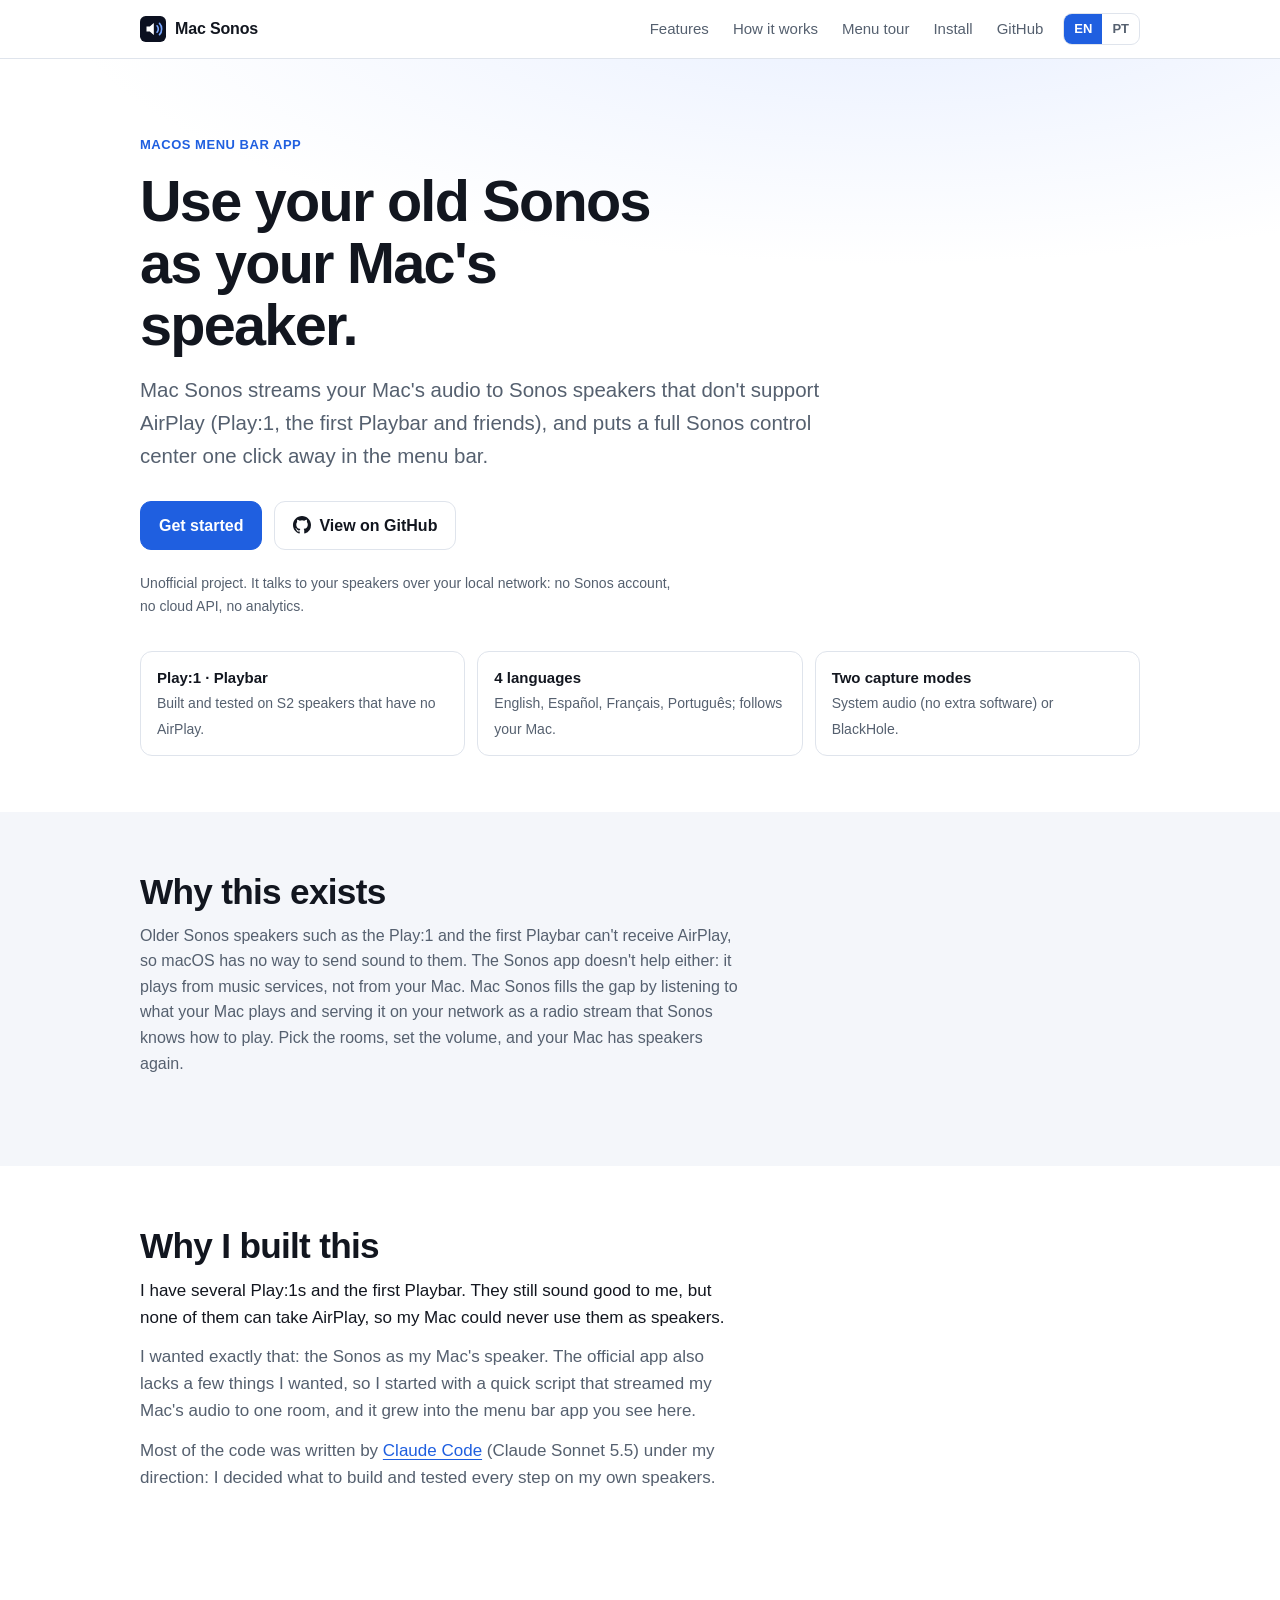
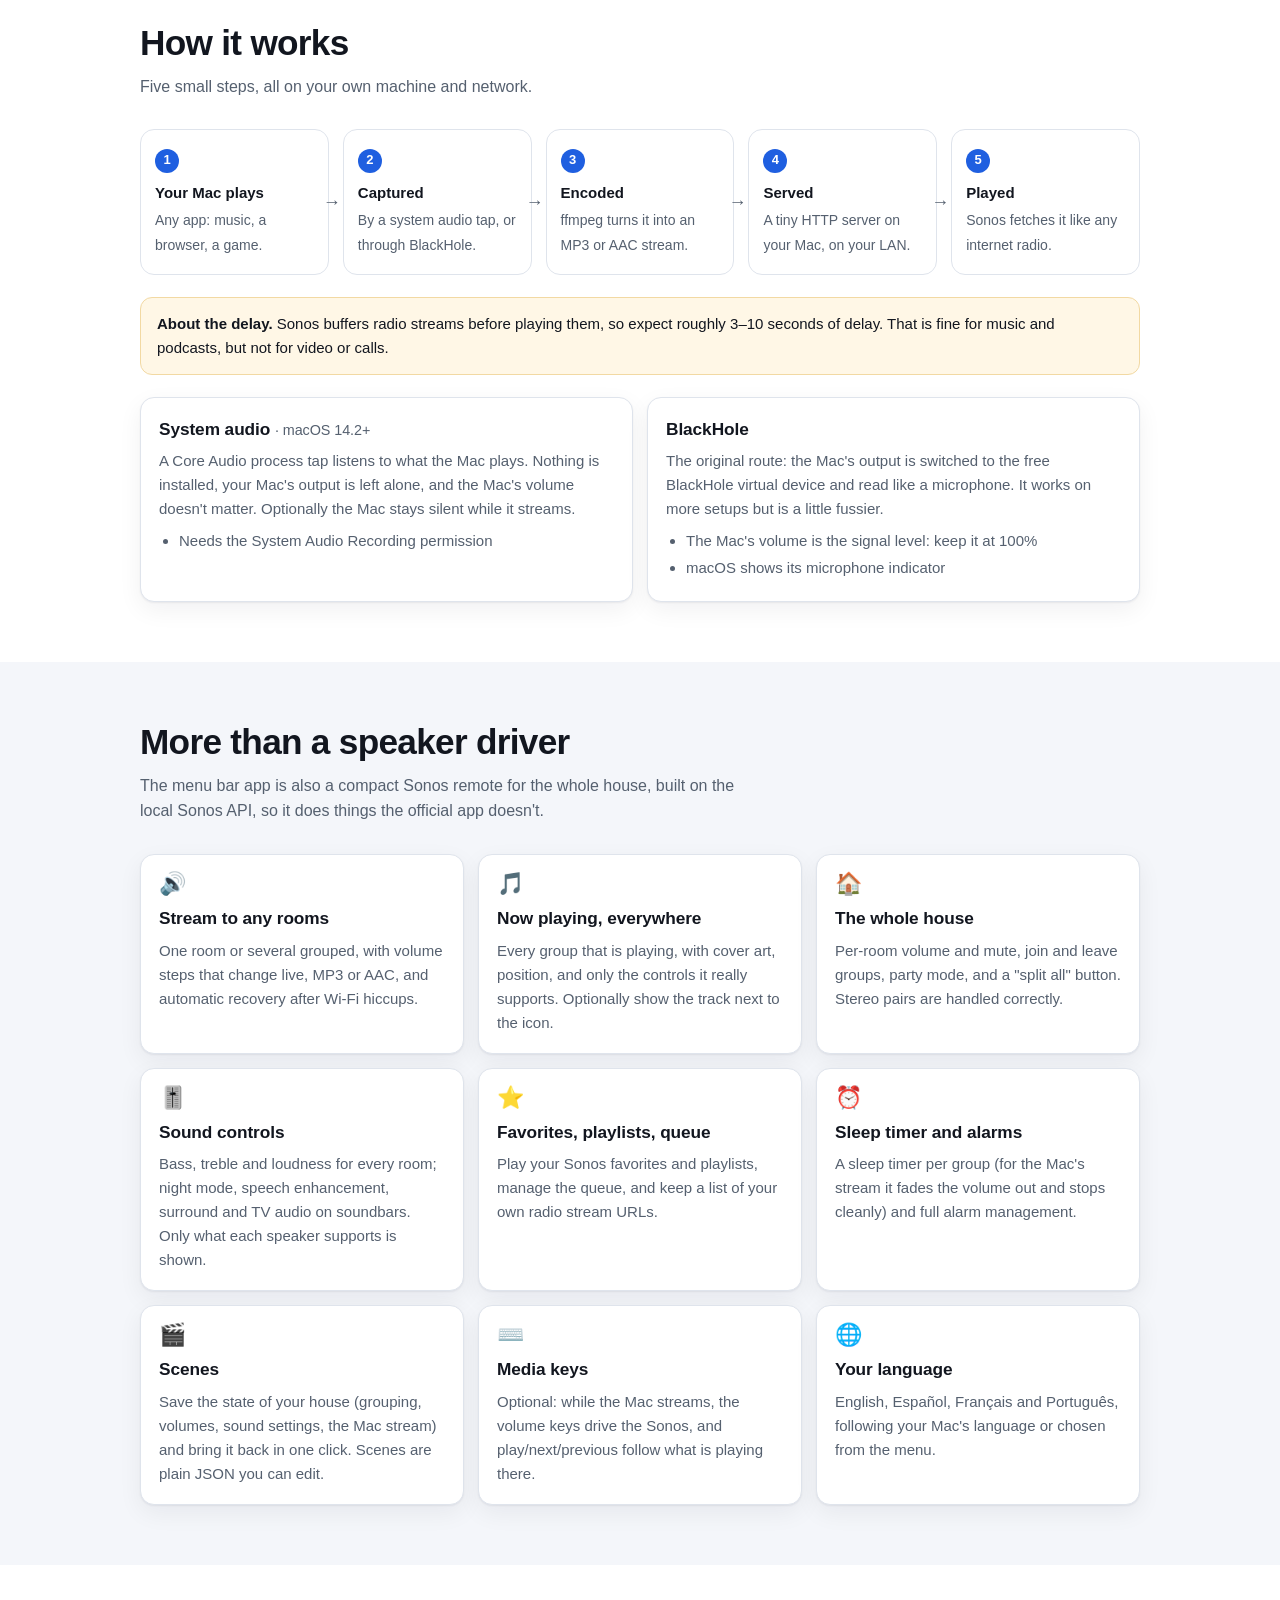
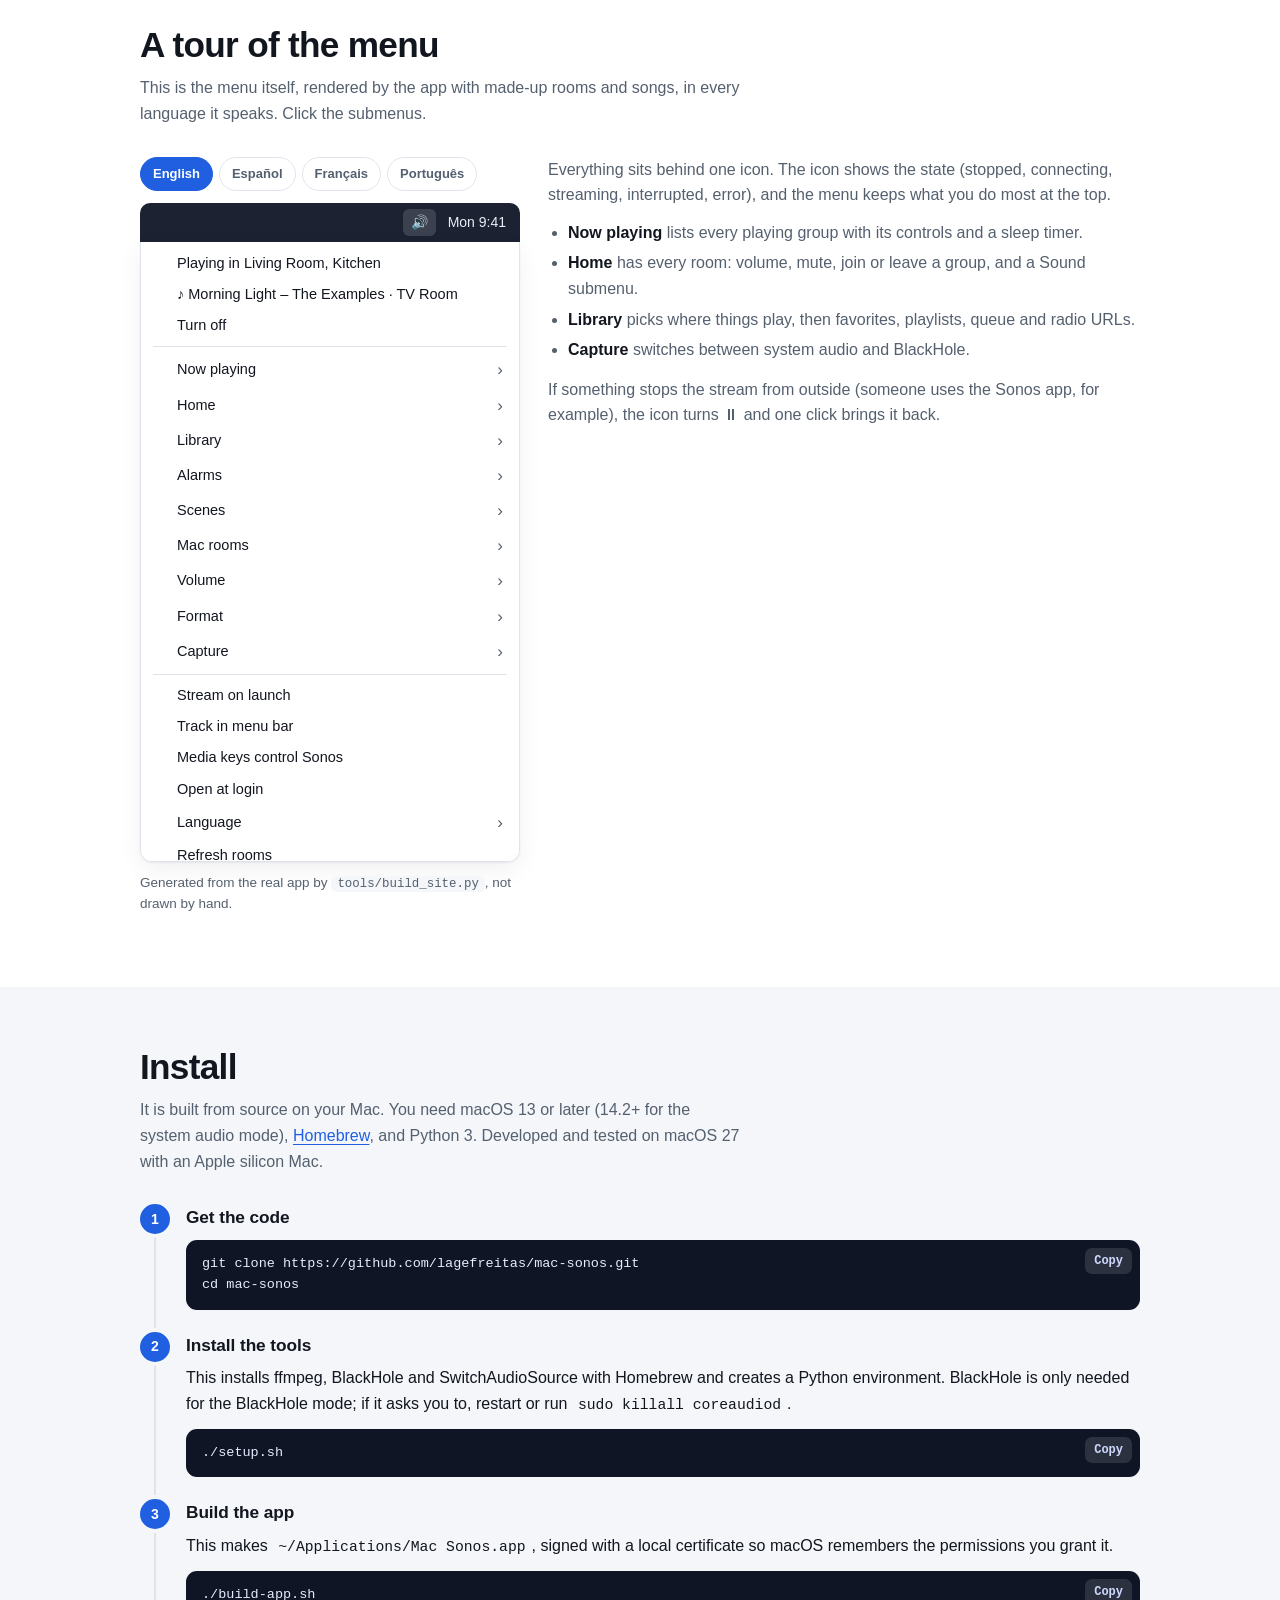
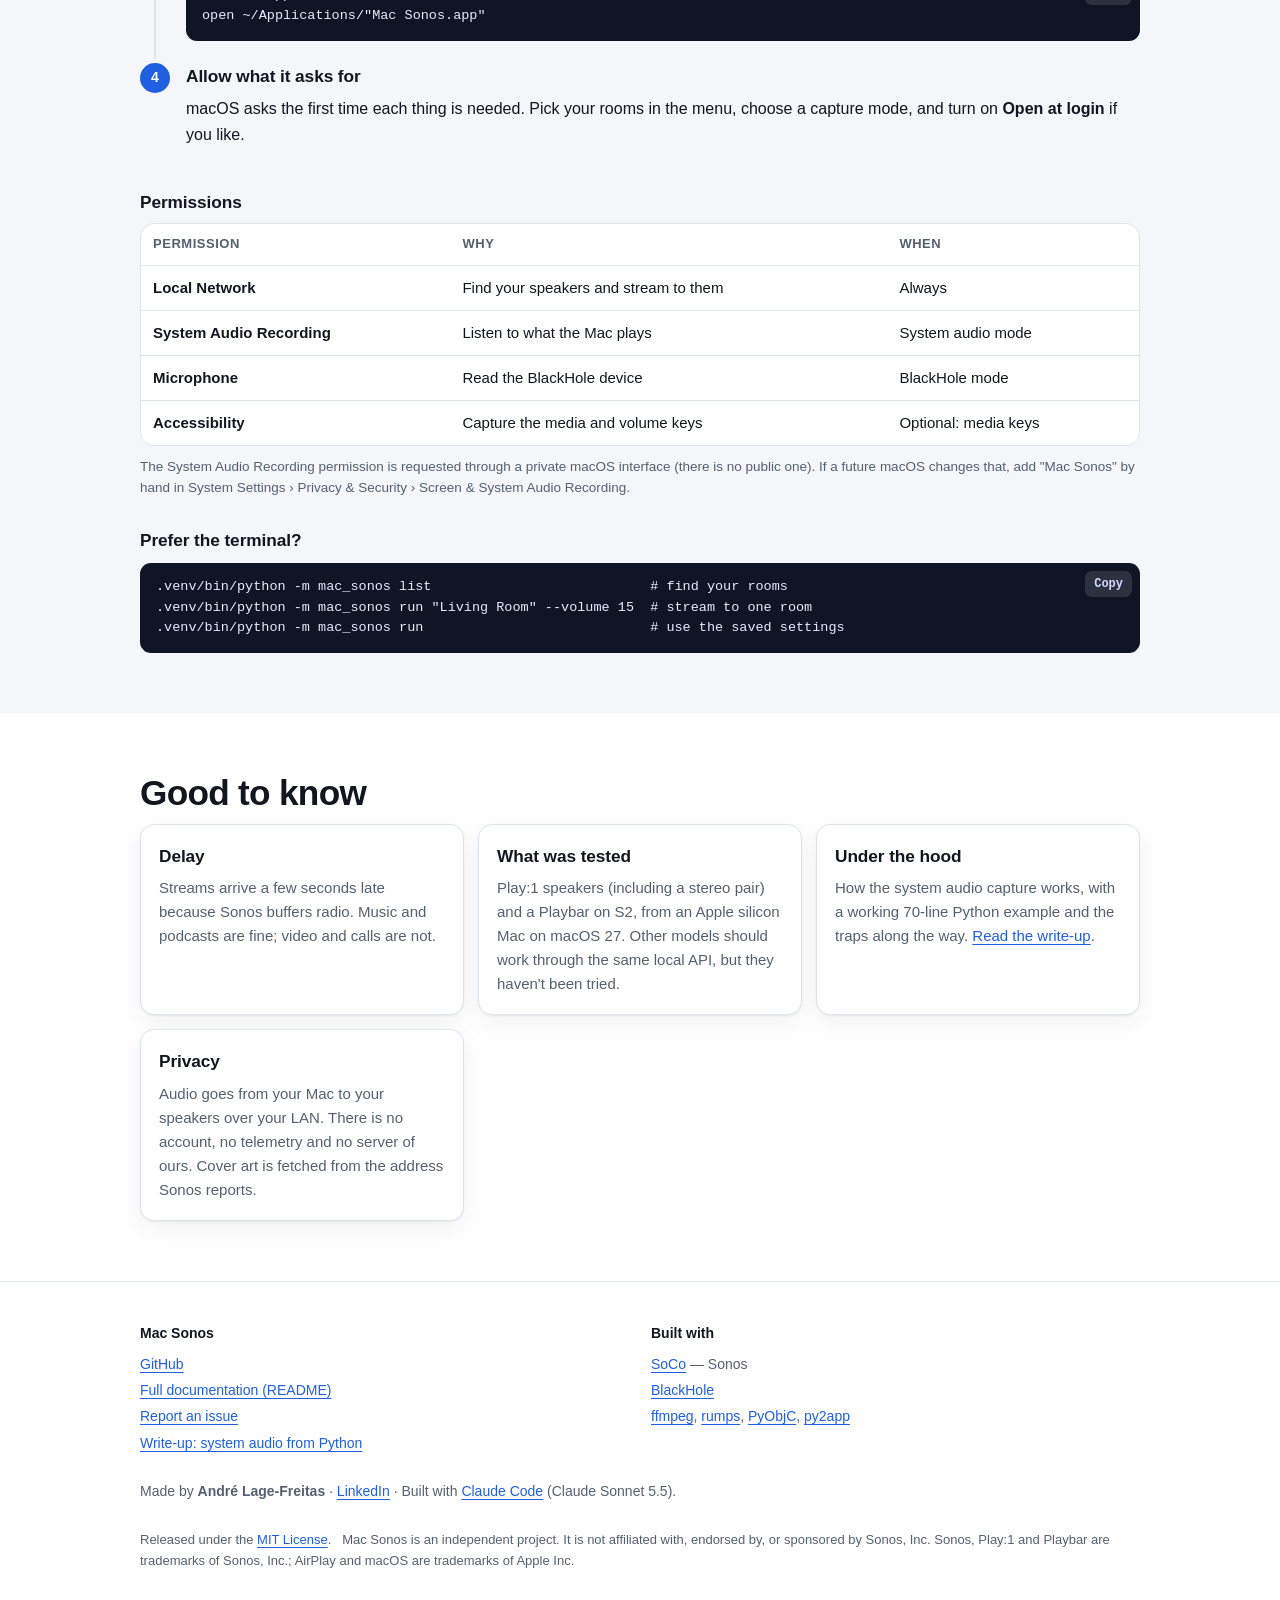
<file: docs/index.html>
<!doctype html>
<html lang="en" data-lang="en" data-title-en="Mac Sonos — use old Sonos speakers as your Mac's speaker" data-title-pt="Mac Sonos — use Sonos antigos como alto-falante do Mac">
<head>
<meta charset="utf-8">
<meta name="viewport" content="width=device-width, initial-scale=1">
<title>Mac Sonos — use old Sonos speakers as your Mac's speaker</title>
<meta name="description" content="A menu bar app that streams your Mac's audio to Sonos speakers without AirPlay (Play:1, Playbar and others), plus a full Sonos control center in the menu bar.">
<meta name="theme-color" content="#0b1020">
<link rel="canonical" href="https://lagefreitas.github.io/mac-sonos/">
<meta property="og:type" content="website">
<meta property="og:title" content="Mac Sonos">
<meta property="og:description" content="Use old Sonos speakers without AirPlay as your Mac's speaker, and control your whole Sonos from the menu bar.">
<meta property="og:url" content="https://lagefreitas.github.io/mac-sonos/">
<meta property="og:image" content="https://lagefreitas.github.io/mac-sonos/og.png">
<meta property="og:image:width" content="1200">
<meta property="og:image:height" content="630">
<meta property="og:image:alt" content="Mac Sonos: use your old Sonos as your Mac's speaker">
<meta name="twitter:card" content="summary_large_image">
<meta name="twitter:image" content="https://lagefreitas.github.io/mac-sonos/og.png">
<meta name="author" content="André Lage-Freitas">
<link rel="icon" href="data:image/svg+xml,%3Csvg xmlns='http://www.w3.org/2000/svg' viewBox='0 0 64 64'%3E%3Crect width='64' height='64' rx='14' fill='%230b1020'/%3E%3Cpath d='M16 26h8l10-9v30l-10-9h-8z' fill='%23fff'/%3E%3Cpath d='M42 24c4 4 4 12 0 16M48 18c7 7 7 21 0 28' fill='none' stroke='%237aa7ff' stroke-width='4' stroke-linecap='round'/%3E%3C/svg%3E">
<style>
:root{
  --bg:#ffffff; --bg2:#f4f6fa; --fg:#12161f; --muted:#55606f; --line:#dfe4ec; --card:#ffffff;
  --accent:#1f5fe0; --accent-fg:#ffffff; --accent-soft:#e8efff; --code-bg:#0f1524; --code-fg:#e6ecff;
  --warn-bg:#fff7e6; --warn-line:#f2d9a3; --shadow:0 1px 2px rgba(15,23,42,.06),0 8px 24px rgba(15,23,42,.06);
  --radius:14px; --maxw:1040px;
}
@media (prefers-color-scheme:dark){
  :root{
    --bg:#0b1020; --bg2:#10172a; --fg:#e8ecf5; --muted:#a2adc0; --line:#222c44; --card:#121a2f;
    --accent:#7aa7ff; --accent-fg:#0b1020; --accent-soft:#17234a; --code-bg:#070b16; --code-fg:#dfe7ff;
    --warn-bg:#2a2210; --warn-line:#5b4a1d; --shadow:none;
  }
}
*{box-sizing:border-box}
html{scroll-behavior:smooth;-webkit-text-size-adjust:100%}
body{margin:0;background:var(--bg);color:var(--fg);font:16px/1.6 -apple-system,BlinkMacSystemFont,"SF Pro Text","Segoe UI",Roboto,Helvetica,Arial,sans-serif}
a{color:var(--accent);text-underline-offset:3px}
a:hover{text-decoration-thickness:2px}
img,svg{max-width:100%}
.wrap{max-width:var(--maxw);margin:0 auto;padding:0 20px}
/* language switching: every translated block carries a lang attribute */
html[data-lang="en"] [lang="pt"],html[data-lang="pt"] [lang="en"]{display:none!important}

/* text that is only in English but stays visible in the Portuguese view */
html[data-lang="pt"] .keep[lang="en"]{display:revert!important}
.story{max-width:68ch}
.story p{color:var(--muted);font-size:17px}
.story p:first-child{color:var(--fg)}
.byline{margin:22px 0 14px;font-size:14px}
.byline a{white-space:nowrap}

/* header */
header.top{position:sticky;top:0;z-index:20;background:color-mix(in srgb,var(--bg) 88%,transparent);-webkit-backdrop-filter:saturate(1.4) blur(10px);backdrop-filter:saturate(1.4) blur(10px);border-bottom:1px solid var(--line)}
header.top .wrap{display:flex;align-items:center;gap:18px;height:58px}
.brand{font-weight:700;letter-spacing:-.01em;color:var(--fg);text-decoration:none;display:flex;align-items:center;gap:9px}
.brand .logo{width:26px;height:26px}
nav.links{margin-left:auto;display:flex;gap:4px;align-items:center}
nav.links a.l{color:var(--muted);text-decoration:none;padding:6px 10px;border-radius:8px;font-size:15px}
nav.links a.l:hover{color:var(--fg);background:var(--bg2)}
.lang{display:inline-flex;border:1px solid var(--line);border-radius:9px;overflow:hidden;margin-left:6px}
.lang button{all:unset;cursor:pointer;padding:5px 10px;font-size:13px;font-weight:600;color:var(--muted)}
.lang button[aria-pressed="true"]{background:var(--accent);color:var(--accent-fg)}
.lang button:focus-visible,.btn:focus-visible,.tab:focus-visible,summary:focus-visible,.copy:focus-visible,nav.links a:focus-visible{outline:2px solid var(--accent);outline-offset:2px}
@media (max-width:760px){nav.links a.l{display:none}}

/* hero */
.hero{padding:72px 0 56px;background:radial-gradient(1200px 400px at 70% -10%,var(--accent-soft),transparent 70%)}
.eyebrow{display:inline-block;font-size:13px;font-weight:600;letter-spacing:.04em;text-transform:uppercase;color:var(--accent);margin-bottom:14px}
h1{font-size:clamp(2.1rem,5.2vw,3.6rem);line-height:1.08;letter-spacing:-.03em;margin:0 0 18px;max-width:18ch}
.lead{font-size:clamp(1.05rem,2vw,1.28rem);color:var(--muted);max-width:60ch;margin:0 0 28px}
.cta{display:flex;gap:12px;flex-wrap:wrap;margin-bottom:22px}
.btn{display:inline-flex;align-items:center;gap:8px;padding:11px 18px;border-radius:11px;font-weight:600;text-decoration:none;border:1px solid var(--line);color:var(--fg);background:var(--card)}
.btn.primary{background:var(--accent);color:var(--accent-fg);border-color:var(--accent)}
.btn:hover{filter:brightness(1.06)}
.fine{font-size:14px;color:var(--muted);max-width:70ch}
.facts{display:grid;grid-template-columns:repeat(auto-fit,minmax(200px,1fr));gap:12px;margin-top:34px}
.fact{padding:14px 16px;border:1px solid var(--line);border-radius:12px;background:var(--card)}
.fact b{display:block;font-size:15px}
.fact span{font-size:14px;color:var(--muted)}

/* sections */
section{padding:60px 0}
section.alt{background:var(--bg2)}
h2{font-size:clamp(1.6rem,3.2vw,2.2rem);letter-spacing:-.02em;margin:0 0 10px;line-height:1.15}
.sub{color:var(--muted);max-width:68ch;margin:0 0 30px}
h3{font-size:1.08rem;margin:0 0 6px;letter-spacing:-.005em}
p{margin:0 0 12px}
.grid{display:grid;gap:14px;grid-template-columns:repeat(auto-fill,minmax(270px,1fr))}
.card{padding:18px;border:1px solid var(--line);border-radius:var(--radius);background:var(--card);box-shadow:var(--shadow)}
.card p{margin:0;color:var(--muted);font-size:15px}
.card .ic{font-size:22px;line-height:1;margin-bottom:10px}

/* how it works */
.flow{display:grid;grid-template-columns:repeat(5,1fr);gap:14px;counter-reset:s;margin:0 0 22px;padding:0;list-style:none}
.flow li{position:relative;padding:16px 14px;border:1px solid var(--line);border-radius:var(--radius);background:var(--card);counter-increment:s}
.flow li::before{content:counter(s);display:inline-grid;place-items:center;width:24px;height:24px;border-radius:50%;background:var(--accent);color:var(--accent-fg);font-size:13px;font-weight:700;margin-bottom:8px}
.flow li b{display:block;font-size:15px;margin-bottom:2px}
.flow li span{font-size:14px;color:var(--muted)}
.flow li:not(:last-child)::after{content:"→";position:absolute;right:-13px;top:50%;transform:translateY(-50%);color:var(--muted);font-size:18px;z-index:2}
@media (max-width:900px){.flow{grid-template-columns:1fr;gap:20px}.flow li:not(:last-child)::after{content:"↓";right:auto;left:50%;top:auto;bottom:-22px;transform:translateX(-50%)}}
.note{padding:14px 16px;border:1px solid var(--warn-line);background:var(--warn-bg);border-radius:12px;font-size:15px}
.two{display:grid;gap:14px;grid-template-columns:repeat(auto-fit,minmax(300px,1fr));margin-top:22px}
.two .card h3 small{font-weight:500;color:var(--muted)}
ul.tight{margin:8px 0 0;padding-left:20px;color:var(--muted);font-size:15px}
ul.tight li{margin:3px 0}

/* menu tour */
.tour{display:grid;grid-template-columns:minmax(280px,380px) 1fr;gap:28px;align-items:start}
@media (max-width:860px){.tour{grid-template-columns:1fr}}
.tabs{display:flex;gap:6px;flex-wrap:wrap;margin-bottom:12px}
.tab{all:unset;cursor:pointer;padding:6px 12px;border:1px solid var(--line);border-radius:999px;font-size:13px;font-weight:600;color:var(--muted);background:var(--card)}
.tab[aria-selected="true"]{background:var(--accent);color:var(--accent-fg);border-color:var(--accent)}
.menubar{display:flex;align-items:center;justify-content:flex-end;gap:12px;padding:6px 14px;border-radius:10px 10px 0 0;background:#1d2233;color:#e8ecf5;font-size:14px}
.menubar .item{padding:2px 8px;border-radius:6px;background:rgba(255,255,255,.14)}
.menu{border:1px solid var(--line);border-top:0;border-radius:0 0 12px 12px;background:var(--card);box-shadow:var(--shadow);padding:6px;font-size:14.5px;max-height:620px;overflow:auto}
.menu ul{list-style:none;margin:0;padding:0}
.menu li{margin:0}
.menu .row{display:flex;align-items:center;gap:6px;padding:4px 10px;border-radius:6px;min-height:28px}
.menu .check{width:14px;color:var(--accent);font-weight:700;flex:none}
.menu details>summary{list-style:none;cursor:pointer;display:flex;align-items:center;gap:6px;padding:4px 10px;border-radius:6px;min-height:28px}
.menu details>summary::-webkit-details-marker{display:none}
.menu details>summary::after{content:"›";margin-left:auto;color:var(--muted);font-size:17px;transition:transform .15s}
.menu details[open]>summary::after{transform:rotate(90deg)}
.menu details>summary:hover{background:var(--accent-soft)}
.menu details>ul{margin:2px 0 4px 16px;padding-left:8px;border-left:2px solid var(--line)}
.menu hr{border:0;border-top:1px solid var(--line);margin:5px 6px}
.tourtext p{color:var(--muted)}
.tourtext ul{padding-left:20px;margin:8px 0 14px;color:var(--muted)}
.tourtext li{margin:5px 0}
.tourtext li b{color:var(--fg)}
.caption{font-size:13.5px;color:var(--muted);margin-top:10px}

/* install */
.steps{counter-reset:st;list-style:none;padding:0;margin:0 0 8px}
.steps>li{counter-increment:st;position:relative;padding:0 0 22px 46px}
.steps>li::before{content:counter(st);position:absolute;left:0;top:0;width:30px;height:30px;border-radius:50%;background:var(--accent);color:var(--accent-fg);display:grid;place-items:center;font-weight:700;font-size:14px}
.steps>li:not(:last-child)::after{content:"";position:absolute;left:14px;top:34px;bottom:4px;width:2px;background:var(--line)}
pre{position:relative;margin:8px 0 0;padding:14px 64px 14px 16px;background:var(--code-bg);color:var(--code-fg);border-radius:11px;overflow:auto;font:13.5px/1.55 ui-monospace,SFMono-Regular,Menlo,Consolas,monospace}
code{font:0.92em ui-monospace,SFMono-Regular,Menlo,Consolas,monospace;background:var(--bg2);padding:1px 6px;border-radius:6px}
pre code{background:none;padding:0;font-size:inherit;color:inherit}
.copy{all:unset;cursor:pointer;position:absolute;top:8px;right:8px;font-size:12px;font-weight:600;padding:4px 9px;border-radius:7px;background:rgba(255,255,255,.12);color:#cdd8ff}
.copy:hover{background:rgba(255,255,255,.22)}
table{width:100%;border-collapse:collapse;font-size:15px}
th,td{text-align:left;padding:10px 12px;border-bottom:1px solid var(--line);vertical-align:top}
th{font-size:13px;text-transform:uppercase;letter-spacing:.04em;color:var(--muted)}
.tablewrap{overflow-x:auto;border:1px solid var(--line);border-radius:var(--radius);background:var(--card);margin-top:6px}
.tablewrap tr:last-child td{border-bottom:0}

footer{padding:40px 0 60px;border-top:1px solid var(--line);color:var(--muted);font-size:14px}
footer .cols{display:grid;gap:22px;grid-template-columns:repeat(auto-fit,minmax(240px,1fr))}
footer h4{margin:0 0 8px;color:var(--fg);font-size:14px}
footer ul{list-style:none;padding:0;margin:0}
footer li{margin:4px 0}
.disclaimer{margin-top:28px;font-size:13px}
@media (prefers-reduced-motion:reduce){html{scroll-behavior:auto}*{transition:none!important}}

/* articles */
.prose{max-width:74ch;padding:52px 0 72px}
.prose h1{font-size:clamp(1.9rem,4.4vw,2.8rem);letter-spacing:-.025em;line-height:1.12;max-width:none;margin:0 0 10px}
.prose .deck{font-size:1.2rem;color:var(--muted);margin:0 0 12px}
.prose .meta{font-size:14px;color:var(--muted);margin:0 0 30px}
.prose h2{font-size:1.5rem;letter-spacing:-.015em;margin:44px 0 12px;scroll-margin-top:76px}
.prose p,.prose li{font-size:17px;line-height:1.72}
.prose ul{padding-left:22px}
.prose li{margin:7px 0}
.prose .tldr{padding:14px 18px;border:1px solid var(--line);border-left:4px solid var(--accent);border-radius:10px;background:var(--card)}
.prose pre{margin:18px 0;font-size:13px}
.prose .back{margin-top:44px;font-size:15px}

</style>
</head>
<body>

<header class="top">
  <div class="wrap">
    <a class="brand" href="#top" aria-label="Mac Sonos">
      <svg class="logo" viewBox="0 0 64 64" aria-hidden="true"><rect width="64" height="64" rx="14" fill="#0b1020"/><path d="M16 26h8l10-9v30l-10-9h-8z" fill="#fff"/><path d="M42 24c4 4 4 12 0 16M48 18c7 7 7 21 0 28" fill="none" stroke="#7aa7ff" stroke-width="4" stroke-linecap="round"/></svg>
      Mac Sonos
    </a>
    <nav class="links" aria-label="Main">
      <a class="l" href="#features"><span lang="en">Features</span><span lang="pt">Recursos</span></a>
      <a class="l" href="#how"><span lang="en">How it works</span><span lang="pt">Como funciona</span></a>
      <a class="l" href="#tour"><span lang="en">Menu tour</span><span lang="pt">Tour do menu</span></a>
      <a class="l" href="#install"><span lang="en">Install</span><span lang="pt">Instalar</span></a>
      <a class="l" href="https://github.com/lagefreitas/mac-sonos">GitHub</a>
      <span class="lang" role="group" aria-label="Language">
        <button type="button" data-set-lang="en" aria-pressed="true">EN</button>
        <button type="button" data-set-lang="pt" aria-pressed="false">PT</button>
      </span>
    </nav>
  </div>
</header>


<main id="top">

<section class="hero">
  <div class="wrap">
    <span class="eyebrow"><span lang="en">macOS menu bar app</span><span lang="pt">App de barra de menus do macOS</span></span>
    <h1><span lang="en">Use your old Sonos as your Mac's speaker.</span><span lang="pt">Use seu Sonos antigo como alto-falante do Mac.</span></h1>
    <p class="lead">
      <span lang="en">Mac Sonos streams your Mac's audio to Sonos speakers that don't support AirPlay (Play:1, the first Playbar and friends), and puts a full Sonos control center one click away in the menu bar.</span>
      <span lang="pt">O Mac Sonos transmite o áudio do Mac para Sonos sem AirPlay (Play:1, a primeira Playbar e companhia) e coloca um centro de controle Sonos completo a um clique, na barra de menus.</span>
    </p>
    <div class="cta">
      <a class="btn primary" href="#install"><span lang="en">Get started</span><span lang="pt">Começar</span></a>
      <a class="btn" href="https://github.com/lagefreitas/mac-sonos"><svg width="18" height="18" viewBox="0 0 16 16" fill="currentColor" aria-hidden="true"><path d="M8 0C3.58 0 0 3.58 0 8c0 3.54 2.29 6.53 5.47 7.59.4.07.55-.17.55-.38 0-.19-.01-.82-.01-1.49-2.01.37-2.53-.49-2.69-.94-.09-.23-.48-.94-.82-1.13-.28-.15-.68-.52-.01-.53.63-.01 1.08.58 1.23.82.72 1.21 1.87.87 2.33.66.07-.52.28-.87.51-1.07-1.78-.2-3.64-.89-3.64-3.95 0-.87.31-1.59.82-2.15-.08-.2-.36-1.02.08-2.12 0 0 .67-.21 2.2.82a7.6 7.6 0 0 1 4 0c1.53-1.04 2.2-.82 2.2-.82.44 1.1.16 1.92.08 2.12.51.56.82 1.27.82 2.15 0 3.07-1.87 3.75-3.65 3.95.29.25.54.73.54 1.48 0 1.07-.01 1.93-.01 2.2 0 .21.15.46.55.38A8.01 8.01 0 0 0 16 8c0-4.42-3.58-8-8-8z"/></svg><span lang="en">View on GitHub</span><span lang="pt">Ver no GitHub</span></a>
    </div>
    <p class="fine">
      <span lang="en">Unofficial project. It talks to your speakers over your local network: no Sonos account, no cloud API, no analytics.</span>
      <span lang="pt">Projeto não oficial. Fala com os alto-falantes pela sua rede local: sem conta Sonos, sem API em nuvem, sem telemetria.</span>
    </p>
    <div class="facts">
      <div class="fact"><b>Play:1 · Playbar</b><span lang="en">Built and tested on S2 speakers that have no AirPlay.</span><span lang="pt">Feito e testado em alto-falantes S2 sem AirPlay.</span></div>
      <div class="fact"><b lang="en">4 languages</b><b lang="pt">4 idiomas</b><span lang="en">English, Español, Français, Português; follows your Mac.</span><span lang="pt">English, Español, Français, Português; segue o seu Mac.</span></div>
      <div class="fact"><b lang="en">Two capture modes</b><b lang="pt">Dois modos de captura</b><span lang="en">System audio (no extra software) or BlackHole.</span><span lang="pt">Áudio do sistema (sem software extra) ou BlackHole.</span></div>
    </div>
  </div>
</section>

<section id="why" class="alt">
  <div class="wrap">
    <h2><span lang="en">Why this exists</span><span lang="pt">Por que isso existe</span></h2>
    <p class="sub">
      <span lang="en">Older Sonos speakers such as the Play:1 and the first Playbar can't receive AirPlay, so macOS has no way to send sound to them. The Sonos app doesn't help either: it plays from music services, not from your Mac. Mac Sonos fills the gap by listening to what your Mac plays and serving it on your network as a radio stream that Sonos knows how to play. Pick the rooms, set the volume, and your Mac has speakers again.</span>
      <span lang="pt">Sonos antigos, como a Play:1 e a primeira Playbar, não recebem AirPlay, então o macOS não tem como enviar som para eles. O app da Sonos também não resolve: ele toca de serviços de música, não do seu Mac. O Mac Sonos preenche essa lacuna: escuta o que o Mac toca e serve isso na sua rede como uma rádio que o Sonos sabe tocar. Escolha os cômodos, ajuste o volume, e o Mac volta a ter caixas de som.</span>
    </p>
  </div>
</section>

<section id="story">
  <div class="wrap">
    <h2 class="keep" lang="en">Why I built this</h2>
    <div class="story keep" lang="en">
      <p>I have several Play:1s and the first Playbar. They still sound good to me, but none of them can take AirPlay, so my Mac could never use them as speakers.</p>
      <p>I wanted exactly that: the Sonos as my Mac's speaker. The official app also lacks a few things I wanted, so I started with a quick script that streamed my Mac's audio to one room, and it grew into the menu bar app you see here.</p>
      <p>Most of the code was written by <a href="https://claude.com/claude-code">Claude Code</a> (Claude Sonnet 5.5) under my direction: I decided what to build and tested every step on my own speakers.</p>
    </div>
  </div>
</section>

<section id="how">
  <div class="wrap">
    <h2><span lang="en">How it works</span><span lang="pt">Como funciona</span></h2>
    <p class="sub"><span lang="en">Five small steps, all on your own machine and network.</span><span lang="pt">Cinco passos pequenos, todos na sua máquina e na sua rede.</span></p>
    <ol class="flow">
      <li><b lang="en">Your Mac plays</b><b lang="pt">O Mac toca</b><span lang="en">Any app: music, a browser, a game.</span><span lang="pt">Qualquer app: música, navegador, jogo.</span></li>
      <li><b lang="en">Captured</b><b lang="pt">Capturado</b><span lang="en">By a system audio tap, or through BlackHole.</span><span lang="pt">Por um tap de áudio do sistema, ou pelo BlackHole.</span></li>
      <li><b lang="en">Encoded</b><b lang="pt">Codificado</b><span lang="en">ffmpeg turns it into an MP3 or AAC stream.</span><span lang="pt">O ffmpeg transforma em um stream MP3 ou AAC.</span></li>
      <li><b lang="en">Served</b><b lang="pt">Servido</b><span lang="en">A tiny HTTP server on your Mac, on your LAN.</span><span lang="pt">Um servidor HTTP minúsculo no Mac, na sua LAN.</span></li>
      <li><b lang="en">Played</b><b lang="pt">Tocado</b><span lang="en">Sonos fetches it like any internet radio.</span><span lang="pt">O Sonos busca como qualquer rádio da internet.</span></li>
    </ol>
    <div class="note">
      <span lang="en"><b>About the delay.</b> Sonos buffers radio streams before playing them, so expect roughly 3–10 seconds of delay. That is fine for music and podcasts, but not for video or calls.</span>
      <span lang="pt"><b>Sobre o atraso.</b> O Sonos guarda um buffer dos streams de rádio antes de tocar, então espere de 3 a 10 segundos de atraso. Serve para música e podcasts, mas não para vídeo ou chamadas.</span>
    </div>
    <div class="two">
      <div class="card">
        <h3><span lang="en">System audio</span><span lang="pt">Áudio do sistema</span> <small>· macOS 14.2+</small></h3>
        <p lang="en">A Core Audio process tap listens to what the Mac plays. Nothing is installed, your Mac's output is left alone, and the Mac's volume doesn't matter. Optionally the Mac stays silent while it streams.</p>
        <p lang="pt">Um tap de processo do Core Audio escuta o que o Mac toca. Nada para instalar, a saída do Mac fica intocada e o volume do Mac não importa. Opcionalmente, o Mac fica em silêncio enquanto transmite.</p>
        <ul class="tight">
          <li lang="en">Needs the System Audio Recording permission</li><li lang="pt">Precisa da permissão de Gravação de Áudio do Sistema</li>
        </ul>
      </div>
      <div class="card">
        <h3>BlackHole</h3>
        <p lang="en">The original route: the Mac's output is switched to the free BlackHole virtual device and read like a microphone. It works on more setups but is a little fussier.</p>
        <p lang="pt">O caminho original: a saída do Mac vai para o dispositivo virtual gratuito BlackHole e é lida como um microfone. Funciona em mais cenários, mas é um pouco mais chato.</p>
        <ul class="tight">
          <li lang="en">The Mac's volume is the signal level: keep it at 100%</li><li lang="pt">O volume do Mac é o nível do sinal: deixe em 100%</li>
          <li lang="en">macOS shows its microphone indicator</li><li lang="pt">O macOS mostra o indicador de microfone</li>
        </ul>
      </div>
    </div>
  </div>
</section>

<section id="features" class="alt">
  <div class="wrap">
    <h2><span lang="en">More than a speaker driver</span><span lang="pt">Mais que um driver de caixa de som</span></h2>
    <p class="sub"><span lang="en">The menu bar app is also a compact Sonos remote for the whole house, built on the local Sonos API, so it does things the official app doesn't.</span><span lang="pt">O app de barra de menus também é um controle Sonos compacto para a casa toda, feito sobre a API local da Sonos, e por isso faz coisas que o app oficial não faz.</span></p>
    <div class="grid">
      <div class="card"><div class="ic">🔊</div><h3 lang="en">Stream to any rooms</h3><h3 lang="pt">Transmita para os cômodos</h3><p lang="en">One room or several grouped, with volume steps that change live, MP3 or AAC, and automatic recovery after Wi-Fi hiccups.</p><p lang="pt">Um cômodo ou vários agrupados, com passos de volume que mudam ao vivo, MP3 ou AAC e recuperação automática depois de falhas do Wi-Fi.</p></div>
      <div class="card"><div class="ic">🎵</div><h3 lang="en">Now playing, everywhere</h3><h3 lang="pt">Tocando agora, em todo lugar</h3><p lang="en">Every group that is playing, with cover art, position, and only the controls it really supports. Optionally show the track next to the icon.</p><p lang="pt">Cada grupo que está tocando, com capa, posição e só os controles que ele realmente suporta. Opcionalmente, mostra a faixa ao lado do ícone.</p></div>
      <div class="card"><div class="ic">🏠</div><h3 lang="en">The whole house</h3><h3 lang="pt">A casa toda</h3><p lang="en">Per-room volume and mute, join and leave groups, party mode, and a "split all" button. Stereo pairs are handled correctly.</p><p lang="pt">Volume e mudo por cômodo, entrar e sair de grupos, modo festa e um botão "separar todos". Pares estéreo são tratados corretamente.</p></div>
      <div class="card"><div class="ic">🎚️</div><h3 lang="en">Sound controls</h3><h3 lang="pt">Controles de som</h3><p lang="en">Bass, treble and loudness for every room; night mode, speech enhancement, surround and TV audio on soundbars. Only what each speaker supports is shown.</p><p lang="pt">Graves, agudos e loudness em todos os cômodos; modo noite, realce de diálogo, surround e áudio da TV nas soundbars. Só aparece o que cada aparelho suporta.</p></div>
      <div class="card"><div class="ic">⭐</div><h3 lang="en">Favorites, playlists, queue</h3><h3 lang="pt">Favoritos, playlists, fila</h3><p lang="en">Play your Sonos favorites and playlists, manage the queue, and keep a list of your own radio stream URLs.</p><p lang="pt">Toque seus favoritos e playlists do Sonos, gerencie a fila e guarde uma lista de URLs de rádio própria.</p></div>
      <div class="card"><div class="ic">⏰</div><h3 lang="en">Sleep timer and alarms</h3><h3 lang="pt">Soneca e alarmes</h3><p lang="en">A sleep timer per group (for the Mac's stream it fades the volume out and stops cleanly) and full alarm management.</p><p lang="pt">Soneca por grupo (no stream do Mac, o volume faz fade e para sem corte) e gerenciamento completo de alarmes.</p></div>
      <div class="card"><div class="ic">🎬</div><h3 lang="en">Scenes</h3><h3 lang="pt">Cenas</h3><p lang="en">Save the state of your house (grouping, volumes, sound settings, the Mac stream) and bring it back in one click. Scenes are plain JSON you can edit.</p><p lang="pt">Salve o estado da casa (agrupamento, volumes, som, o stream do Mac) e traga de volta com um clique. As cenas são JSON simples, editáveis.</p></div>
      <div class="card"><div class="ic">⌨️</div><h3 lang="en">Media keys</h3><h3 lang="pt">Teclas de mídia</h3><p lang="en">Optional: while the Mac streams, the volume keys drive the Sonos, and play/next/previous follow what is playing there.</p><p lang="pt">Opcional: enquanto o Mac transmite, as teclas de volume controlam o Sonos, e play/próxima/anterior seguem o que está tocando lá.</p></div>
      <div class="card"><div class="ic">🌐</div><h3 lang="en">Your language</h3><h3 lang="pt">No seu idioma</h3><p lang="en">English, Español, Français and Português, following your Mac's language or chosen from the menu.</p><p lang="pt">English, Español, Français e Português, seguindo o idioma do Mac ou escolhido no menu.</p></div>
    </div>
  </div>
</section>

<section id="tour">
  <div class="wrap">
    <h2><span lang="en">A tour of the menu</span><span lang="pt">Um tour pelo menu</span></h2>
    <p class="sub"><span lang="en">This is the menu itself, rendered by the app with made-up rooms and songs, in every language it speaks. Click the submenus.</span><span lang="pt">Este é o próprio menu, gerado pelo app com cômodos e músicas inventados, em cada idioma que ele fala. Clique nos submenus.</span></p>
    <div class="tour">
      <div>
        <div class="tabs" role="tablist" aria-label="Menu language" id="tourtabs"></div>
        <div class="menubar" aria-hidden="true"><span class="item" id="tourIcon">🔊</span><span>Mon 9:41</span></div>
        <div class="menu" id="tourmenu"></div>
        <p class="caption"><span lang="en">Generated from the real app by <code>tools/build_site.py</code>, not drawn by hand.</span><span lang="pt">Gerado a partir do app real por <code>tools/build_site.py</code>, não desenhado à mão.</span></p>
      </div>
      <div class="tourtext">
        <p lang="en">Everything sits behind one icon. The icon shows the state (stopped, connecting, streaming, interrupted, error), and the menu keeps what you do most at the top.</p>
        <p lang="pt">Tudo fica atrás de um único ícone. Ele mostra o estado (parado, conectando, transmitindo, interrompido, erro), e o menu deixa no topo o que você mais faz.</p>
        <ul lang="en">
          <li><b>Now playing</b> lists every playing group with its controls and a sleep timer.</li>
          <li><b>Home</b> has every room: volume, mute, join or leave a group, and a Sound submenu.</li>
          <li><b>Library</b> picks where things play, then favorites, playlists, queue and radio URLs.</li>
          <li><b>Capture</b> switches between system audio and BlackHole.</li>
        </ul>
        <ul lang="pt">
          <li><b>Agora tocando</b> lista cada grupo que toca, com seus controles e uma soneca.</li>
          <li><b>Casa</b> tem todos os cômodos: volume, mudo, entrar ou sair de um grupo e um submenu de Som.</li>
          <li><b>Biblioteca</b> escolhe onde as coisas tocam e abre favoritos, playlists, fila e URLs de rádio.</li>
          <li><b>Captura</b> alterna entre áudio do sistema e BlackHole.</li>
        </ul>
        <p lang="en">If something stops the stream from outside (someone uses the Sonos app, for example), the icon turns ⏸ and one click brings it back.</p>
        <p lang="pt">Se algo para o stream por fora (alguém usa o app da Sonos, por exemplo), o ícone vira ⏸ e um clique o traz de volta.</p>
      </div>
    </div>
  </div>
</section>

<section id="install" class="alt">
  <div class="wrap">
    <h2><span lang="en">Install</span><span lang="pt">Instalar</span></h2>
    <p class="sub">
      <span lang="en">It is built from source on your Mac. You need macOS 13 or later (14.2+ for the system audio mode), <a href="https://brew.sh">Homebrew</a>, and Python 3. Developed and tested on macOS 27 with an Apple silicon Mac.</span>
      <span lang="pt">Ele é compilado a partir do código-fonte no seu Mac. Você precisa de macOS 13 ou mais novo (14.2+ para o modo de áudio do sistema), do <a href="https://brew.sh">Homebrew</a> e do Python 3. Desenvolvido e testado no macOS 27, em um Mac com Apple silicon.</span>
    </p>
    <ol class="steps">
      <li>
        <h3 lang="en">Get the code</h3><h3 lang="pt">Baixe o código</h3>
        <pre><code>git clone https://github.com/lagefreitas/mac-sonos.git
cd mac-sonos</code><button class="copy" type="button" data-copy>Copy</button></pre>
      </li>
      <li>
        <h3 lang="en">Install the tools</h3><h3 lang="pt">Instale as ferramentas</h3>
        <p lang="en">This installs ffmpeg, BlackHole and SwitchAudioSource with Homebrew and creates a Python environment. BlackHole is only needed for the BlackHole mode; if it asks you to, restart or run <code>sudo killall coreaudiod</code>.</p>
        <p lang="pt">Isso instala ffmpeg, BlackHole e SwitchAudioSource pelo Homebrew e cria um ambiente Python. O BlackHole só é necessário no modo BlackHole; se ele pedir, reinicie ou rode <code>sudo killall coreaudiod</code>.</p>
        <pre><code>./setup.sh</code><button class="copy" type="button" data-copy>Copy</button></pre>
      </li>
      <li>
        <h3 lang="en">Build the app</h3><h3 lang="pt">Compile o app</h3>
        <p lang="en">This makes <code>~/Applications/Mac Sonos.app</code>, signed with a local certificate so macOS remembers the permissions you grant it.</p>
        <p lang="pt">Isso cria o <code>~/Applications/Mac Sonos.app</code>, assinado com um certificado local para o macOS lembrar das permissões que você conceder.</p>
        <pre><code>./build-app.sh
open ~/Applications/"Mac Sonos.app"</code><button class="copy" type="button" data-copy>Copy</button></pre>
      </li>
      <li>
        <h3 lang="en">Allow what it asks for</h3><h3 lang="pt">Permita o que ele pedir</h3>
        <p lang="en">macOS asks the first time each thing is needed. Pick your rooms in the menu, choose a capture mode, and turn on <b>Open at login</b> if you like.</p>
        <p lang="pt">O macOS pergunta na primeira vez que cada coisa é necessária. Escolha os cômodos no menu, o modo de captura e ative <b>Abrir no login</b> se quiser.</p>
      </li>
    </ol>

    <h3 style="margin-top:8px"><span lang="en">Permissions</span><span lang="pt">Permissões</span></h3>
    <div class="tablewrap"><table>
      <thead><tr><th><span lang="en">Permission</span><span lang="pt">Permissão</span></th><th><span lang="en">Why</span><span lang="pt">Para quê</span></th><th><span lang="en">When</span><span lang="pt">Quando</span></th></tr></thead>
      <tbody>
        <tr><td><b>Local Network</b></td><td><span lang="en">Find your speakers and stream to them</span><span lang="pt">Achar os alto-falantes e transmitir para eles</span></td><td><span lang="en">Always</span><span lang="pt">Sempre</span></td></tr>
        <tr><td><b>System Audio Recording</b></td><td><span lang="en">Listen to what the Mac plays</span><span lang="pt">Escutar o que o Mac toca</span></td><td><span lang="en">System audio mode</span><span lang="pt">Modo áudio do sistema</span></td></tr>
        <tr><td><b>Microphone</b></td><td><span lang="en">Read the BlackHole device</span><span lang="pt">Ler o dispositivo BlackHole</span></td><td><span lang="en">BlackHole mode</span><span lang="pt">Modo BlackHole</span></td></tr>
        <tr><td><b>Accessibility</b></td><td><span lang="en">Capture the media and volume keys</span><span lang="pt">Capturar as teclas de mídia e de volume</span></td><td><span lang="en">Optional: media keys</span><span lang="pt">Opcional: teclas de mídia</span></td></tr>
      </tbody>
    </table></div>
    <p class="caption">
      <span lang="en">The System Audio Recording permission is requested through a private macOS interface (there is no public one). If a future macOS changes that, add "Mac Sonos" by hand in System Settings › Privacy &amp; Security › Screen &amp; System Audio Recording.</span>
      <span lang="pt">A permissão de Gravação de Áudio do Sistema é pedida por uma interface privada do macOS (não existe uma pública). Se um macOS futuro mudar isso, adicione o "Mac Sonos" à mão em Ajustes do Sistema › Privacidade e Segurança › Gravação de Tela e Áudio do Sistema.</span>
    </p>

    <h3 style="margin-top:28px"><span lang="en">Prefer the terminal?</span><span lang="pt">Prefere o terminal?</span></h3>
    <pre lang="en"><code>.venv/bin/python -m mac_sonos list                           # find your rooms
.venv/bin/python -m mac_sonos run "Living Room" --volume 15  # stream to one room
.venv/bin/python -m mac_sonos run                            # use the saved settings</code><button class="copy" type="button" data-copy>Copy</button></pre>
    <pre lang="pt"><code>.venv/bin/python -m mac_sonos list                           # lista os cômodos
.venv/bin/python -m mac_sonos run "Living Room" --volume 15  # transmite para um cômodo
.venv/bin/python -m mac_sonos run                            # usa as configurações salvas</code><button class="copy" type="button" data-copy>Copiar</button></pre>
  </div>
</section>

<section id="notes">
  <div class="wrap">
    <h2><span lang="en">Good to know</span><span lang="pt">Bom saber</span></h2>
    <div class="grid">
      <div class="card"><h3 lang="en">Delay</h3><h3 lang="pt">Atraso</h3><p lang="en">Streams arrive a few seconds late because Sonos buffers radio. Music and podcasts are fine; video and calls are not.</p><p lang="pt">Os streams chegam alguns segundos atrasados porque o Sonos faz buffer de rádio. Música e podcasts vão bem; vídeo e chamadas, não.</p></div>
      <div class="card"><h3 lang="en">What was tested</h3><h3 lang="pt">O que foi testado</h3><p lang="en">Play:1 speakers (including a stereo pair) and a Playbar on S2, from an Apple silicon Mac on macOS 27. Other models should work through the same local API, but they haven't been tried.</p><p lang="pt">Alto-falantes Play:1 (inclusive um par estéreo) e uma Playbar no S2, a partir de um Mac com Apple silicon no macOS 27. Outros modelos devem funcionar pela mesma API local, mas não foram testados.</p></div>
      <div class="card"><h3 lang="en">Under the hood</h3><h3 lang="pt">Por dentro</h3><p lang="en">How the system audio capture works, with a working 70-line Python example and the traps along the way. <a href="articles/core-audio-tap-from-python/">Read the write-up</a>.</p><p lang="pt">Como funciona a captura do áudio do sistema, com um exemplo de 70 linhas em Python e as armadilhas do caminho. <a href="articles/core-audio-tap-from-python/">Leia o artigo</a> (em inglês).</p></div>
      <div class="card"><h3 lang="en">Privacy</h3><h3 lang="pt">Privacidade</h3><p lang="en">Audio goes from your Mac to your speakers over your LAN. There is no account, no telemetry and no server of ours. Cover art is fetched from the address Sonos reports.</p><p lang="pt">O áudio vai do seu Mac aos alto-falantes pela sua LAN. Não há conta, telemetria nem servidor nosso. As capas vêm do endereço que o Sonos informa.</p></div>
    </div>
  </div>
</section>

</main>

<footer>
  <div class="wrap">
    <div class="cols">
      <div>
        <h4>Mac Sonos</h4>
        <ul>
          <li><a href="https://github.com/lagefreitas/mac-sonos">GitHub</a></li>
          <li><a href="https://github.com/lagefreitas/mac-sonos#readme"><span lang="en">Full documentation (README)</span><span lang="pt">Documentação completa (README)</span></a></li>
          <li><a href="https://github.com/lagefreitas/mac-sonos/issues"><span lang="en">Report an issue</span><span lang="pt">Reportar um problema</span></a></li>
          <li><a href="articles/core-audio-tap-from-python/"><span lang="en">Write-up: system audio from Python</span><span lang="pt">Artigo: áudio do sistema com Python (em inglês)</span></a></li>
        </ul>
      </div>
      <div>
        <h4><span lang="en">Built with</span><span lang="pt">Feito com</span></h4>
        <ul>
          <li><a href="https://github.com/SoCo/SoCo">SoCo</a> — Sonos</li>
          <li><a href="https://existential.audio/blackhole/">BlackHole</a></li>
          <li><a href="https://ffmpeg.org/">ffmpeg</a>, <a href="https://github.com/jaredks/rumps">rumps</a>, <a href="https://pyobjc.readthedocs.io/">PyObjC</a>, <a href="https://py2app.readthedocs.io/">py2app</a></li>
        </ul>
      </div>
    </div>
    <p class="byline keep" lang="en">Made by <b>André Lage-Freitas</b> · <a href="https://www.linkedin.com/in/lage/" rel="me">LinkedIn</a> · Built with <a href="https://claude.com/claude-code">Claude Code</a> (Claude Sonnet 5.5).</p>
    <p class="disclaimer">
      <span lang="en">Released under the <a href="https://github.com/lagefreitas/mac-sonos/blob/main/LICENSE">MIT License</a>.</span>
      <span lang="pt">Publicado sob a <a href="https://github.com/lagefreitas/mac-sonos/blob/main/LICENSE">Licença MIT</a>.</span>
      &nbsp;

      <span lang="en">Mac Sonos is an independent project. It is not affiliated with, endorsed by, or sponsored by Sonos, Inc. Sonos, Play:1 and Playbar are trademarks of Sonos, Inc.; AirPlay and macOS are trademarks of Apple Inc.</span>
      <span lang="pt">O Mac Sonos é um projeto independente. Não é afiliado, endossado nem patrocinado pela Sonos, Inc. Sonos, Play:1 e Playbar são marcas da Sonos, Inc.; AirPlay e macOS são marcas da Apple Inc.</span>
    </p>
  </div>
</footer>


<script>
const MENUS = {"en": {"icon": "🔊", "items": [{"title": "Playing in Living Room, Kitchen"}, {"title": "♪ Morning Light – The Examples · TV Room"}, {"title": "Turn off"}, {"separator": true}, {"title": "Now playing", "children": [{"title": "▶ Living Room + Kitchen", "children": [{"title": "Mac"}, {"separator": true}, {"title": "Sleep timer", "children": [{"title": "15 min"}, {"title": "30 min"}, {"title": "45 min"}, {"title": "60 min"}, {"title": "90 min"}, {"title": "120 min"}]}]}, {"title": "▶ TV Room", "children": [{"title": "Morning Light – The Examples"}, {"title": "Sample Album"}, {"title": "1:23 / 3:35"}, {"separator": true}, {"title": "⏮ Previous"}, {"title": "⏸ Pause"}, {"title": "⏭ Next"}, {"title": "⏪ −10s"}, {"title": "⏩ +30s"}, {"title": "Sleep timer", "children": [{"title": "15 min"}, {"title": "30 min"}, {"title": "45 min"}, {"title": "60 min"}, {"title": "90 min"}, {"title": "120 min"}]}]}]}, {"title": "Home", "children": [{"title": "Group: Living Room + Kitchen", "children": [{"title": "Volume +5"}, {"title": "Volume −5"}]}, {"title": "Living Room  ·  24%", "children": [{"title": "Volume: 24%"}, {"title": "Volume +5"}, {"title": "Volume −5"}, {"title": "Mute"}, {"separator": true}, {"title": "Join", "children": [{"title": "TV Room"}, {"title": "Bedroom"}]}, {"title": "Leave group"}, {"separator": true}, {"title": "Sound", "children": [{"title": "Bass: +2"}, {"title": "Bass +1"}, {"title": "Bass −1"}, {"title": "Treble: 0"}, {"title": "Treble +1"}, {"title": "Treble −1"}, {"title": "Loudness", "checked": true}]}]}, {"title": "Kitchen  ·  18%", "children": [{"title": "Volume: 18%"}, {"title": "Volume +5"}, {"title": "Volume −5"}, {"title": "Mute"}, {"separator": true}, {"title": "Join", "children": [{"title": "TV Room"}, {"title": "Bedroom"}]}, {"title": "Leave group"}, {"separator": true}, {"title": "Sound", "children": [{"title": "Bass: 0"}, {"title": "Bass +1"}, {"title": "Bass −1"}, {"title": "Treble: 0"}, {"title": "Treble +1"}, {"title": "Treble −1"}, {"title": "Loudness", "checked": true}]}]}, {"title": "TV Room  ·  30%", "children": [{"title": "Volume: 30%"}, {"title": "Volume +5"}, {"title": "Volume −5"}, {"title": "Mute"}, {"separator": true}, {"title": "Join", "children": [{"title": "Living Room"}, {"title": "Bedroom"}]}, {"separator": true}, {"title": "Sound", "children": [{"title": "Bass: +2"}, {"title": "Bass +1"}, {"title": "Bass −1"}, {"title": "Treble: 0"}, {"title": "Treble +1"}, {"title": "Treble −1"}, {"title": "Loudness", "checked": true}, {"title": "Night mode"}, {"title": "Speech enhancement", "checked": true}, {"title": "Surround", "checked": true}, {"title": "TV audio"}]}]}, {"title": "Bedroom  ·  15%", "children": [{"title": "Volume: 15%"}, {"title": "Volume +5"}, {"title": "Volume −5"}, {"title": "Mute"}, {"separator": true}, {"title": "Join", "children": [{"title": "Living Room"}, {"title": "TV Room"}]}, {"separator": true}, {"title": "Sound", "children": [{"title": "Bass: 0"}, {"title": "Bass +1"}, {"title": "Bass −1"}, {"title": "Treble: 0"}, {"title": "Treble +1"}, {"title": "Treble −1"}, {"title": "Loudness", "checked": true}]}]}, {"separator": true}, {"title": "Join all (party mode)"}, {"title": "Split all"}]}, {"title": "Library", "children": [{"title": "Play on: TV Room", "children": [{"title": "Bedroom"}, {"title": "Kitchen"}, {"title": "Living Room"}, {"title": "TV Room", "checked": true}]}, {"separator": true}, {"title": "Favorites", "children": [{"title": "Radio stations (2)", "children": [{"title": "Morning Radio"}, {"title": "Jazz Lounge"}]}, {"title": "Songs (1)", "children": [{"title": "Rainy Day"}]}, {"title": "Playlists (1)", "children": [{"title": "Focus Mix"}]}]}, {"title": "Sonos playlists", "children": [{"title": "Weekend Playlist"}]}, {"title": "Queue", "children": [{"title": "1. Sunrise – The Examples", "children": [{"title": "Play"}, {"title": "Remove"}]}, {"title": "▶ 2. Morning Light – The Examples", "children": [{"title": "Play"}, {"title": "Remove"}]}, {"title": "3. Long Way Home – Sample Band", "children": [{"title": "Play"}, {"title": "Remove"}]}, {"separator": true}, {"title": "Clear queue"}]}, {"separator": true}, {"title": "Radios by URL", "children": [{"title": "My station"}, {"separator": true}, {"title": "Play URL…"}, {"title": "Add station…"}, {"title": "Remove station", "children": [{"title": "My station"}]}]}]}, {"title": "Alarms", "children": [{"title": "07:00 · Bedroom · Weekdays", "checked": true, "children": [{"title": "Enabled", "checked": true}, {"title": "Time…"}, {"title": "Repeat", "children": [{"title": "Every day"}, {"title": "Weekdays", "checked": true}, {"title": "Weekends"}, {"title": "Once"}]}, {"separator": true}, {"title": "Volume: 20%"}, {"title": "Volume +5"}, {"title": "Volume −5"}, {"separator": true}, {"title": "Remove alarm"}]}, {"title": "09:30 · Kitchen · Weekends", "children": [{"title": "Enabled"}, {"title": "Time…"}, {"title": "Repeat", "children": [{"title": "Every day"}, {"title": "Weekdays"}, {"title": "Weekends", "checked": true}, {"title": "Once"}]}, {"separator": true}, {"title": "Volume: 15%"}, {"title": "Volume +5"}, {"title": "Volume −5"}, {"separator": true}, {"title": "Remove alarm"}]}, {"separator": true}, {"title": "New alarm…"}]}, {"title": "Scenes", "children": [{"title": "Work"}, {"title": "Movie night"}, {"separator": true}, {"title": "Save current scene…"}, {"title": "Remove scene", "children": [{"title": "Work"}, {"title": "Movie night"}]}]}, {"title": "Mac rooms", "children": [{"title": "Living Room", "checked": true}, {"title": "Kitchen", "checked": true}]}, {"title": "Volume", "children": [{"title": "5%"}, {"title": "10%"}, {"title": "15%", "checked": true}, {"title": "20%"}, {"title": "25%"}, {"title": "30%"}, {"title": "40%"}, {"title": "50%"}, {"title": "60%"}, {"title": "70%"}, {"title": "80%"}, {"title": "100%"}]}, {"title": "Format", "children": [{"title": "mp3", "checked": true}, {"title": "aac"}]}, {"title": "Capture", "children": [{"title": "BlackHole"}, {"title": "System audio (no BlackHole)", "checked": true}, {"separator": true}, {"title": "Mute the Mac while streaming", "checked": true}]}, {"separator": true}, {"title": "Stream on launch"}, {"title": "Track in menu bar"}, {"title": "Media keys control Sonos"}, {"title": "Open at login"}, {"title": "Language", "children": [{"title": "Automatic"}, {"title": "English", "checked": true}, {"title": "Español"}, {"title": "Français"}, {"title": "Português"}]}, {"title": "Refresh rooms"}, {"title": "Quit"}]}, "es": {"icon": "🔊", "items": [{"title": "Reproduciendo en Living Room, Kitchen"}, {"title": "♪ Morning Light – The Examples · TV Room"}, {"title": "Desactivar"}, {"separator": true}, {"title": "Reproduciendo ahora", "children": [{"title": "▶ Living Room + Kitchen", "children": [{"title": "Mac"}, {"separator": true}, {"title": "Temporizador", "children": [{"title": "15 min"}, {"title": "30 min"}, {"title": "45 min"}, {"title": "60 min"}, {"title": "90 min"}, {"title": "120 min"}]}]}, {"title": "▶ TV Room", "children": [{"title": "Morning Light – The Examples"}, {"title": "Sample Album"}, {"title": "1:23 / 3:35"}, {"separator": true}, {"title": "⏮ Anterior"}, {"title": "⏸ Pausar"}, {"title": "⏭ Siguiente"}, {"title": "⏪ −10s"}, {"title": "⏩ +30s"}, {"title": "Temporizador", "children": [{"title": "15 min"}, {"title": "30 min"}, {"title": "45 min"}, {"title": "60 min"}, {"title": "90 min"}, {"title": "120 min"}]}]}]}, {"title": "Casa", "children": [{"title": "Grupo: Living Room + Kitchen", "children": [{"title": "Volumen +5"}, {"title": "Volumen −5"}]}, {"title": "Living Room  ·  24%", "children": [{"title": "Volumen: 24%"}, {"title": "Volumen +5"}, {"title": "Volumen −5"}, {"title": "Silenciar"}, {"separator": true}, {"title": "Unirse a", "children": [{"title": "TV Room"}, {"title": "Bedroom"}]}, {"title": "Salir del grupo"}, {"separator": true}, {"title": "Sonido", "children": [{"title": "Graves: +2"}, {"title": "Graves +1"}, {"title": "Graves −1"}, {"title": "Agudos: 0"}, {"title": "Agudos +1"}, {"title": "Agudos −1"}, {"title": "Sonoridad", "checked": true}]}]}, {"title": "Kitchen  ·  18%", "children": [{"title": "Volumen: 18%"}, {"title": "Volumen +5"}, {"title": "Volumen −5"}, {"title": "Silenciar"}, {"separator": true}, {"title": "Unirse a", "children": [{"title": "TV Room"}, {"title": "Bedroom"}]}, {"title": "Salir del grupo"}, {"separator": true}, {"title": "Sonido", "children": [{"title": "Graves: 0"}, {"title": "Graves +1"}, {"title": "Graves −1"}, {"title": "Agudos: 0"}, {"title": "Agudos +1"}, {"title": "Agudos −1"}, {"title": "Sonoridad", "checked": true}]}]}, {"title": "TV Room  ·  30%", "children": [{"title": "Volumen: 30%"}, {"title": "Volumen +5"}, {"title": "Volumen −5"}, {"title": "Silenciar"}, {"separator": true}, {"title": "Unirse a", "children": [{"title": "Living Room"}, {"title": "Bedroom"}]}, {"separator": true}, {"title": "Sonido", "children": [{"title": "Graves: +2"}, {"title": "Graves +1"}, {"title": "Graves −1"}, {"title": "Agudos: 0"}, {"title": "Agudos +1"}, {"title": "Agudos −1"}, {"title": "Sonoridad", "checked": true}, {"title": "Modo nocturno"}, {"title": "Mejora de voz", "checked": true}, {"title": "Envolvente", "checked": true}, {"title": "Audio de la TV"}]}]}, {"title": "Bedroom  ·  15%", "children": [{"title": "Volumen: 15%"}, {"title": "Volumen +5"}, {"title": "Volumen −5"}, {"title": "Silenciar"}, {"separator": true}, {"title": "Unirse a", "children": [{"title": "Living Room"}, {"title": "TV Room"}]}, {"separator": true}, {"title": "Sonido", "children": [{"title": "Graves: 0"}, {"title": "Graves +1"}, {"title": "Graves −1"}, {"title": "Agudos: 0"}, {"title": "Agudos +1"}, {"title": "Agudos −1"}, {"title": "Sonoridad", "checked": true}]}]}, {"separator": true}, {"title": "Unir todas (modo fiesta)"}, {"title": "Separar todas"}]}, {"title": "Biblioteca", "children": [{"title": "Reproducir en: TV Room", "children": [{"title": "Bedroom"}, {"title": "Kitchen"}, {"title": "Living Room"}, {"title": "TV Room", "checked": true}]}, {"separator": true}, {"title": "Favoritos", "children": [{"title": "Emisoras de radio (2)", "children": [{"title": "Morning Radio"}, {"title": "Jazz Lounge"}]}, {"title": "Canciones (1)", "children": [{"title": "Rainy Day"}]}, {"title": "Listas (1)", "children": [{"title": "Focus Mix"}]}]}, {"title": "Listas de Sonos", "children": [{"title": "Weekend Playlist"}]}, {"title": "Cola", "children": [{"title": "1. Sunrise – The Examples", "children": [{"title": "Reproducir"}, {"title": "Quitar"}]}, {"title": "▶ 2. Morning Light – The Examples", "children": [{"title": "Reproducir"}, {"title": "Quitar"}]}, {"title": "3. Long Way Home – Sample Band", "children": [{"title": "Reproducir"}, {"title": "Quitar"}]}, {"separator": true}, {"title": "Vaciar cola"}]}, {"separator": true}, {"title": "Radios por URL", "children": [{"title": "My station"}, {"separator": true}, {"title": "Reproducir URL…"}, {"title": "Añadir emisora…"}, {"title": "Quitar emisora", "children": [{"title": "My station"}]}]}]}, {"title": "Alarmas", "children": [{"title": "07:00 · Bedroom · Días laborables", "checked": true, "children": [{"title": "Activada", "checked": true}, {"title": "Hora…"}, {"title": "Repetir", "children": [{"title": "Todos los días"}, {"title": "Días laborables", "checked": true}, {"title": "Fines de semana"}, {"title": "Una vez"}]}, {"separator": true}, {"title": "Volumen: 20%"}, {"title": "Volumen +5"}, {"title": "Volumen −5"}, {"separator": true}, {"title": "Eliminar alarma"}]}, {"title": "09:30 · Kitchen · Fines de semana", "children": [{"title": "Activada"}, {"title": "Hora…"}, {"title": "Repetir", "children": [{"title": "Todos los días"}, {"title": "Días laborables"}, {"title": "Fines de semana", "checked": true}, {"title": "Una vez"}]}, {"separator": true}, {"title": "Volumen: 15%"}, {"title": "Volumen +5"}, {"title": "Volumen −5"}, {"separator": true}, {"title": "Eliminar alarma"}]}, {"separator": true}, {"title": "Nueva alarma…"}]}, {"title": "Escenas", "children": [{"title": "Work"}, {"title": "Movie night"}, {"separator": true}, {"title": "Guardar escena actual…"}, {"title": "Eliminar escena", "children": [{"title": "Work"}, {"title": "Movie night"}]}]}, {"title": "Habitaciones del Mac", "children": [{"title": "Living Room", "checked": true}, {"title": "Kitchen", "checked": true}]}, {"title": "Volumen", "children": [{"title": "5%"}, {"title": "10%"}, {"title": "15%", "checked": true}, {"title": "20%"}, {"title": "25%"}, {"title": "30%"}, {"title": "40%"}, {"title": "50%"}, {"title": "60%"}, {"title": "70%"}, {"title": "80%"}, {"title": "100%"}]}, {"title": "Formato", "children": [{"title": "mp3", "checked": true}, {"title": "aac"}]}, {"title": "Captura", "children": [{"title": "BlackHole"}, {"title": "Audio del sistema (sin BlackHole)", "checked": true}, {"separator": true}, {"title": "Silenciar el Mac al transmitir", "checked": true}]}, {"separator": true}, {"title": "Transmitir al abrir"}, {"title": "Pista en la barra"}, {"title": "Las teclas multimedia controlan Sonos"}, {"title": "Abrir al iniciar sesión"}, {"title": "Idioma", "children": [{"title": "Automático"}, {"title": "English"}, {"title": "Español", "checked": true}, {"title": "Français"}, {"title": "Português"}]}, {"title": "Actualizar habitaciones"}, {"title": "Salir"}]}, "fr": {"icon": "🔊", "items": [{"title": "Lecture dans Living Room, Kitchen"}, {"title": "♪ Morning Light – The Examples · TV Room"}, {"title": "Désactiver"}, {"separator": true}, {"title": "En cours de lecture", "children": [{"title": "▶ Living Room + Kitchen", "children": [{"title": "Mac"}, {"separator": true}, {"title": "Minuterie", "children": [{"title": "15 min"}, {"title": "30 min"}, {"title": "45 min"}, {"title": "60 min"}, {"title": "90 min"}, {"title": "120 min"}]}]}, {"title": "▶ TV Room", "children": [{"title": "Morning Light – The Examples"}, {"title": "Sample Album"}, {"title": "1:23 / 3:35"}, {"separator": true}, {"title": "⏮ Précédent"}, {"title": "⏸ Pause"}, {"title": "⏭ Suivant"}, {"title": "⏪ −10s"}, {"title": "⏩ +30s"}, {"title": "Minuterie", "children": [{"title": "15 min"}, {"title": "30 min"}, {"title": "45 min"}, {"title": "60 min"}, {"title": "90 min"}, {"title": "120 min"}]}]}]}, {"title": "Maison", "children": [{"title": "Groupe : Living Room + Kitchen", "children": [{"title": "Volume +5"}, {"title": "Volume −5"}]}, {"title": "Living Room  ·  24%", "children": [{"title": "Volume : 24%"}, {"title": "Volume +5"}, {"title": "Volume −5"}, {"title": "Muet"}, {"separator": true}, {"title": "Rejoindre", "children": [{"title": "TV Room"}, {"title": "Bedroom"}]}, {"title": "Quitter le groupe"}, {"separator": true}, {"title": "Son", "children": [{"title": "Graves : +2"}, {"title": "Graves +1"}, {"title": "Graves −1"}, {"title": "Aigus : 0"}, {"title": "Aigus +1"}, {"title": "Aigus −1"}, {"title": "Loudness", "checked": true}]}]}, {"title": "Kitchen  ·  18%", "children": [{"title": "Volume : 18%"}, {"title": "Volume +5"}, {"title": "Volume −5"}, {"title": "Muet"}, {"separator": true}, {"title": "Rejoindre", "children": [{"title": "TV Room"}, {"title": "Bedroom"}]}, {"title": "Quitter le groupe"}, {"separator": true}, {"title": "Son", "children": [{"title": "Graves : 0"}, {"title": "Graves +1"}, {"title": "Graves −1"}, {"title": "Aigus : 0"}, {"title": "Aigus +1"}, {"title": "Aigus −1"}, {"title": "Loudness", "checked": true}]}]}, {"title": "TV Room  ·  30%", "children": [{"title": "Volume : 30%"}, {"title": "Volume +5"}, {"title": "Volume −5"}, {"title": "Muet"}, {"separator": true}, {"title": "Rejoindre", "children": [{"title": "Living Room"}, {"title": "Bedroom"}]}, {"separator": true}, {"title": "Son", "children": [{"title": "Graves : +2"}, {"title": "Graves +1"}, {"title": "Graves −1"}, {"title": "Aigus : 0"}, {"title": "Aigus +1"}, {"title": "Aigus −1"}, {"title": "Loudness", "checked": true}, {"title": "Mode nuit"}, {"title": "Amélioration de la voix", "checked": true}, {"title": "Surround", "checked": true}, {"title": "Audio du téléviseur"}]}]}, {"title": "Bedroom  ·  15%", "children": [{"title": "Volume : 15%"}, {"title": "Volume +5"}, {"title": "Volume −5"}, {"title": "Muet"}, {"separator": true}, {"title": "Rejoindre", "children": [{"title": "Living Room"}, {"title": "TV Room"}]}, {"separator": true}, {"title": "Son", "children": [{"title": "Graves : 0"}, {"title": "Graves +1"}, {"title": "Graves −1"}, {"title": "Aigus : 0"}, {"title": "Aigus +1"}, {"title": "Aigus −1"}, {"title": "Loudness", "checked": true}]}]}, {"separator": true}, {"title": "Tout regrouper (mode fête)"}, {"title": "Tout dissocier"}]}, {"title": "Bibliothèque", "children": [{"title": "Lire sur : TV Room", "children": [{"title": "Bedroom"}, {"title": "Kitchen"}, {"title": "Living Room"}, {"title": "TV Room", "checked": true}]}, {"separator": true}, {"title": "Favoris", "children": [{"title": "Stations de radio (2)", "children": [{"title": "Morning Radio"}, {"title": "Jazz Lounge"}]}, {"title": "Titres (1)", "children": [{"title": "Rainy Day"}]}, {"title": "Playlists (1)", "children": [{"title": "Focus Mix"}]}]}, {"title": "Playlists Sonos", "children": [{"title": "Weekend Playlist"}]}, {"title": "File d'attente", "children": [{"title": "1. Sunrise – The Examples", "children": [{"title": "Lire"}, {"title": "Retirer"}]}, {"title": "▶ 2. Morning Light – The Examples", "children": [{"title": "Lire"}, {"title": "Retirer"}]}, {"title": "3. Long Way Home – Sample Band", "children": [{"title": "Lire"}, {"title": "Retirer"}]}, {"separator": true}, {"title": "Vider la file"}]}, {"separator": true}, {"title": "Radios par URL", "children": [{"title": "My station"}, {"separator": true}, {"title": "Lire une URL…"}, {"title": "Ajouter une station…"}, {"title": "Retirer la station", "children": [{"title": "My station"}]}]}]}, {"title": "Alarmes", "children": [{"title": "07:00 · Bedroom · En semaine", "checked": true, "children": [{"title": "Activée", "checked": true}, {"title": "Heure…"}, {"title": "Répéter", "children": [{"title": "Tous les jours"}, {"title": "En semaine", "checked": true}, {"title": "Week-ends"}, {"title": "Une fois"}]}, {"separator": true}, {"title": "Volume : 20 %"}, {"title": "Volume +5"}, {"title": "Volume −5"}, {"separator": true}, {"title": "Supprimer l'alarme"}]}, {"title": "09:30 · Kitchen · Week-ends", "children": [{"title": "Activée"}, {"title": "Heure…"}, {"title": "Répéter", "children": [{"title": "Tous les jours"}, {"title": "En semaine"}, {"title": "Week-ends", "checked": true}, {"title": "Une fois"}]}, {"separator": true}, {"title": "Volume : 15 %"}, {"title": "Volume +5"}, {"title": "Volume −5"}, {"separator": true}, {"title": "Supprimer l'alarme"}]}, {"separator": true}, {"title": "Nouvelle alarme…"}]}, {"title": "Scènes", "children": [{"title": "Work"}, {"title": "Movie night"}, {"separator": true}, {"title": "Enregistrer la scène actuelle…"}, {"title": "Supprimer la scène", "children": [{"title": "Work"}, {"title": "Movie night"}]}]}, {"title": "Pièces du Mac", "children": [{"title": "Living Room", "checked": true}, {"title": "Kitchen", "checked": true}]}, {"title": "Volume", "children": [{"title": "5%"}, {"title": "10%"}, {"title": "15%", "checked": true}, {"title": "20%"}, {"title": "25%"}, {"title": "30%"}, {"title": "40%"}, {"title": "50%"}, {"title": "60%"}, {"title": "70%"}, {"title": "80%"}, {"title": "100%"}]}, {"title": "Format", "children": [{"title": "mp3", "checked": true}, {"title": "aac"}]}, {"title": "Capture", "children": [{"title": "BlackHole"}, {"title": "Audio système (sans BlackHole)", "checked": true}, {"separator": true}, {"title": "Couper le son du Mac pendant la diffusion", "checked": true}]}, {"separator": true}, {"title": "Diffuser au lancement"}, {"title": "Titre dans la barre"}, {"title": "Les touches multimédia pilotent Sonos"}, {"title": "Ouvrir à la connexion"}, {"title": "Langue", "children": [{"title": "Automatique"}, {"title": "English"}, {"title": "Español"}, {"title": "Français", "checked": true}, {"title": "Português"}]}, {"title": "Actualiser les pièces"}, {"title": "Quitter"}]}, "pt": {"icon": "🔊", "items": [{"title": "Tocando em Living Room, Kitchen"}, {"title": "♪ Morning Light – The Examples · TV Room"}, {"title": "Desligar"}, {"separator": true}, {"title": "Agora tocando", "children": [{"title": "▶ Living Room + Kitchen", "children": [{"title": "Mac"}, {"separator": true}, {"title": "Soneca", "children": [{"title": "15 min"}, {"title": "30 min"}, {"title": "45 min"}, {"title": "60 min"}, {"title": "90 min"}, {"title": "120 min"}]}]}, {"title": "▶ TV Room", "children": [{"title": "Morning Light – The Examples"}, {"title": "Sample Album"}, {"title": "1:23 / 3:35"}, {"separator": true}, {"title": "⏮ Anterior"}, {"title": "⏸ Pausar"}, {"title": "⏭ Próxima"}, {"title": "⏪ −10s"}, {"title": "⏩ +30s"}, {"title": "Soneca", "children": [{"title": "15 min"}, {"title": "30 min"}, {"title": "45 min"}, {"title": "60 min"}, {"title": "90 min"}, {"title": "120 min"}]}]}]}, {"title": "Casa", "children": [{"title": "Grupo: Living Room + Kitchen", "children": [{"title": "Volume +5"}, {"title": "Volume −5"}]}, {"title": "Living Room  ·  24%", "children": [{"title": "Volume: 24%"}, {"title": "Volume +5"}, {"title": "Volume −5"}, {"title": "Mudo"}, {"separator": true}, {"title": "Juntar a", "children": [{"title": "TV Room"}, {"title": "Bedroom"}]}, {"title": "Sair do grupo"}, {"separator": true}, {"title": "Som", "children": [{"title": "Graves: +2"}, {"title": "Graves +1"}, {"title": "Graves −1"}, {"title": "Agudos: 0"}, {"title": "Agudos +1"}, {"title": "Agudos −1"}, {"title": "Loudness", "checked": true}]}]}, {"title": "Kitchen  ·  18%", "children": [{"title": "Volume: 18%"}, {"title": "Volume +5"}, {"title": "Volume −5"}, {"title": "Mudo"}, {"separator": true}, {"title": "Juntar a", "children": [{"title": "TV Room"}, {"title": "Bedroom"}]}, {"title": "Sair do grupo"}, {"separator": true}, {"title": "Som", "children": [{"title": "Graves: 0"}, {"title": "Graves +1"}, {"title": "Graves −1"}, {"title": "Agudos: 0"}, {"title": "Agudos +1"}, {"title": "Agudos −1"}, {"title": "Loudness", "checked": true}]}]}, {"title": "TV Room  ·  30%", "children": [{"title": "Volume: 30%"}, {"title": "Volume +5"}, {"title": "Volume −5"}, {"title": "Mudo"}, {"separator": true}, {"title": "Juntar a", "children": [{"title": "Living Room"}, {"title": "Bedroom"}]}, {"separator": true}, {"title": "Som", "children": [{"title": "Graves: +2"}, {"title": "Graves +1"}, {"title": "Graves −1"}, {"title": "Agudos: 0"}, {"title": "Agudos +1"}, {"title": "Agudos −1"}, {"title": "Loudness", "checked": true}, {"title": "Modo noite"}, {"title": "Realce de diálogo", "checked": true}, {"title": "Surround", "checked": true}, {"title": "Áudio da TV"}]}]}, {"title": "Bedroom  ·  15%", "children": [{"title": "Volume: 15%"}, {"title": "Volume +5"}, {"title": "Volume −5"}, {"title": "Mudo"}, {"separator": true}, {"title": "Juntar a", "children": [{"title": "Living Room"}, {"title": "TV Room"}]}, {"separator": true}, {"title": "Som", "children": [{"title": "Graves: 0"}, {"title": "Graves +1"}, {"title": "Graves −1"}, {"title": "Agudos: 0"}, {"title": "Agudos +1"}, {"title": "Agudos −1"}, {"title": "Loudness", "checked": true}]}]}, {"separator": true}, {"title": "Juntar todos (modo festa)"}, {"title": "Separar todos"}]}, {"title": "Biblioteca", "children": [{"title": "Tocar em: TV Room", "children": [{"title": "Bedroom"}, {"title": "Kitchen"}, {"title": "Living Room"}, {"title": "TV Room", "checked": true}]}, {"separator": true}, {"title": "Favoritos", "children": [{"title": "Rádios (2)", "children": [{"title": "Morning Radio"}, {"title": "Jazz Lounge"}]}, {"title": "Músicas (1)", "children": [{"title": "Rainy Day"}]}, {"title": "Playlists (1)", "children": [{"title": "Focus Mix"}]}]}, {"title": "Playlists do Sonos", "children": [{"title": "Weekend Playlist"}]}, {"title": "Fila", "children": [{"title": "1. Sunrise – The Examples", "children": [{"title": "Tocar"}, {"title": "Remover"}]}, {"title": "▶ 2. Morning Light – The Examples", "children": [{"title": "Tocar"}, {"title": "Remover"}]}, {"title": "3. Long Way Home – Sample Band", "children": [{"title": "Tocar"}, {"title": "Remover"}]}, {"separator": true}, {"title": "Limpar fila"}]}, {"separator": true}, {"title": "Rádios por URL", "children": [{"title": "My station"}, {"separator": true}, {"title": "Tocar URL…"}, {"title": "Adicionar rádio…"}, {"title": "Remover rádio", "children": [{"title": "My station"}]}]}]}, {"title": "Alarmes", "children": [{"title": "07:00 · Bedroom · Dias úteis", "checked": true, "children": [{"title": "Ativado", "checked": true}, {"title": "Horário…"}, {"title": "Repetir", "children": [{"title": "Todos os dias"}, {"title": "Dias úteis", "checked": true}, {"title": "Fins de semana"}, {"title": "Uma vez"}]}, {"separator": true}, {"title": "Volume: 20%"}, {"title": "Volume +5"}, {"title": "Volume −5"}, {"separator": true}, {"title": "Remover alarme"}]}, {"title": "09:30 · Kitchen · Fins de semana", "children": [{"title": "Ativado"}, {"title": "Horário…"}, {"title": "Repetir", "children": [{"title": "Todos os dias"}, {"title": "Dias úteis"}, {"title": "Fins de semana", "checked": true}, {"title": "Uma vez"}]}, {"separator": true}, {"title": "Volume: 15%"}, {"title": "Volume +5"}, {"title": "Volume −5"}, {"separator": true}, {"title": "Remover alarme"}]}, {"separator": true}, {"title": "Novo alarme…"}]}, {"title": "Cenas", "children": [{"title": "Work"}, {"title": "Movie night"}, {"separator": true}, {"title": "Salvar cena atual…"}, {"title": "Remover cena", "children": [{"title": "Work"}, {"title": "Movie night"}]}]}, {"title": "Cômodos do Mac", "children": [{"title": "Living Room", "checked": true}, {"title": "Kitchen", "checked": true}]}, {"title": "Volume", "children": [{"title": "5%"}, {"title": "10%"}, {"title": "15%", "checked": true}, {"title": "20%"}, {"title": "25%"}, {"title": "30%"}, {"title": "40%"}, {"title": "50%"}, {"title": "60%"}, {"title": "70%"}, {"title": "80%"}, {"title": "100%"}]}, {"title": "Formato", "children": [{"title": "mp3", "checked": true}, {"title": "aac"}]}, {"title": "Captura", "children": [{"title": "BlackHole"}, {"title": "Áudio do sistema (sem BlackHole)", "checked": true}, {"separator": true}, {"title": "Silenciar o Mac ao transmitir", "checked": true}]}, {"separator": true}, {"title": "Ligar ao abrir"}, {"title": "Faixa na barra"}, {"title": "Teclas de mídia controlam o Sonos"}, {"title": "Abrir no login"}, {"title": "Idioma", "children": [{"title": "Automático"}, {"title": "English"}, {"title": "Español"}, {"title": "Français"}, {"title": "Português", "checked": true}]}, {"title": "Atualizar cômodos"}, {"title": "Sair"}]}};
const LANG_NAMES = {en: "English", es: "Español", fr: "Français", pt: "Português"};

/* page language: the saved choice, else the browser's, else English */
(function () {
  const root = document.documentElement;
  const stored = (function () { try { return localStorage.getItem("lang"); } catch (e) { return null; } })();
  const wanted = stored || ((navigator.language || "en").toLowerCase().indexOf("pt") === 0 ? "pt" : "en");
  function setLang(lang) {
    root.setAttribute("data-lang", lang);
    root.lang = lang;
    const title = root.dataset[lang === "pt" ? "titlePt" : "titleEn"];
    if (title) document.title = title;
    document.querySelectorAll("[data-set-lang]").forEach(function (b) { b.setAttribute("aria-pressed", String(b.dataset.setLang === lang)); });
    document.querySelectorAll("[data-copy]").forEach(function (b) { b.textContent = lang === "pt" ? "Copiar" : "Copy"; });
    try { localStorage.setItem("lang", lang); } catch (e) {}
  }
  document.querySelectorAll("[data-set-lang]").forEach(function (b) { b.addEventListener("click", function () { setLang(b.dataset.setLang); }); });
  setLang(wanted === "pt" ? "pt" : "en");
})();

/* copy buttons: the Clipboard API when it answers, else the old way, so they also work where it does not */
async function copyText(text) {
  try {
    if (navigator.clipboard && window.isSecureContext) {
      await Promise.race([navigator.clipboard.writeText(text), new Promise(function (_, reject) { setTimeout(reject, 800); })]);
      return true;
    }
  } catch (e) { /* fall through */ }
  try {
    const box = document.createElement("textarea");
    box.value = text; box.setAttribute("readonly", ""); box.style.cssText = "position:fixed;opacity:0;top:0;left:0";
    document.body.appendChild(box); box.select();
    const ok = document.execCommand("copy");
    box.remove();
    return ok;
  } catch (e) { return false; }
}
document.querySelectorAll("[data-copy]").forEach(function (btn) {
  btn.addEventListener("click", async function () {
    const text = btn.parentElement.querySelector("code").innerText;
    const pt = document.documentElement.dataset.lang === "pt";
    btn.textContent = (await copyText(text)) ? (pt ? "Copiado" : "Copied") : "—";
    setTimeout(function () { btn.textContent = pt ? "Copiar" : "Copy"; }, 1400);
  });
});


/* menu tour: the app's real menu tree, in the chosen menu language */
(function () {
  const tabs = document.getElementById("tourtabs");
  const menu = document.getElementById("tourmenu");
  const icon = document.getElementById("tourIcon");

  function row(node) {
    const li = document.createElement("li");
    if (node.separator) { li.appendChild(document.createElement("hr")); return li; }
    const label = document.createElement("span");
    label.textContent = node.title;
    const check = document.createElement("span");
    check.className = "check";
    check.textContent = node.checked ? "✓" : "";
    if (node.children && node.children.length) {
      const details = document.createElement("details");
      const summary = document.createElement("summary");
      summary.append(check, label);
      const ul = document.createElement("ul");
      node.children.forEach(function (child) { ul.appendChild(row(child)); });
      details.append(summary, ul);
      li.appendChild(details);
    } else {
      const div = document.createElement("div");
      div.className = "row";
      div.append(check, label);
      li.appendChild(div);
    }
    return li;
  }

  function show(lang) {
    tabs.querySelectorAll(".tab").forEach(function (t) { t.setAttribute("aria-selected", String(t.dataset.lang === lang)); });
    const ul = document.createElement("ul");
    MENUS[lang].items.forEach(function (n) { ul.appendChild(row(n)); });
    menu.replaceChildren(ul);
    icon.textContent = MENUS[lang].icon;
  }

  Object.keys(MENUS).forEach(function (lang) {
    const b = document.createElement("button");
    b.className = "tab"; b.type = "button"; b.setAttribute("role", "tab"); b.dataset.lang = lang;
    b.textContent = LANG_NAMES[lang] || lang;
    b.addEventListener("click", function () { show(lang); });
    tabs.appendChild(b);
  });
  show("en");
})();
</script>
</body>
</html>
</file>
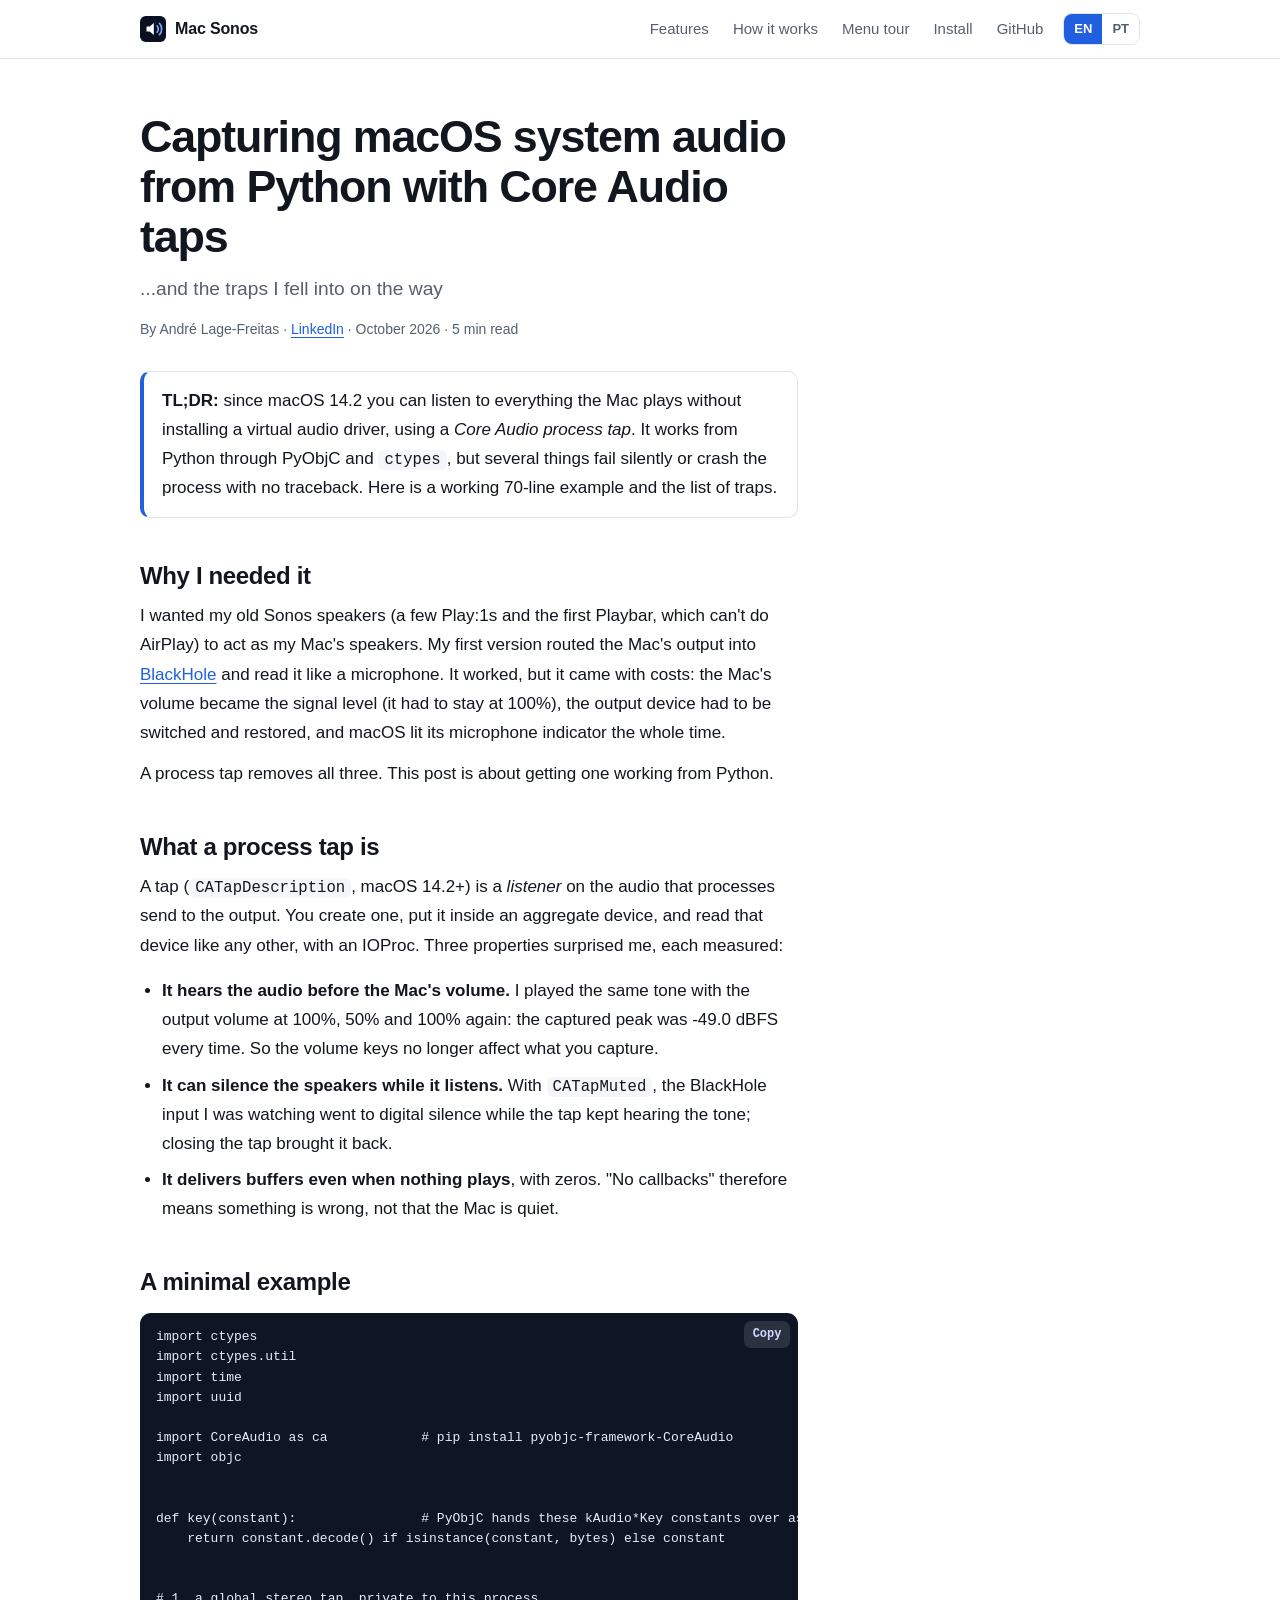
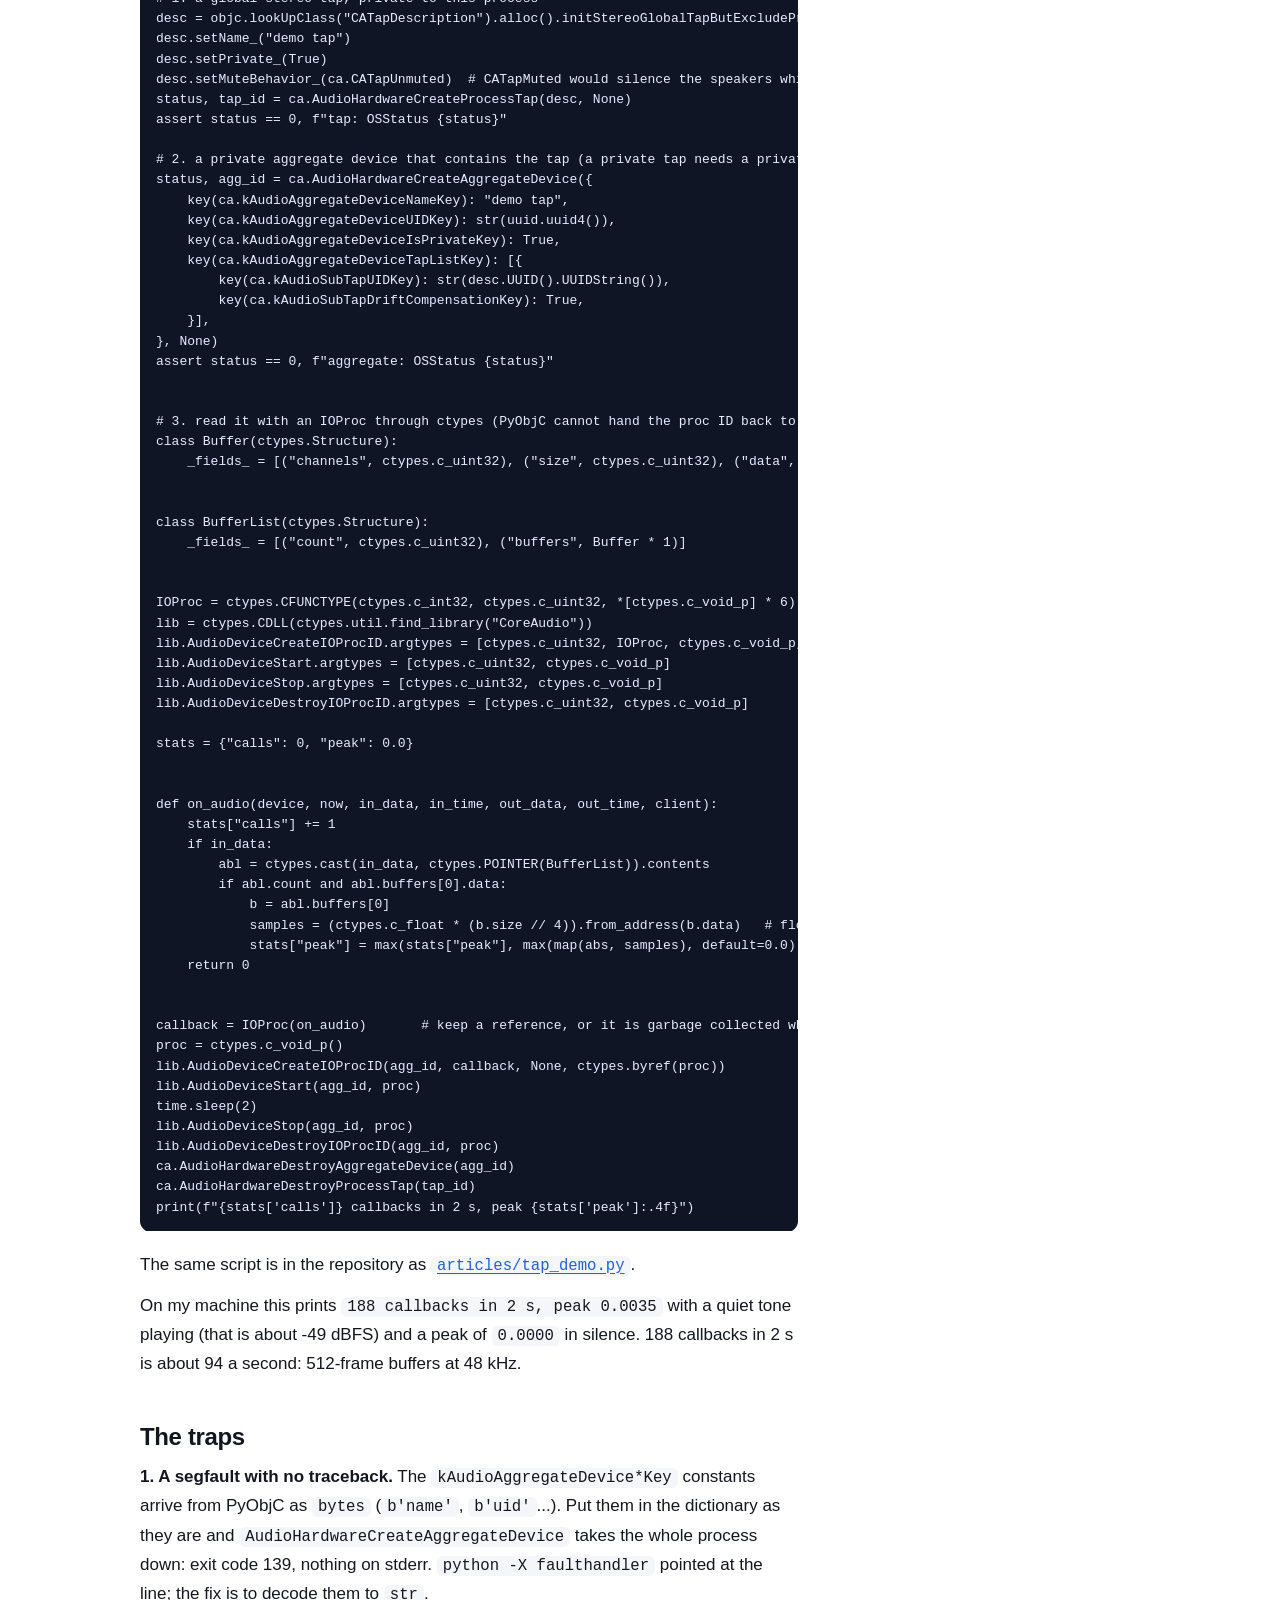
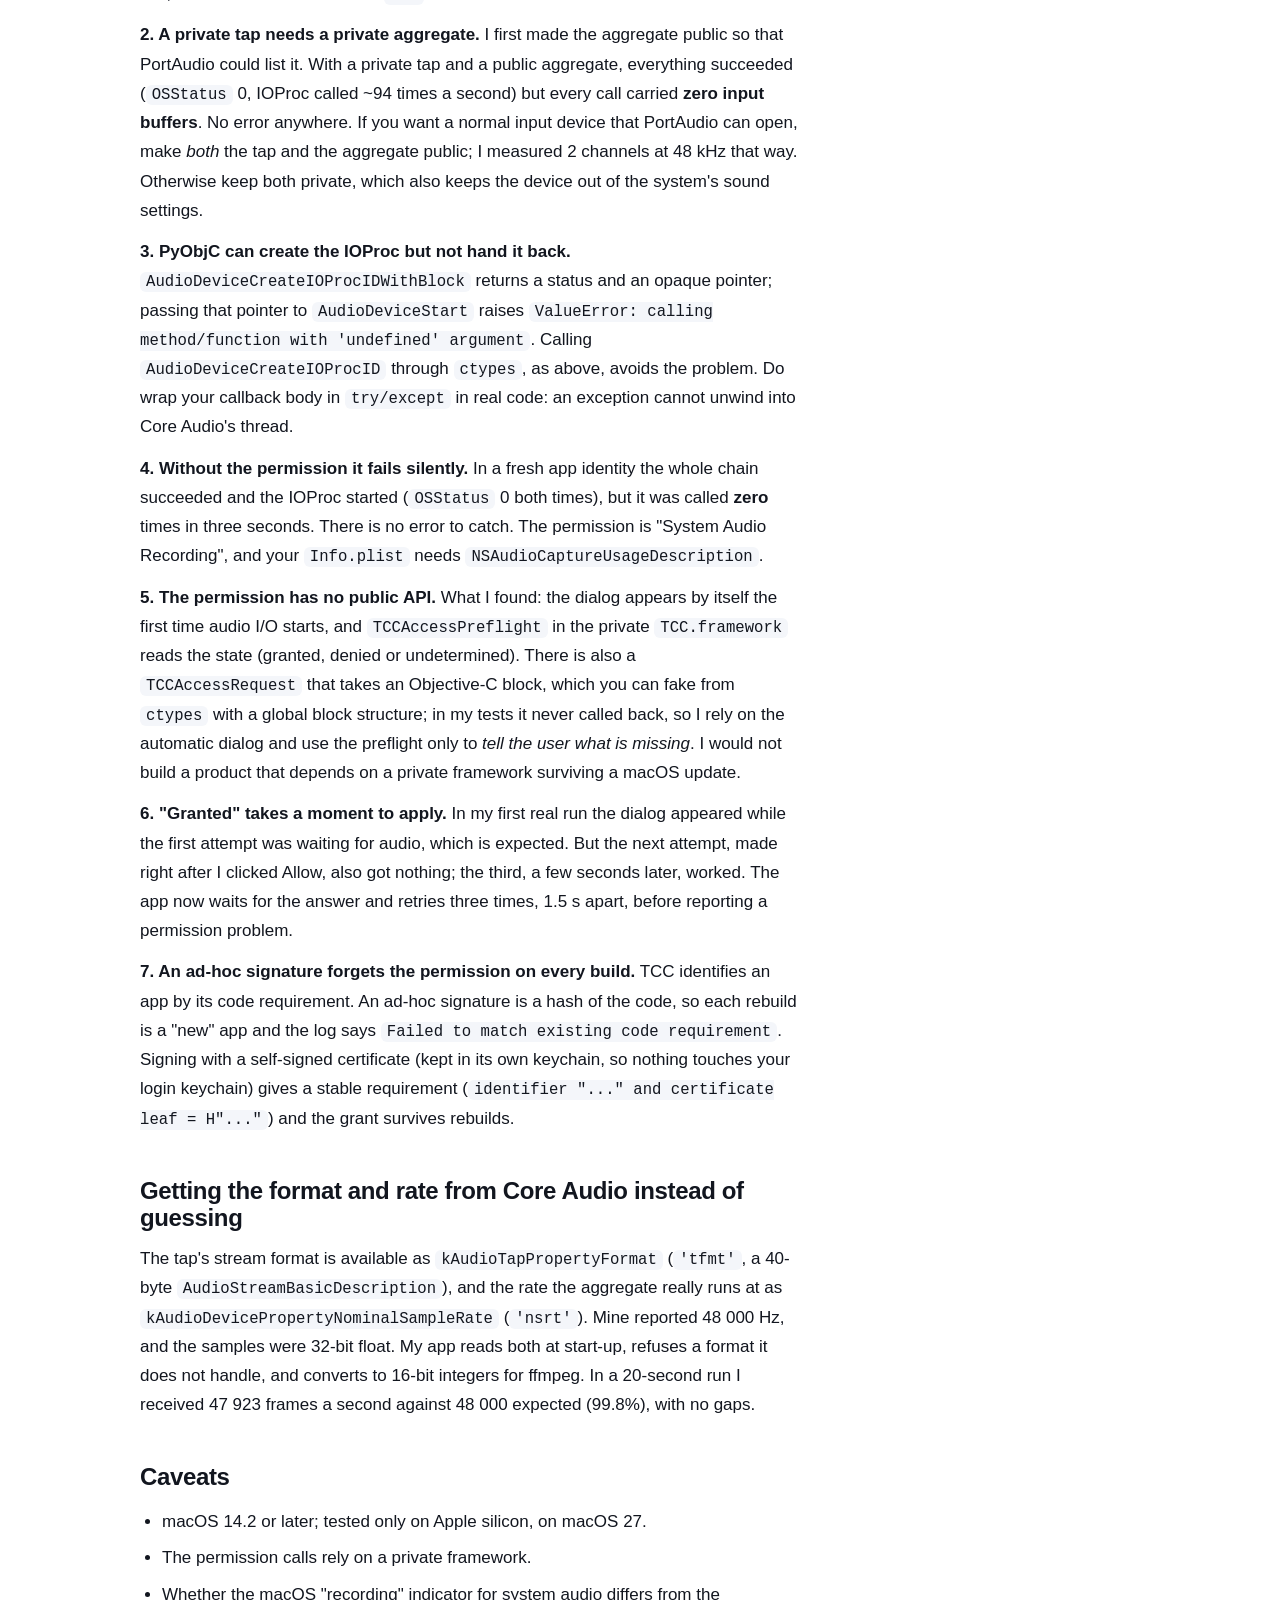
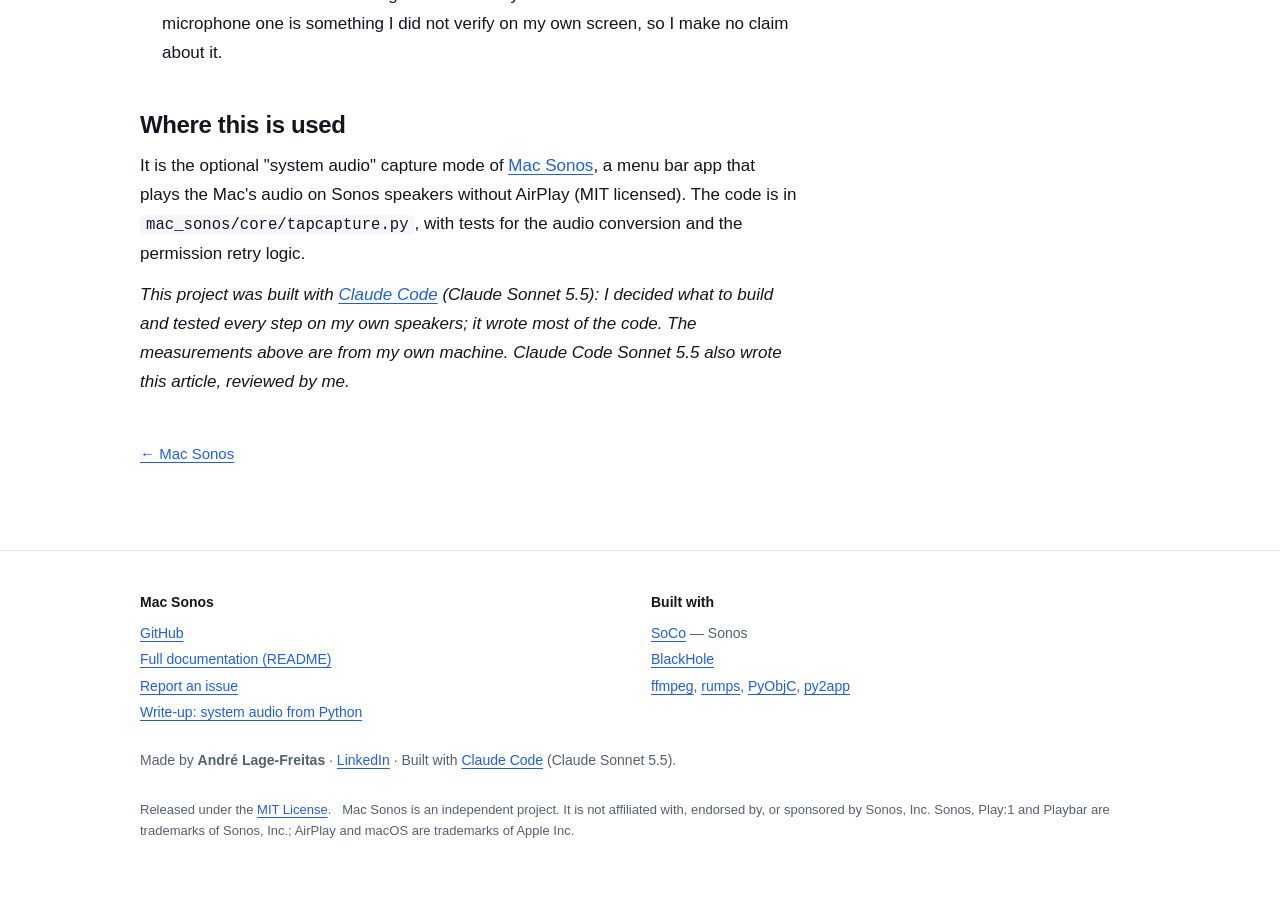
<file: docs/articles/core-audio-tap-from-python/index.html>
<!doctype html>
<html lang="en" data-lang="en" data-title-en="Capturing macOS system audio from Python with Core Audio taps — Mac Sonos" data-title-pt="Capturing macOS system audio from Python with Core Audio taps — Mac Sonos">
<head>
<meta charset="utf-8">
<meta name="viewport" content="width=device-width, initial-scale=1">
<title>Capturing macOS system audio from Python with Core Audio taps — Mac Sonos</title>
<meta name="description" content="since macOS 14.2 you can listen to everything the Mac plays without installing a virtual audio driver, using a Core Audio process tap. It works from Python through PyObjC and ctypes, but several...">
<meta name="author" content="André Lage-Freitas">
<meta name="theme-color" content="#0b1020">
<link rel="canonical" href="https://lagefreitas.github.io/mac-sonos/articles/core-audio-tap-from-python/">
<meta property="og:type" content="article">
<meta property="og:title" content="Capturing macOS system audio from Python with Core Audio taps">
<meta property="og:description" content="since macOS 14.2 you can listen to everything the Mac plays without installing a virtual audio driver, using a Core Audio process tap. It works from Python through PyObjC and ctypes, but several...">
<meta property="og:url" content="https://lagefreitas.github.io/mac-sonos/articles/core-audio-tap-from-python/">
<meta property="og:image" content="https://lagefreitas.github.io/mac-sonos/og.png">
<meta property="og:image:width" content="1200">
<meta property="og:image:height" content="630">
<meta property="article:author" content="André Lage-Freitas">
<meta property="article:published_time" content="2026-10-22">
<meta name="twitter:card" content="summary_large_image">
<meta name="twitter:image" content="https://lagefreitas.github.io/mac-sonos/og.png">
<link rel="icon" href="data:image/svg+xml,%3Csvg xmlns='http://www.w3.org/2000/svg' viewBox='0 0 64 64'%3E%3Crect width='64' height='64' rx='14' fill='%230b1020'/%3E%3Cpath d='M16 26h8l10-9v30l-10-9h-8z' fill='%23fff'/%3E%3Cpath d='M42 24c4 4 4 12 0 16M48 18c7 7 7 21 0 28' fill='none' stroke='%237aa7ff' stroke-width='4' stroke-linecap='round'/%3E%3C/svg%3E">
<style>
:root{
  --bg:#ffffff; --bg2:#f4f6fa; --fg:#12161f; --muted:#55606f; --line:#dfe4ec; --card:#ffffff;
  --accent:#1f5fe0; --accent-fg:#ffffff; --accent-soft:#e8efff; --code-bg:#0f1524; --code-fg:#e6ecff;
  --warn-bg:#fff7e6; --warn-line:#f2d9a3; --shadow:0 1px 2px rgba(15,23,42,.06),0 8px 24px rgba(15,23,42,.06);
  --radius:14px; --maxw:1040px;
}
@media (prefers-color-scheme:dark){
  :root{
    --bg:#0b1020; --bg2:#10172a; --fg:#e8ecf5; --muted:#a2adc0; --line:#222c44; --card:#121a2f;
    --accent:#7aa7ff; --accent-fg:#0b1020; --accent-soft:#17234a; --code-bg:#070b16; --code-fg:#dfe7ff;
    --warn-bg:#2a2210; --warn-line:#5b4a1d; --shadow:none;
  }
}
*{box-sizing:border-box}
html{scroll-behavior:smooth;-webkit-text-size-adjust:100%}
body{margin:0;background:var(--bg);color:var(--fg);font:16px/1.6 -apple-system,BlinkMacSystemFont,"SF Pro Text","Segoe UI",Roboto,Helvetica,Arial,sans-serif}
a{color:var(--accent);text-underline-offset:3px}
a:hover{text-decoration-thickness:2px}
img,svg{max-width:100%}
.wrap{max-width:var(--maxw);margin:0 auto;padding:0 20px}
/* language switching: every translated block carries a lang attribute */
html[data-lang="en"] [lang="pt"],html[data-lang="pt"] [lang="en"]{display:none!important}

/* text that is only in English but stays visible in the Portuguese view */
html[data-lang="pt"] .keep[lang="en"]{display:revert!important}
.story{max-width:68ch}
.story p{color:var(--muted);font-size:17px}
.story p:first-child{color:var(--fg)}
.byline{margin:22px 0 14px;font-size:14px}
.byline a{white-space:nowrap}

/* header */
header.top{position:sticky;top:0;z-index:20;background:color-mix(in srgb,var(--bg) 88%,transparent);-webkit-backdrop-filter:saturate(1.4) blur(10px);backdrop-filter:saturate(1.4) blur(10px);border-bottom:1px solid var(--line)}
header.top .wrap{display:flex;align-items:center;gap:18px;height:58px}
.brand{font-weight:700;letter-spacing:-.01em;color:var(--fg);text-decoration:none;display:flex;align-items:center;gap:9px}
.brand .logo{width:26px;height:26px}
nav.links{margin-left:auto;display:flex;gap:4px;align-items:center}
nav.links a.l{color:var(--muted);text-decoration:none;padding:6px 10px;border-radius:8px;font-size:15px}
nav.links a.l:hover{color:var(--fg);background:var(--bg2)}
.lang{display:inline-flex;border:1px solid var(--line);border-radius:9px;overflow:hidden;margin-left:6px}
.lang button{all:unset;cursor:pointer;padding:5px 10px;font-size:13px;font-weight:600;color:var(--muted)}
.lang button[aria-pressed="true"]{background:var(--accent);color:var(--accent-fg)}
.lang button:focus-visible,.btn:focus-visible,.tab:focus-visible,summary:focus-visible,.copy:focus-visible,nav.links a:focus-visible{outline:2px solid var(--accent);outline-offset:2px}
@media (max-width:760px){nav.links a.l{display:none}}

/* hero */
.hero{padding:72px 0 56px;background:radial-gradient(1200px 400px at 70% -10%,var(--accent-soft),transparent 70%)}
.eyebrow{display:inline-block;font-size:13px;font-weight:600;letter-spacing:.04em;text-transform:uppercase;color:var(--accent);margin-bottom:14px}
h1{font-size:clamp(2.1rem,5.2vw,3.6rem);line-height:1.08;letter-spacing:-.03em;margin:0 0 18px;max-width:18ch}
.lead{font-size:clamp(1.05rem,2vw,1.28rem);color:var(--muted);max-width:60ch;margin:0 0 28px}
.cta{display:flex;gap:12px;flex-wrap:wrap;margin-bottom:22px}
.btn{display:inline-flex;align-items:center;gap:8px;padding:11px 18px;border-radius:11px;font-weight:600;text-decoration:none;border:1px solid var(--line);color:var(--fg);background:var(--card)}
.btn.primary{background:var(--accent);color:var(--accent-fg);border-color:var(--accent)}
.btn:hover{filter:brightness(1.06)}
.fine{font-size:14px;color:var(--muted);max-width:70ch}
.facts{display:grid;grid-template-columns:repeat(auto-fit,minmax(200px,1fr));gap:12px;margin-top:34px}
.fact{padding:14px 16px;border:1px solid var(--line);border-radius:12px;background:var(--card)}
.fact b{display:block;font-size:15px}
.fact span{font-size:14px;color:var(--muted)}

/* sections */
section{padding:60px 0}
section.alt{background:var(--bg2)}
h2{font-size:clamp(1.6rem,3.2vw,2.2rem);letter-spacing:-.02em;margin:0 0 10px;line-height:1.15}
.sub{color:var(--muted);max-width:68ch;margin:0 0 30px}
h3{font-size:1.08rem;margin:0 0 6px;letter-spacing:-.005em}
p{margin:0 0 12px}
.grid{display:grid;gap:14px;grid-template-columns:repeat(auto-fill,minmax(270px,1fr))}
.card{padding:18px;border:1px solid var(--line);border-radius:var(--radius);background:var(--card);box-shadow:var(--shadow)}
.card p{margin:0;color:var(--muted);font-size:15px}
.card .ic{font-size:22px;line-height:1;margin-bottom:10px}

/* how it works */
.flow{display:grid;grid-template-columns:repeat(5,1fr);gap:14px;counter-reset:s;margin:0 0 22px;padding:0;list-style:none}
.flow li{position:relative;padding:16px 14px;border:1px solid var(--line);border-radius:var(--radius);background:var(--card);counter-increment:s}
.flow li::before{content:counter(s);display:inline-grid;place-items:center;width:24px;height:24px;border-radius:50%;background:var(--accent);color:var(--accent-fg);font-size:13px;font-weight:700;margin-bottom:8px}
.flow li b{display:block;font-size:15px;margin-bottom:2px}
.flow li span{font-size:14px;color:var(--muted)}
.flow li:not(:last-child)::after{content:"→";position:absolute;right:-13px;top:50%;transform:translateY(-50%);color:var(--muted);font-size:18px;z-index:2}
@media (max-width:900px){.flow{grid-template-columns:1fr;gap:20px}.flow li:not(:last-child)::after{content:"↓";right:auto;left:50%;top:auto;bottom:-22px;transform:translateX(-50%)}}
.note{padding:14px 16px;border:1px solid var(--warn-line);background:var(--warn-bg);border-radius:12px;font-size:15px}
.two{display:grid;gap:14px;grid-template-columns:repeat(auto-fit,minmax(300px,1fr));margin-top:22px}
.two .card h3 small{font-weight:500;color:var(--muted)}
ul.tight{margin:8px 0 0;padding-left:20px;color:var(--muted);font-size:15px}
ul.tight li{margin:3px 0}

/* menu tour */
.tour{display:grid;grid-template-columns:minmax(280px,380px) 1fr;gap:28px;align-items:start}
@media (max-width:860px){.tour{grid-template-columns:1fr}}
.tabs{display:flex;gap:6px;flex-wrap:wrap;margin-bottom:12px}
.tab{all:unset;cursor:pointer;padding:6px 12px;border:1px solid var(--line);border-radius:999px;font-size:13px;font-weight:600;color:var(--muted);background:var(--card)}
.tab[aria-selected="true"]{background:var(--accent);color:var(--accent-fg);border-color:var(--accent)}
.menubar{display:flex;align-items:center;justify-content:flex-end;gap:12px;padding:6px 14px;border-radius:10px 10px 0 0;background:#1d2233;color:#e8ecf5;font-size:14px}
.menubar .item{padding:2px 8px;border-radius:6px;background:rgba(255,255,255,.14)}
.menu{border:1px solid var(--line);border-top:0;border-radius:0 0 12px 12px;background:var(--card);box-shadow:var(--shadow);padding:6px;font-size:14.5px;max-height:620px;overflow:auto}
.menu ul{list-style:none;margin:0;padding:0}
.menu li{margin:0}
.menu .row{display:flex;align-items:center;gap:6px;padding:4px 10px;border-radius:6px;min-height:28px}
.menu .check{width:14px;color:var(--accent);font-weight:700;flex:none}
.menu details>summary{list-style:none;cursor:pointer;display:flex;align-items:center;gap:6px;padding:4px 10px;border-radius:6px;min-height:28px}
.menu details>summary::-webkit-details-marker{display:none}
.menu details>summary::after{content:"›";margin-left:auto;color:var(--muted);font-size:17px;transition:transform .15s}
.menu details[open]>summary::after{transform:rotate(90deg)}
.menu details>summary:hover{background:var(--accent-soft)}
.menu details>ul{margin:2px 0 4px 16px;padding-left:8px;border-left:2px solid var(--line)}
.menu hr{border:0;border-top:1px solid var(--line);margin:5px 6px}
.tourtext p{color:var(--muted)}
.tourtext ul{padding-left:20px;margin:8px 0 14px;color:var(--muted)}
.tourtext li{margin:5px 0}
.tourtext li b{color:var(--fg)}
.caption{font-size:13.5px;color:var(--muted);margin-top:10px}

/* install */
.steps{counter-reset:st;list-style:none;padding:0;margin:0 0 8px}
.steps>li{counter-increment:st;position:relative;padding:0 0 22px 46px}
.steps>li::before{content:counter(st);position:absolute;left:0;top:0;width:30px;height:30px;border-radius:50%;background:var(--accent);color:var(--accent-fg);display:grid;place-items:center;font-weight:700;font-size:14px}
.steps>li:not(:last-child)::after{content:"";position:absolute;left:14px;top:34px;bottom:4px;width:2px;background:var(--line)}
pre{position:relative;margin:8px 0 0;padding:14px 64px 14px 16px;background:var(--code-bg);color:var(--code-fg);border-radius:11px;overflow:auto;font:13.5px/1.55 ui-monospace,SFMono-Regular,Menlo,Consolas,monospace}
code{font:0.92em ui-monospace,SFMono-Regular,Menlo,Consolas,monospace;background:var(--bg2);padding:1px 6px;border-radius:6px}
pre code{background:none;padding:0;font-size:inherit;color:inherit}
.copy{all:unset;cursor:pointer;position:absolute;top:8px;right:8px;font-size:12px;font-weight:600;padding:4px 9px;border-radius:7px;background:rgba(255,255,255,.12);color:#cdd8ff}
.copy:hover{background:rgba(255,255,255,.22)}
table{width:100%;border-collapse:collapse;font-size:15px}
th,td{text-align:left;padding:10px 12px;border-bottom:1px solid var(--line);vertical-align:top}
th{font-size:13px;text-transform:uppercase;letter-spacing:.04em;color:var(--muted)}
.tablewrap{overflow-x:auto;border:1px solid var(--line);border-radius:var(--radius);background:var(--card);margin-top:6px}
.tablewrap tr:last-child td{border-bottom:0}

footer{padding:40px 0 60px;border-top:1px solid var(--line);color:var(--muted);font-size:14px}
footer .cols{display:grid;gap:22px;grid-template-columns:repeat(auto-fit,minmax(240px,1fr))}
footer h4{margin:0 0 8px;color:var(--fg);font-size:14px}
footer ul{list-style:none;padding:0;margin:0}
footer li{margin:4px 0}
.disclaimer{margin-top:28px;font-size:13px}
@media (prefers-reduced-motion:reduce){html{scroll-behavior:auto}*{transition:none!important}}

/* articles */
.prose{max-width:74ch;padding:52px 0 72px}
.prose h1{font-size:clamp(1.9rem,4.4vw,2.8rem);letter-spacing:-.025em;line-height:1.12;max-width:none;margin:0 0 10px}
.prose .deck{font-size:1.2rem;color:var(--muted);margin:0 0 12px}
.prose .meta{font-size:14px;color:var(--muted);margin:0 0 30px}
.prose h2{font-size:1.5rem;letter-spacing:-.015em;margin:44px 0 12px;scroll-margin-top:76px}
.prose p,.prose li{font-size:17px;line-height:1.72}
.prose ul{padding-left:22px}
.prose li{margin:7px 0}
.prose .tldr{padding:14px 18px;border:1px solid var(--line);border-left:4px solid var(--accent);border-radius:10px;background:var(--card)}
.prose pre{margin:18px 0;font-size:13px}
.prose .back{margin-top:44px;font-size:15px}

</style>
</head>
<body>

<header class="top">
  <div class="wrap">
    <a class="brand" href="../../#top" aria-label="Mac Sonos">
      <svg class="logo" viewBox="0 0 64 64" aria-hidden="true"><rect width="64" height="64" rx="14" fill="#0b1020"/><path d="M16 26h8l10-9v30l-10-9h-8z" fill="#fff"/><path d="M42 24c4 4 4 12 0 16M48 18c7 7 7 21 0 28" fill="none" stroke="#7aa7ff" stroke-width="4" stroke-linecap="round"/></svg>
      Mac Sonos
    </a>
    <nav class="links" aria-label="Main">
      <a class="l" href="../../#features"><span lang="en">Features</span><span lang="pt">Recursos</span></a>
      <a class="l" href="../../#how"><span lang="en">How it works</span><span lang="pt">Como funciona</span></a>
      <a class="l" href="../../#tour"><span lang="en">Menu tour</span><span lang="pt">Tour do menu</span></a>
      <a class="l" href="../../#install"><span lang="en">Install</span><span lang="pt">Instalar</span></a>
      <a class="l" href="https://github.com/lagefreitas/mac-sonos">GitHub</a>
      <span class="lang" role="group" aria-label="Language">
        <button type="button" data-set-lang="en" aria-pressed="true">EN</button>
        <button type="button" data-set-lang="pt" aria-pressed="false">PT</button>
      </span>
    </nav>
  </div>
</header>


<main id="top">
  <div class="wrap">
    <article class="prose keep" lang="en">
      <h1>Capturing macOS system audio from Python with Core Audio taps</h1>
      <p class="deck">...and the traps I fell into on the way</p>
      <p class="meta">By André Lage-Freitas · <a href="https://www.linkedin.com/in/lage/" rel="me">LinkedIn</a> · October 2026 · 5 min read</p>
<p class="tldr"><strong>TL;DR:</strong> since macOS 14.2 you can listen to everything the Mac plays without installing a virtual audio driver, using a <em>Core Audio process tap</em>. It works from Python through PyObjC and <code>ctypes</code>, but several things fail silently or crash the process with no traceback. Here is a working 70-line example and the list of traps.</p>
<h2 id="why-i-needed-it">Why I needed it</h2>
<p>I wanted my old Sonos speakers (a few Play:1s and the first Playbar, which can't do AirPlay) to act as my Mac's speakers. My first version routed the Mac's output into <a href="https://existential.audio/blackhole/">BlackHole</a> and read it like a microphone. It worked, but it came with costs: the Mac's volume became the signal level (it had to stay at 100%), the output device had to be switched and restored, and macOS lit its microphone indicator the whole time.</p>
<p>A process tap removes all three. This post is about getting one working from Python.</p>
<h2 id="what-a-process-tap-is">What a process tap is</h2>
<p>A tap (<code>CATapDescription</code>, macOS 14.2+) is a <em>listener</em> on the audio that processes send to the output. You create one, put it inside an aggregate device, and read that device like any other, with an IOProc. Three properties surprised me, each measured:</p>
<ul>
<li><strong>It hears the audio before the Mac's volume.</strong> I played the same tone with the output volume at 100%, 50% and 100% again: the captured peak was -49.0 dBFS every time. So the volume keys no longer affect what you capture.</li>
<li><strong>It can silence the speakers while it listens.</strong> With <code>CATapMuted</code>, the BlackHole input I was watching went to digital silence while the tap kept hearing the tone; closing the tap brought it back.</li>
<li><strong>It delivers buffers even when nothing plays</strong>, with zeros. "No callbacks" therefore means something is wrong, not that the Mac is quiet.</li>
</ul>
<h2 id="a-minimal-example">A minimal example</h2>
<pre><code class="language-python">import ctypes
import ctypes.util
import time
import uuid

import CoreAudio as ca            # pip install pyobjc-framework-CoreAudio
import objc


def key(constant):                # PyObjC hands these kAudio*Key constants over as bytes; Core Audio wants str
    return constant.decode() if isinstance(constant, bytes) else constant


# 1. a global stereo tap, private to this process
desc = objc.lookUpClass("CATapDescription").alloc().initStereoGlobalTapButExcludeProcesses_([])
desc.setName_("demo tap")
desc.setPrivate_(True)
desc.setMuteBehavior_(ca.CATapUnmuted)  # CATapMuted would silence the speakers while we listen
status, tap_id = ca.AudioHardwareCreateProcessTap(desc, None)
assert status == 0, f"tap: OSStatus {status}"

# 2. a private aggregate device that contains the tap (a private tap needs a private aggregate)
status, agg_id = ca.AudioHardwareCreateAggregateDevice({
    key(ca.kAudioAggregateDeviceNameKey): "demo tap",
    key(ca.kAudioAggregateDeviceUIDKey): str(uuid.uuid4()),
    key(ca.kAudioAggregateDeviceIsPrivateKey): True,
    key(ca.kAudioAggregateDeviceTapListKey): [{
        key(ca.kAudioSubTapUIDKey): str(desc.UUID().UUIDString()),
        key(ca.kAudioSubTapDriftCompensationKey): True,
    }],
}, None)
assert status == 0, f"aggregate: OSStatus {status}"


# 3. read it with an IOProc through ctypes (PyObjC cannot hand the proc ID back to AudioDeviceStart)
class Buffer(ctypes.Structure):
    _fields_ = [("channels", ctypes.c_uint32), ("size", ctypes.c_uint32), ("data", ctypes.c_void_p)]


class BufferList(ctypes.Structure):
    _fields_ = [("count", ctypes.c_uint32), ("buffers", Buffer * 1)]


IOProc = ctypes.CFUNCTYPE(ctypes.c_int32, ctypes.c_uint32, *[ctypes.c_void_p] * 6)
lib = ctypes.CDLL(ctypes.util.find_library("CoreAudio"))
lib.AudioDeviceCreateIOProcID.argtypes = [ctypes.c_uint32, IOProc, ctypes.c_void_p, ctypes.POINTER(ctypes.c_void_p)]
lib.AudioDeviceStart.argtypes = [ctypes.c_uint32, ctypes.c_void_p]
lib.AudioDeviceStop.argtypes = [ctypes.c_uint32, ctypes.c_void_p]
lib.AudioDeviceDestroyIOProcID.argtypes = [ctypes.c_uint32, ctypes.c_void_p]

stats = {"calls": 0, "peak": 0.0}


def on_audio(device, now, in_data, in_time, out_data, out_time, client):
    stats["calls"] += 1
    if in_data:
        abl = ctypes.cast(in_data, ctypes.POINTER(BufferList)).contents
        if abl.count and abl.buffers[0].data:
            b = abl.buffers[0]
            samples = (ctypes.c_float * (b.size // 4)).from_address(b.data)   # float32, interleaved
            stats["peak"] = max(stats["peak"], max(map(abs, samples), default=0.0))
    return 0


callback = IOProc(on_audio)       # keep a reference, or it is garbage collected while Core Audio calls it
proc = ctypes.c_void_p()
lib.AudioDeviceCreateIOProcID(agg_id, callback, None, ctypes.byref(proc))
lib.AudioDeviceStart(agg_id, proc)
time.sleep(2)
lib.AudioDeviceStop(agg_id, proc)
lib.AudioDeviceDestroyIOProcID(agg_id, proc)
ca.AudioHardwareDestroyAggregateDevice(agg_id)
ca.AudioHardwareDestroyProcessTap(tap_id)
print(f"{stats['calls']} callbacks in 2 s, peak {stats['peak']:.4f}")</code><button class="copy" type="button" data-copy>Copy</button></pre>
<p>The same script is in the repository as <a href="https://github.com/lagefreitas/mac-sonos/blob/main/articles/tap_demo.py"><code>articles/tap_demo.py</code></a>.</p>
<p>On my machine this prints <code>188 callbacks in 2 s, peak 0.0035</code> with a quiet tone playing (that is about -49 dBFS) and a peak of <code>0.0000</code> in silence. 188 callbacks in 2 s is about 94 a second: 512-frame buffers at 48 kHz.</p>
<h2 id="the-traps">The traps</h2>
<p><strong>1. A segfault with no traceback.</strong> The <code>kAudioAggregateDevice*Key</code> constants arrive from PyObjC as <code>bytes</code> (<code>b'name'</code>, <code>b'uid'</code>...). Put them in the dictionary as they are and <code>AudioHardwareCreateAggregateDevice</code> takes the whole process down: exit code 139, nothing on stderr. <code>python -X faulthandler</code> pointed at the line; the fix is to decode them to <code>str</code>.</p>
<p><strong>2. A private tap needs a private aggregate.</strong> I first made the aggregate public so that PortAudio could list it. With a private tap and a public aggregate, everything succeeded (<code>OSStatus</code> 0, IOProc called ~94 times a second) but every call carried <strong>zero input buffers</strong>. No error anywhere. If you want a normal input device that PortAudio can open, make <em>both</em> the tap and the aggregate public; I measured 2 channels at 48 kHz that way. Otherwise keep both private, which also keeps the device out of the system's sound settings.</p>
<p><strong>3. PyObjC can create the IOProc but not hand it back.</strong> <code>AudioDeviceCreateIOProcIDWithBlock</code> returns a status and an opaque pointer; passing that pointer to <code>AudioDeviceStart</code> raises <code>ValueError: calling method/function with 'undefined' argument</code>. Calling <code>AudioDeviceCreateIOProcID</code> through <code>ctypes</code>, as above, avoids the problem. Do wrap your callback body in <code>try/except</code> in real code: an exception cannot unwind into Core Audio's thread.</p>
<p><strong>4. Without the permission it fails silently.</strong> In a fresh app identity the whole chain succeeded and the IOProc started (<code>OSStatus</code> 0 both times), but it was called <strong>zero</strong> times in three seconds. There is no error to catch. The permission is "System Audio Recording", and your <code>Info.plist</code> needs <code>NSAudioCaptureUsageDescription</code>.</p>
<p><strong>5. The permission has no public API.</strong> What I found: the dialog appears by itself the first time audio I/O starts, and <code>TCCAccessPreflight</code> in the private <code>TCC.framework</code> reads the state (granted, denied or undetermined). There is also a <code>TCCAccessRequest</code> that takes an Objective-C block, which you can fake from <code>ctypes</code> with a global block structure; in my tests it never called back, so I rely on the automatic dialog and use the preflight only to <em>tell the user what is missing</em>. I would not build a product that depends on a private framework surviving a macOS update.</p>
<p><strong>6. "Granted" takes a moment to apply.</strong> In my first real run the dialog appeared while the first attempt was waiting for audio, which is expected. But the next attempt, made right after I clicked Allow, also got nothing; the third, a few seconds later, worked. The app now waits for the answer and retries three times, 1.5 s apart, before reporting a permission problem.</p>
<p><strong>7. An ad-hoc signature forgets the permission on every build.</strong> TCC identifies an app by its code requirement. An ad-hoc signature is a hash of the code, so each rebuild is a "new" app and the log says <code>Failed to match existing code requirement</code>. Signing with a self-signed certificate (kept in its own keychain, so nothing touches your login keychain) gives a stable requirement (<code>identifier "..." and certificate leaf = H"..."</code>) and the grant survives rebuilds.</p>
<h2 id="getting-the-format-and-rate-from-core-audio-instead-of-guessing">Getting the format and rate from Core Audio instead of guessing</h2>
<p>The tap's stream format is available as <code>kAudioTapPropertyFormat</code> (<code>'tfmt'</code>, a 40-byte <code>AudioStreamBasicDescription</code>), and the rate the aggregate really runs at as <code>kAudioDevicePropertyNominalSampleRate</code> (<code>'nsrt'</code>). Mine reported 48 000 Hz, and the samples were 32-bit float. My app reads both at start-up, refuses a format it does not handle, and converts to 16-bit integers for ffmpeg. In a 20-second run I received 47 923 frames a second against 48 000 expected (99.8%), with no gaps.</p>
<h2 id="caveats">Caveats</h2>
<ul>
<li>macOS 14.2 or later; tested only on Apple silicon, on macOS 27.</li>
<li>The permission calls rely on a private framework.</li>
<li>Whether the macOS "recording" indicator for system audio differs from the microphone one is something I did not verify on my own screen, so I make no claim about it.</li>
</ul>
<h2 id="where-this-is-used">Where this is used</h2>
<p>It is the optional "system audio" capture mode of <a href="https://github.com/lagefreitas/mac-sonos">Mac Sonos</a>, a menu bar app that plays the Mac's audio on Sonos speakers without AirPlay (MIT licensed). The code is in <code>mac_sonos/core/tapcapture.py</code>, with tests for the audio conversion and the permission retry logic.</p>
<p><em>This project was built with <a href="https://claude.com/claude-code">Claude Code</a> (Claude Sonnet 5.5): I decided what to build and tested every step on my own speakers; it wrote most of the code. The measurements above are from my own machine. Claude Code Sonnet 5.5 also wrote this article, reviewed by me.</em></p>
      <p class="back"><a href="../../">← Mac Sonos</a></p>
    </article>
  </div>
</main>

<footer>
  <div class="wrap">
    <div class="cols">
      <div>
        <h4>Mac Sonos</h4>
        <ul>
          <li><a href="https://github.com/lagefreitas/mac-sonos">GitHub</a></li>
          <li><a href="https://github.com/lagefreitas/mac-sonos#readme"><span lang="en">Full documentation (README)</span><span lang="pt">Documentação completa (README)</span></a></li>
          <li><a href="https://github.com/lagefreitas/mac-sonos/issues"><span lang="en">Report an issue</span><span lang="pt">Reportar um problema</span></a></li>
          <li><a href="../../articles/core-audio-tap-from-python/"><span lang="en">Write-up: system audio from Python</span><span lang="pt">Artigo: áudio do sistema com Python (em inglês)</span></a></li>
        </ul>
      </div>
      <div>
        <h4><span lang="en">Built with</span><span lang="pt">Feito com</span></h4>
        <ul>
          <li><a href="https://github.com/SoCo/SoCo">SoCo</a> — Sonos</li>
          <li><a href="https://existential.audio/blackhole/">BlackHole</a></li>
          <li><a href="https://ffmpeg.org/">ffmpeg</a>, <a href="https://github.com/jaredks/rumps">rumps</a>, <a href="https://pyobjc.readthedocs.io/">PyObjC</a>, <a href="https://py2app.readthedocs.io/">py2app</a></li>
        </ul>
      </div>
    </div>
    <p class="byline keep" lang="en">Made by <b>André Lage-Freitas</b> · <a href="https://www.linkedin.com/in/lage/" rel="me">LinkedIn</a> · Built with <a href="https://claude.com/claude-code">Claude Code</a> (Claude Sonnet 5.5).</p>
    <p class="disclaimer">
      <span lang="en">Released under the <a href="https://github.com/lagefreitas/mac-sonos/blob/main/LICENSE">MIT License</a>.</span>
      <span lang="pt">Publicado sob a <a href="https://github.com/lagefreitas/mac-sonos/blob/main/LICENSE">Licença MIT</a>.</span>
      &nbsp;

      <span lang="en">Mac Sonos is an independent project. It is not affiliated with, endorsed by, or sponsored by Sonos, Inc. Sonos, Play:1 and Playbar are trademarks of Sonos, Inc.; AirPlay and macOS are trademarks of Apple Inc.</span>
      <span lang="pt">O Mac Sonos é um projeto independente. Não é afiliado, endossado nem patrocinado pela Sonos, Inc. Sonos, Play:1 e Playbar são marcas da Sonos, Inc.; AirPlay e macOS são marcas da Apple Inc.</span>
    </p>
  </div>
</footer>


<script>
/* page language: the saved choice, else the browser's, else English */
(function () {
  const root = document.documentElement;
  const stored = (function () { try { return localStorage.getItem("lang"); } catch (e) { return null; } })();
  const wanted = stored || ((navigator.language || "en").toLowerCase().indexOf("pt") === 0 ? "pt" : "en");
  function setLang(lang) {
    root.setAttribute("data-lang", lang);
    root.lang = lang;
    const title = root.dataset[lang === "pt" ? "titlePt" : "titleEn"];
    if (title) document.title = title;
    document.querySelectorAll("[data-set-lang]").forEach(function (b) { b.setAttribute("aria-pressed", String(b.dataset.setLang === lang)); });
    document.querySelectorAll("[data-copy]").forEach(function (b) { b.textContent = lang === "pt" ? "Copiar" : "Copy"; });
    try { localStorage.setItem("lang", lang); } catch (e) {}
  }
  document.querySelectorAll("[data-set-lang]").forEach(function (b) { b.addEventListener("click", function () { setLang(b.dataset.setLang); }); });
  setLang(wanted === "pt" ? "pt" : "en");
})();

/* copy buttons: the Clipboard API when it answers, else the old way, so they also work where it does not */
async function copyText(text) {
  try {
    if (navigator.clipboard && window.isSecureContext) {
      await Promise.race([navigator.clipboard.writeText(text), new Promise(function (_, reject) { setTimeout(reject, 800); })]);
      return true;
    }
  } catch (e) { /* fall through */ }
  try {
    const box = document.createElement("textarea");
    box.value = text; box.setAttribute("readonly", ""); box.style.cssText = "position:fixed;opacity:0;top:0;left:0";
    document.body.appendChild(box); box.select();
    const ok = document.execCommand("copy");
    box.remove();
    return ok;
  } catch (e) { return false; }
}
document.querySelectorAll("[data-copy]").forEach(function (btn) {
  btn.addEventListener("click", async function () {
    const text = btn.parentElement.querySelector("code").innerText;
    const pt = document.documentElement.dataset.lang === "pt";
    btn.textContent = (await copyText(text)) ? (pt ? "Copiado" : "Copied") : "—";
    setTimeout(function () { btn.textContent = pt ? "Copiar" : "Copy"; }, 1400);
  });
});

</script>
</body>
</html>
</file>
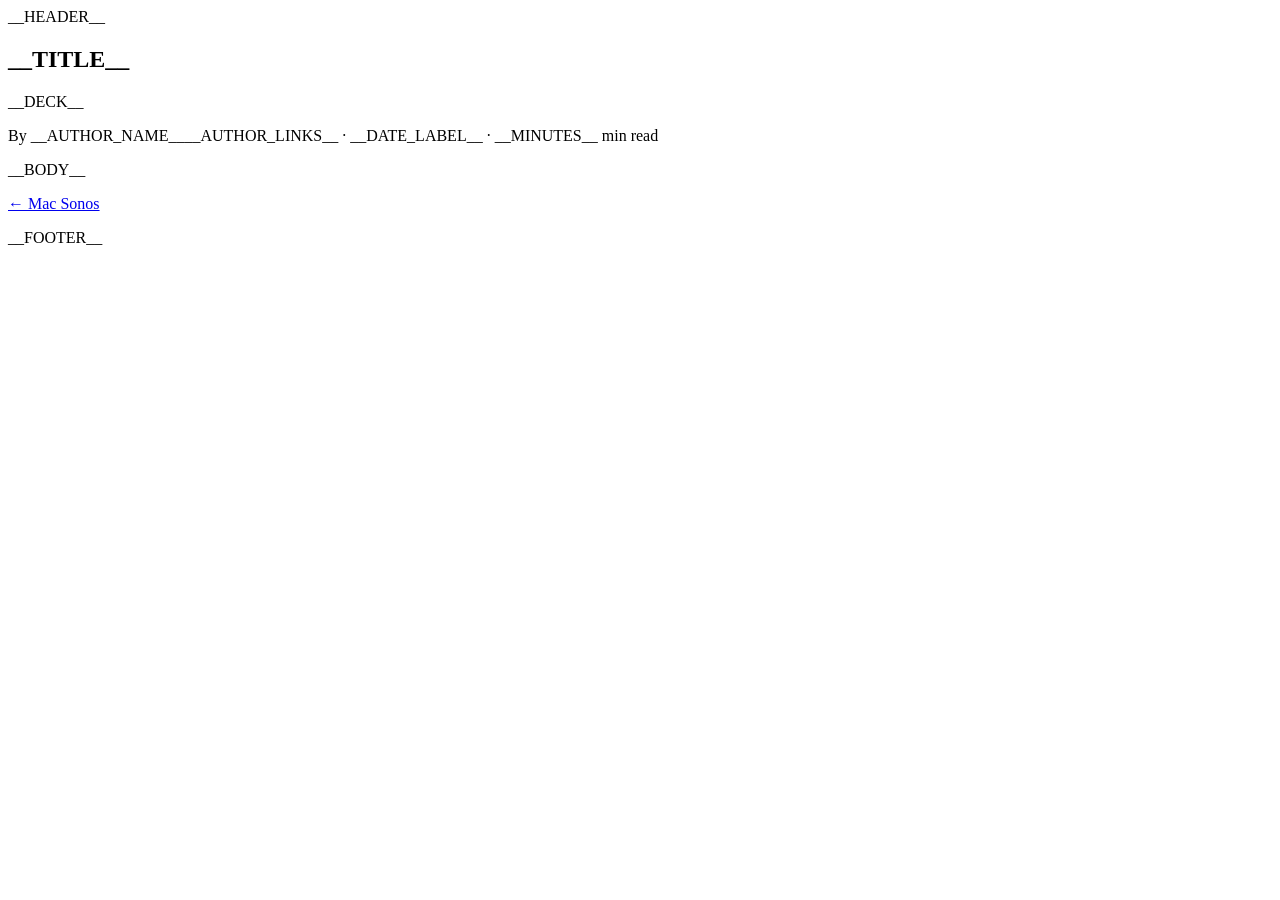
<file: tools/site/article.html>
<!doctype html>
<html lang="en" data-lang="en" data-title-en="__TITLE_ATTR__ — Mac Sonos" data-title-pt="__TITLE_ATTR__ — Mac Sonos">
<head>
<meta charset="utf-8">
<meta name="viewport" content="width=device-width, initial-scale=1">
<title>__TITLE__ — Mac Sonos</title>
<meta name="description" content="__DESCRIPTION__">
<meta name="author" content="__AUTHOR_NAME__">
<meta name="theme-color" content="#0b1020">
<link rel="canonical" href="__URL__">
<meta property="og:type" content="article">
<meta property="og:title" content="__TITLE_ATTR__">
<meta property="og:description" content="__DESCRIPTION__">
<meta property="og:url" content="__URL__">
<meta property="og:image" content="https://lagefreitas.github.io/mac-sonos/og.png">
<meta property="og:image:width" content="1200">
<meta property="og:image:height" content="630">
<meta property="article:author" content="__AUTHOR_NAME__">
<meta property="article:published_time" content="__DATE__">
<meta name="twitter:card" content="summary_large_image">
<meta name="twitter:image" content="https://lagefreitas.github.io/mac-sonos/og.png">
<link rel="icon" href="data:image/svg+xml,%3Csvg xmlns='http://www.w3.org/2000/svg' viewBox='0 0 64 64'%3E%3Crect width='64' height='64' rx='14' fill='%230b1020'/%3E%3Cpath d='M16 26h8l10-9v30l-10-9h-8z' fill='%23fff'/%3E%3Cpath d='M42 24c4 4 4 12 0 16M48 18c7 7 7 21 0 28' fill='none' stroke='%237aa7ff' stroke-width='4' stroke-linecap='round'/%3E%3C/svg%3E">
<style>
__STYLE__
</style>
</head>
<body>

__HEADER__

<main id="top">
  <div class="wrap">
    <article class="prose keep" lang="en">
      <h1>__TITLE__</h1>
      __DECK__
      <p class="meta">By __AUTHOR_NAME____AUTHOR_LINKS__ · __DATE_LABEL__ · __MINUTES__ min read</p>
__BODY__
      <p class="back"><a href="__ROOT__">← Mac Sonos</a></p>
    </article>
  </div>
</main>

__FOOTER__

<script>
__COMMON_JS__
</script>
</body>
</html>
</file>
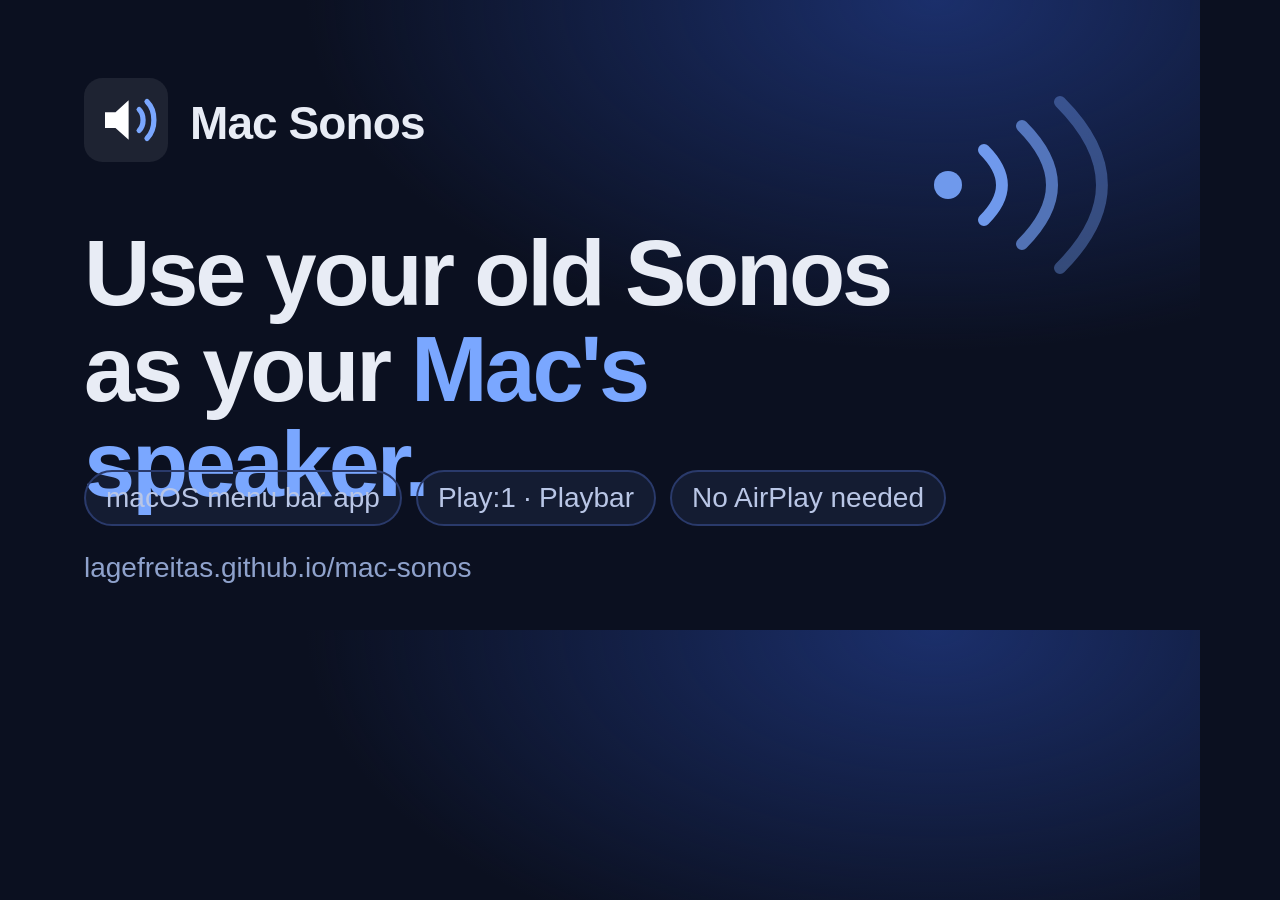
<file: tools/site/og.html>
<!doctype html>
<html lang="en"><head><meta charset="utf-8">
<style>
  html,body{margin:0;width:1200px;height:630px;overflow:hidden}
  body{background:radial-gradient(900px 500px at 78% 0%,#1b2f6b 0%,transparent 70%),#0b1020;color:#e8ecf5;
       font-family:-apple-system,BlinkMacSystemFont,"SF Pro Display","Helvetica Neue",Arial,sans-serif;position:relative}
  .logo{position:absolute;left:84px;top:78px;width:84px;height:84px}
  .brand{position:absolute;left:190px;top:96px;font-size:46px;font-weight:700;letter-spacing:-.02em}
  h1{position:absolute;left:84px;top:226px;margin:0;width:900px;font-size:92px;line-height:1.04;letter-spacing:-.035em;font-weight:800}
  h1 span{color:#7aa7ff}
  .chips{position:absolute;left:84px;top:470px;display:flex;gap:14px}
  .chip{padding:10px 20px;border:2px solid #2a3a6b;border-radius:999px;font-size:28px;color:#b9c6e6;background:rgba(122,167,255,.08)}
  .url{position:absolute;left:84px;bottom:46px;font-size:28px;color:#8fa2cc}
  .waves{position:absolute;right:70px;top:70px;width:230px;height:230px;opacity:.9}
</style></head>
<body>
  <svg class="logo" viewBox="0 0 64 64"><rect width="64" height="64" rx="14" fill="#fff" fill-opacity=".08"/><path d="M16 26h8l10-9v30l-10-9h-8z" fill="#fff"/><path d="M42 24c4 4 4 12 0 16M48 18c7 7 7 21 0 28" fill="none" stroke="#7aa7ff" stroke-width="4" stroke-linecap="round"/></svg>
  <div class="brand">Mac Sonos</div>
  <h1>Use your old Sonos as your <span>Mac's speaker.</span></h1>
  <div class="chips"><div class="chip">macOS menu bar app</div><div class="chip">Play:1 · Playbar</div><div class="chip">No AirPlay needed</div></div>
  <div class="url">lagefreitas.github.io/mac-sonos</div>
  <svg class="waves" viewBox="0 0 230 230" fill="none" stroke="#7aa7ff" stroke-linecap="round"><path d="M40 115h150" stroke-width="0"/><circle cx="48" cy="115" r="14" fill="#7aa7ff" stroke="none"/><path d="M84 80c24 24 24 46 0 70" stroke-width="12"/><path d="M122 56c40 40 40 78 0 118" stroke-width="12" opacity=".7"/><path d="M160 32c56 56 56 110 0 166" stroke-width="12" opacity=".4"/></svg>
</body></html>
</file>
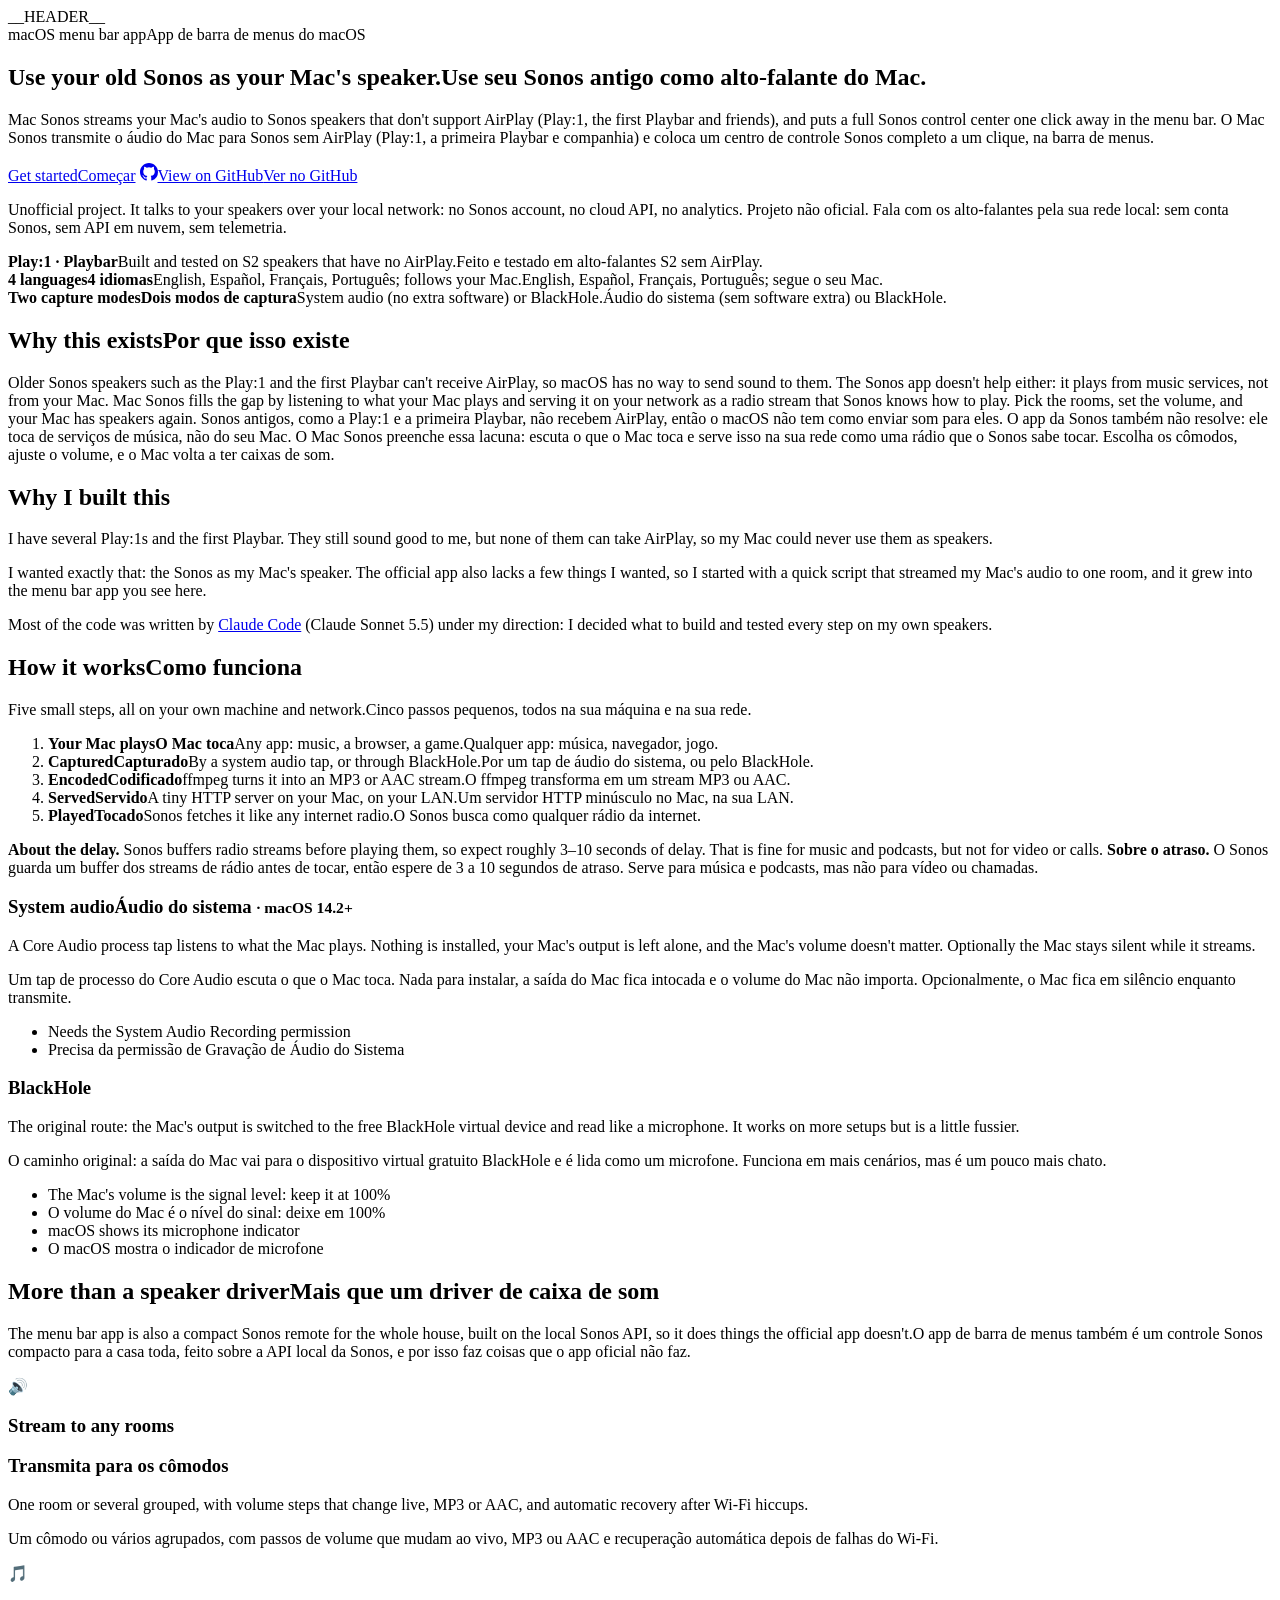
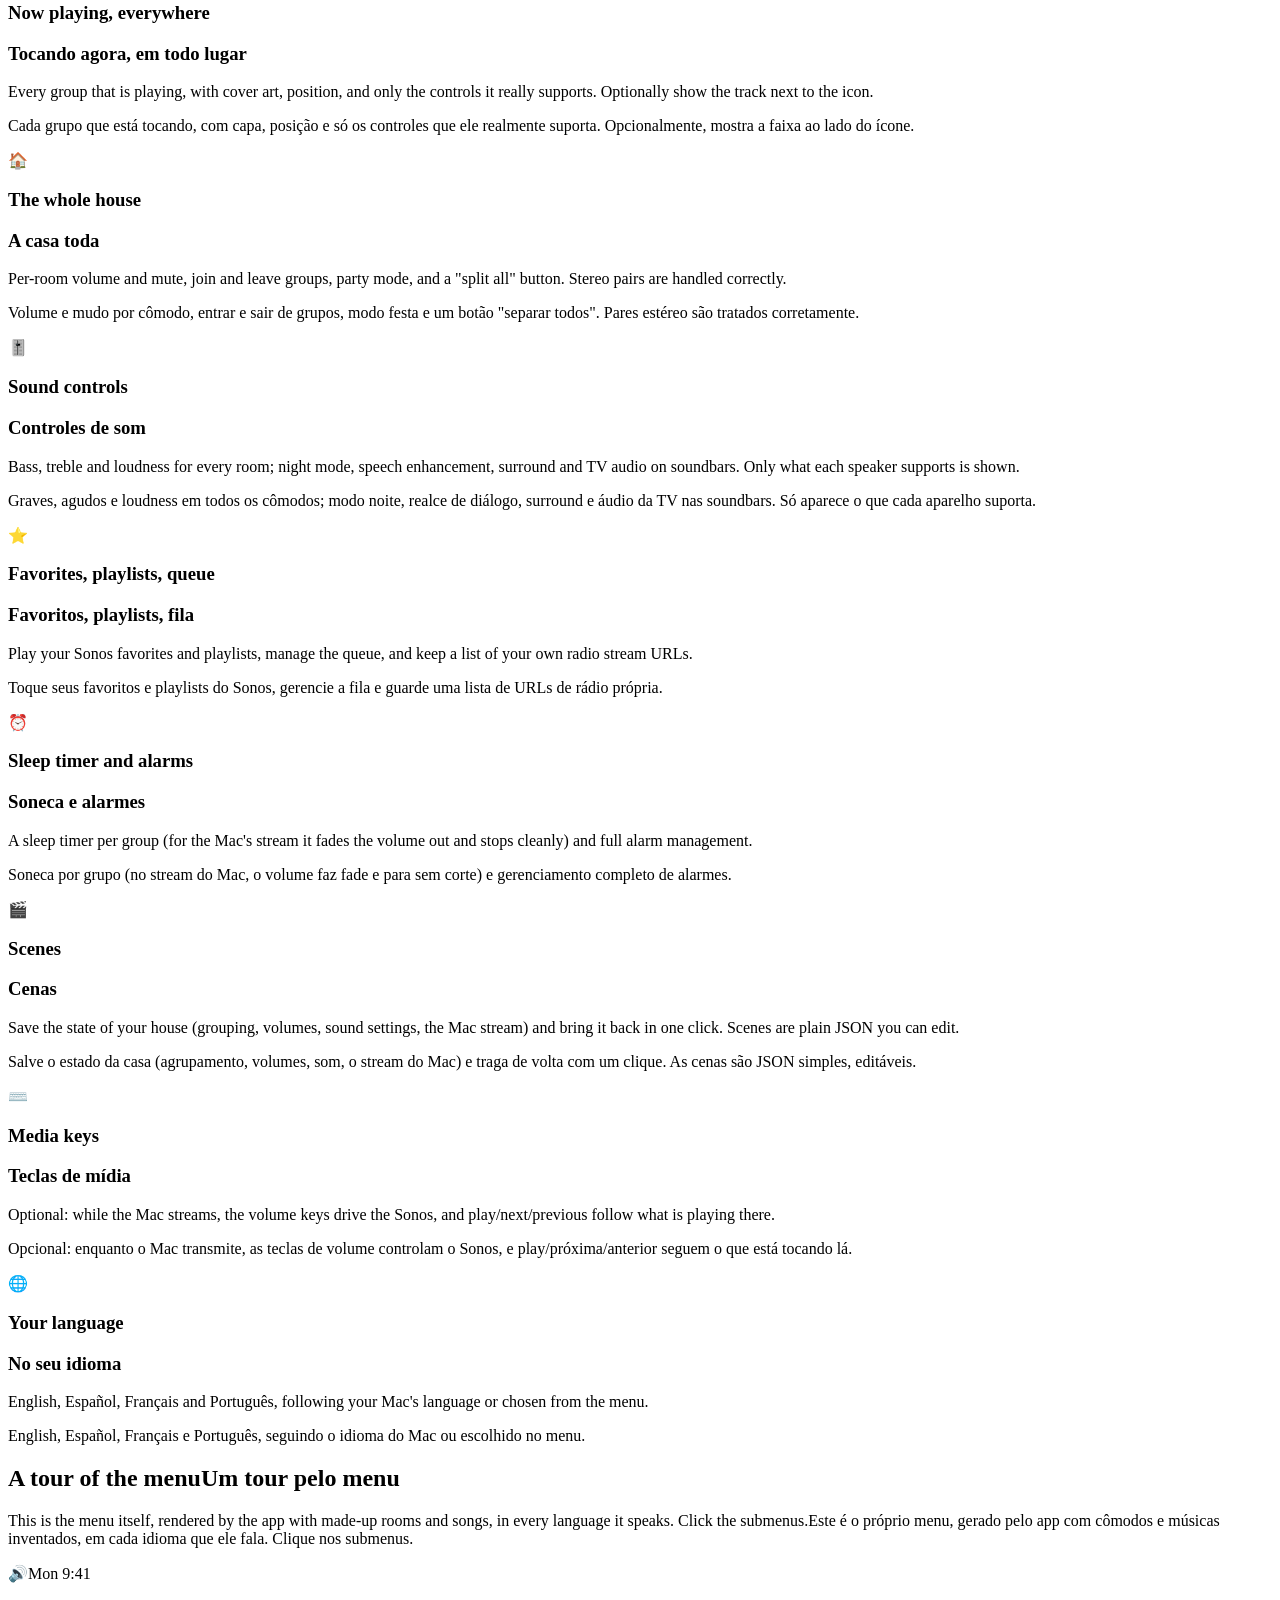
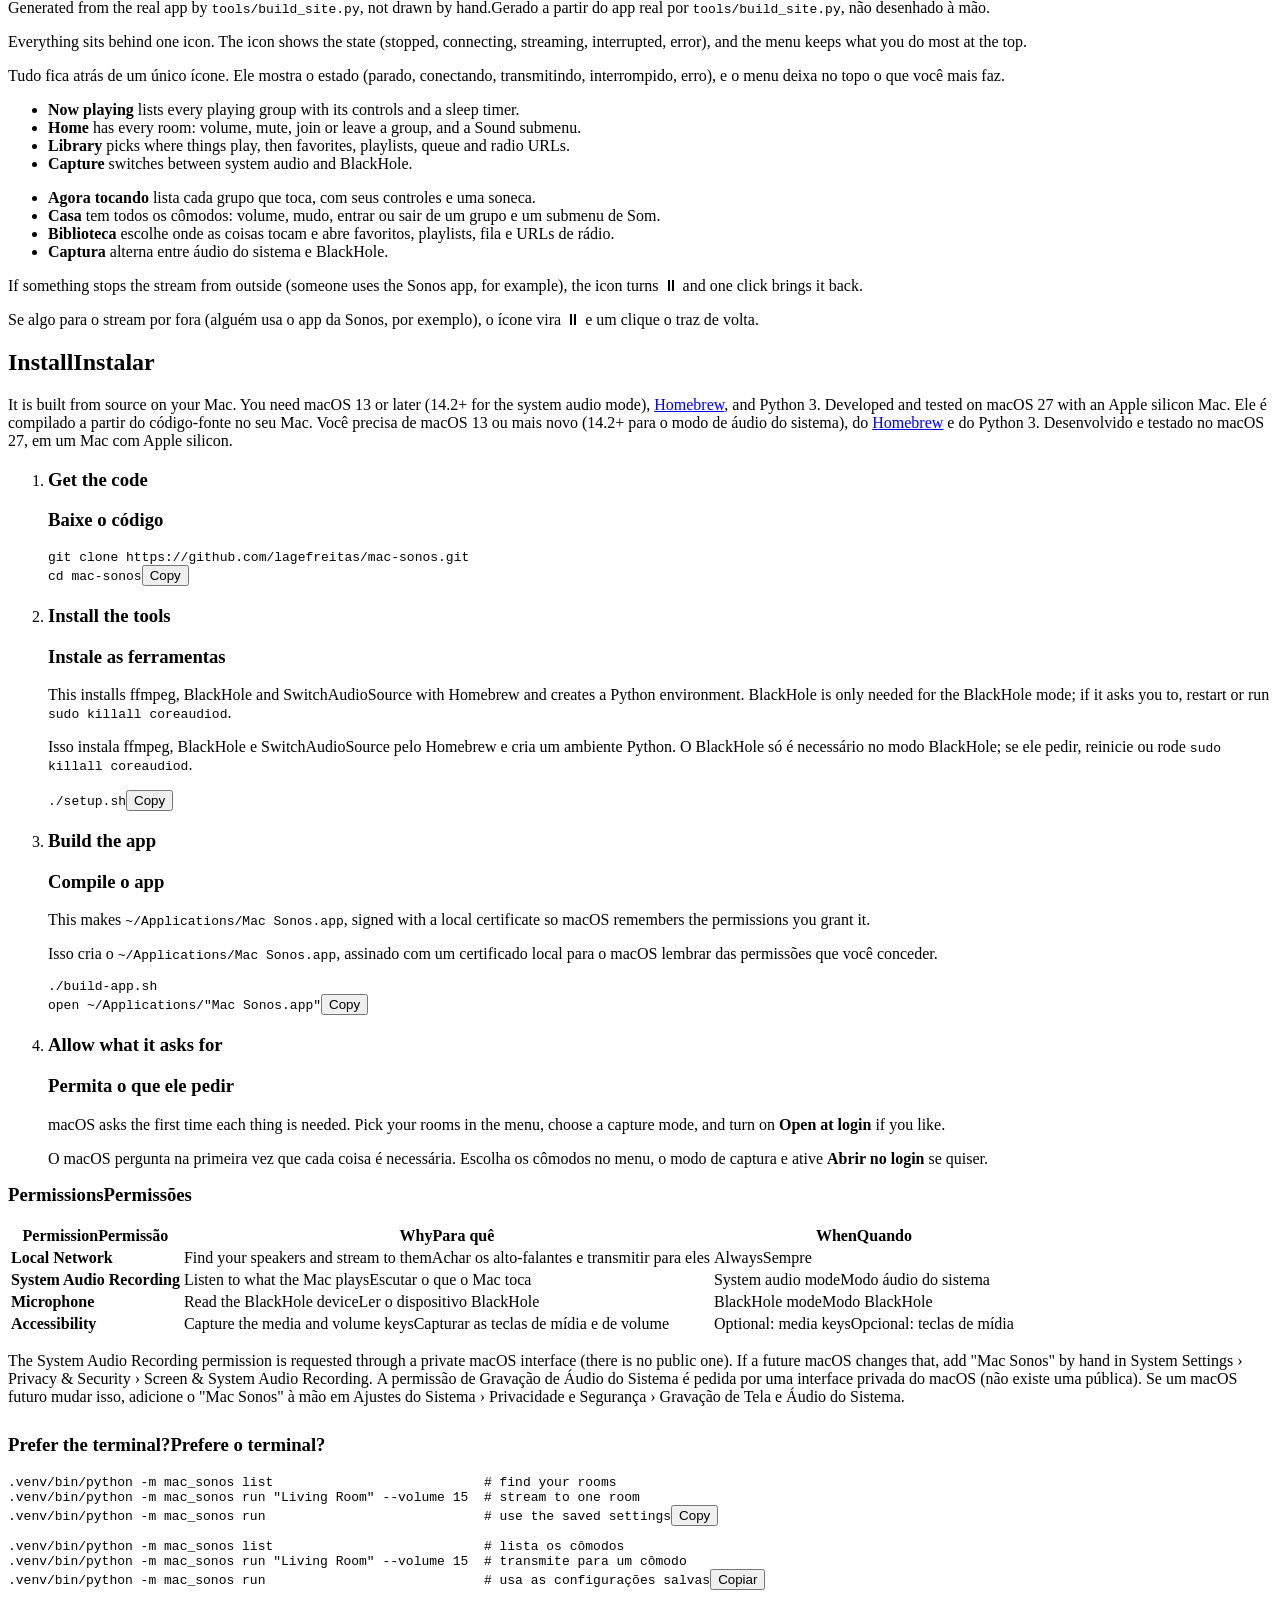
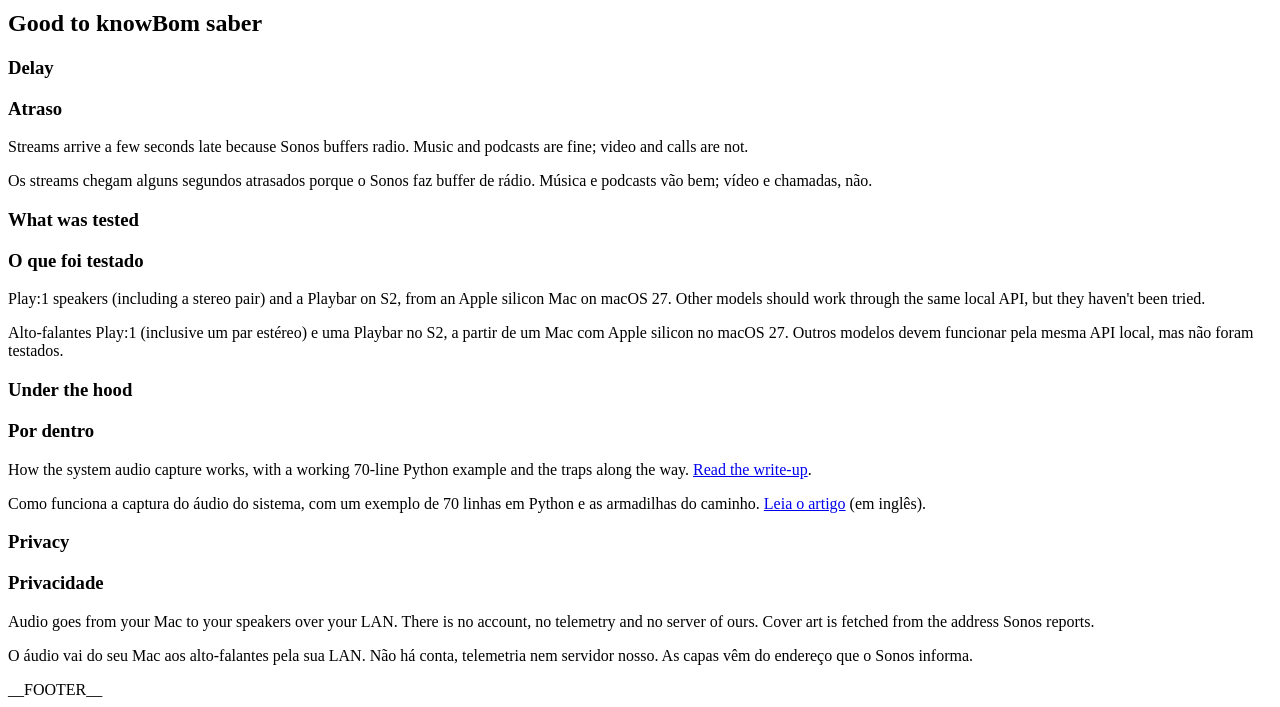
<file: tools/site/template.html>
<!doctype html>
<html lang="en" data-lang="en" data-title-en="Mac Sonos — use old Sonos speakers as your Mac's speaker" data-title-pt="Mac Sonos — use Sonos antigos como alto-falante do Mac">
<head>
<meta charset="utf-8">
<meta name="viewport" content="width=device-width, initial-scale=1">
<title>Mac Sonos — use old Sonos speakers as your Mac's speaker</title>
<meta name="description" content="A menu bar app that streams your Mac's audio to Sonos speakers without AirPlay (Play:1, Playbar and others), plus a full Sonos control center in the menu bar.">
<meta name="theme-color" content="#0b1020">
<link rel="canonical" href="https://lagefreitas.github.io/mac-sonos/">
<meta property="og:type" content="website">
<meta property="og:title" content="Mac Sonos">
<meta property="og:description" content="Use old Sonos speakers without AirPlay as your Mac's speaker, and control your whole Sonos from the menu bar.">
<meta property="og:url" content="https://lagefreitas.github.io/mac-sonos/">
<meta property="og:image" content="https://lagefreitas.github.io/mac-sonos/og.png">
<meta property="og:image:width" content="1200">
<meta property="og:image:height" content="630">
<meta property="og:image:alt" content="Mac Sonos: use your old Sonos as your Mac's speaker">
<meta name="twitter:card" content="summary_large_image">
<meta name="twitter:image" content="https://lagefreitas.github.io/mac-sonos/og.png">
<meta name="author" content="André Lage-Freitas">
<link rel="icon" href="data:image/svg+xml,%3Csvg xmlns='http://www.w3.org/2000/svg' viewBox='0 0 64 64'%3E%3Crect width='64' height='64' rx='14' fill='%230b1020'/%3E%3Cpath d='M16 26h8l10-9v30l-10-9h-8z' fill='%23fff'/%3E%3Cpath d='M42 24c4 4 4 12 0 16M48 18c7 7 7 21 0 28' fill='none' stroke='%237aa7ff' stroke-width='4' stroke-linecap='round'/%3E%3C/svg%3E">
<style>
__STYLE__
</style>
</head>
<body>

__HEADER__

<main id="top">

<section class="hero">
  <div class="wrap">
    <span class="eyebrow"><span lang="en">macOS menu bar app</span><span lang="pt">App de barra de menus do macOS</span></span>
    <h1><span lang="en">Use your old Sonos as your Mac's speaker.</span><span lang="pt">Use seu Sonos antigo como alto-falante do Mac.</span></h1>
    <p class="lead">
      <span lang="en">Mac Sonos streams your Mac's audio to Sonos speakers that don't support AirPlay (Play:1, the first Playbar and friends), and puts a full Sonos control center one click away in the menu bar.</span>
      <span lang="pt">O Mac Sonos transmite o áudio do Mac para Sonos sem AirPlay (Play:1, a primeira Playbar e companhia) e coloca um centro de controle Sonos completo a um clique, na barra de menus.</span>
    </p>
    <div class="cta">
      <a class="btn primary" href="#install"><span lang="en">Get started</span><span lang="pt">Começar</span></a>
      <a class="btn" href="https://github.com/lagefreitas/mac-sonos"><svg width="18" height="18" viewBox="0 0 16 16" fill="currentColor" aria-hidden="true"><path d="M8 0C3.58 0 0 3.58 0 8c0 3.54 2.29 6.53 5.47 7.59.4.07.55-.17.55-.38 0-.19-.01-.82-.01-1.49-2.01.37-2.53-.49-2.69-.94-.09-.23-.48-.94-.82-1.13-.28-.15-.68-.52-.01-.53.63-.01 1.08.58 1.23.82.72 1.21 1.87.87 2.33.66.07-.52.28-.87.51-1.07-1.78-.2-3.64-.89-3.64-3.95 0-.87.31-1.59.82-2.15-.08-.2-.36-1.02.08-2.12 0 0 .67-.21 2.2.82a7.6 7.6 0 0 1 4 0c1.53-1.04 2.2-.82 2.2-.82.44 1.1.16 1.92.08 2.12.51.56.82 1.27.82 2.15 0 3.07-1.87 3.75-3.65 3.95.29.25.54.73.54 1.48 0 1.07-.01 1.93-.01 2.2 0 .21.15.46.55.38A8.01 8.01 0 0 0 16 8c0-4.42-3.58-8-8-8z"/></svg><span lang="en">View on GitHub</span><span lang="pt">Ver no GitHub</span></a>
    </div>
    <p class="fine">
      <span lang="en">Unofficial project. It talks to your speakers over your local network: no Sonos account, no cloud API, no analytics.</span>
      <span lang="pt">Projeto não oficial. Fala com os alto-falantes pela sua rede local: sem conta Sonos, sem API em nuvem, sem telemetria.</span>
    </p>
    <div class="facts">
      <div class="fact"><b>Play:1 · Playbar</b><span lang="en">Built and tested on S2 speakers that have no AirPlay.</span><span lang="pt">Feito e testado em alto-falantes S2 sem AirPlay.</span></div>
      <div class="fact"><b lang="en">4 languages</b><b lang="pt">4 idiomas</b><span lang="en">English, Español, Français, Português; follows your Mac.</span><span lang="pt">English, Español, Français, Português; segue o seu Mac.</span></div>
      <div class="fact"><b lang="en">Two capture modes</b><b lang="pt">Dois modos de captura</b><span lang="en">System audio (no extra software) or BlackHole.</span><span lang="pt">Áudio do sistema (sem software extra) ou BlackHole.</span></div>
    </div>
  </div>
</section>

<section id="why" class="alt">
  <div class="wrap">
    <h2><span lang="en">Why this exists</span><span lang="pt">Por que isso existe</span></h2>
    <p class="sub">
      <span lang="en">Older Sonos speakers such as the Play:1 and the first Playbar can't receive AirPlay, so macOS has no way to send sound to them. The Sonos app doesn't help either: it plays from music services, not from your Mac. Mac Sonos fills the gap by listening to what your Mac plays and serving it on your network as a radio stream that Sonos knows how to play. Pick the rooms, set the volume, and your Mac has speakers again.</span>
      <span lang="pt">Sonos antigos, como a Play:1 e a primeira Playbar, não recebem AirPlay, então o macOS não tem como enviar som para eles. O app da Sonos também não resolve: ele toca de serviços de música, não do seu Mac. O Mac Sonos preenche essa lacuna: escuta o que o Mac toca e serve isso na sua rede como uma rádio que o Sonos sabe tocar. Escolha os cômodos, ajuste o volume, e o Mac volta a ter caixas de som.</span>
    </p>
  </div>
</section>

<section id="story">
  <div class="wrap">
    <h2 class="keep" lang="en">Why I built this</h2>
    <div class="story keep" lang="en">
      <p>I have several Play:1s and the first Playbar. They still sound good to me, but none of them can take AirPlay, so my Mac could never use them as speakers.</p>
      <p>I wanted exactly that: the Sonos as my Mac's speaker. The official app also lacks a few things I wanted, so I started with a quick script that streamed my Mac's audio to one room, and it grew into the menu bar app you see here.</p>
      <p>Most of the code was written by <a href="https://claude.com/claude-code">Claude Code</a> (Claude Sonnet 5.5) under my direction: I decided what to build and tested every step on my own speakers.</p>
    </div>
  </div>
</section>

<section id="how">
  <div class="wrap">
    <h2><span lang="en">How it works</span><span lang="pt">Como funciona</span></h2>
    <p class="sub"><span lang="en">Five small steps, all on your own machine and network.</span><span lang="pt">Cinco passos pequenos, todos na sua máquina e na sua rede.</span></p>
    <ol class="flow">
      <li><b lang="en">Your Mac plays</b><b lang="pt">O Mac toca</b><span lang="en">Any app: music, a browser, a game.</span><span lang="pt">Qualquer app: música, navegador, jogo.</span></li>
      <li><b lang="en">Captured</b><b lang="pt">Capturado</b><span lang="en">By a system audio tap, or through BlackHole.</span><span lang="pt">Por um tap de áudio do sistema, ou pelo BlackHole.</span></li>
      <li><b lang="en">Encoded</b><b lang="pt">Codificado</b><span lang="en">ffmpeg turns it into an MP3 or AAC stream.</span><span lang="pt">O ffmpeg transforma em um stream MP3 ou AAC.</span></li>
      <li><b lang="en">Served</b><b lang="pt">Servido</b><span lang="en">A tiny HTTP server on your Mac, on your LAN.</span><span lang="pt">Um servidor HTTP minúsculo no Mac, na sua LAN.</span></li>
      <li><b lang="en">Played</b><b lang="pt">Tocado</b><span lang="en">Sonos fetches it like any internet radio.</span><span lang="pt">O Sonos busca como qualquer rádio da internet.</span></li>
    </ol>
    <div class="note">
      <span lang="en"><b>About the delay.</b> Sonos buffers radio streams before playing them, so expect roughly 3–10 seconds of delay. That is fine for music and podcasts, but not for video or calls.</span>
      <span lang="pt"><b>Sobre o atraso.</b> O Sonos guarda um buffer dos streams de rádio antes de tocar, então espere de 3 a 10 segundos de atraso. Serve para música e podcasts, mas não para vídeo ou chamadas.</span>
    </div>
    <div class="two">
      <div class="card">
        <h3><span lang="en">System audio</span><span lang="pt">Áudio do sistema</span> <small>· macOS 14.2+</small></h3>
        <p lang="en">A Core Audio process tap listens to what the Mac plays. Nothing is installed, your Mac's output is left alone, and the Mac's volume doesn't matter. Optionally the Mac stays silent while it streams.</p>
        <p lang="pt">Um tap de processo do Core Audio escuta o que o Mac toca. Nada para instalar, a saída do Mac fica intocada e o volume do Mac não importa. Opcionalmente, o Mac fica em silêncio enquanto transmite.</p>
        <ul class="tight">
          <li lang="en">Needs the System Audio Recording permission</li><li lang="pt">Precisa da permissão de Gravação de Áudio do Sistema</li>
        </ul>
      </div>
      <div class="card">
        <h3>BlackHole</h3>
        <p lang="en">The original route: the Mac's output is switched to the free BlackHole virtual device and read like a microphone. It works on more setups but is a little fussier.</p>
        <p lang="pt">O caminho original: a saída do Mac vai para o dispositivo virtual gratuito BlackHole e é lida como um microfone. Funciona em mais cenários, mas é um pouco mais chato.</p>
        <ul class="tight">
          <li lang="en">The Mac's volume is the signal level: keep it at 100%</li><li lang="pt">O volume do Mac é o nível do sinal: deixe em 100%</li>
          <li lang="en">macOS shows its microphone indicator</li><li lang="pt">O macOS mostra o indicador de microfone</li>
        </ul>
      </div>
    </div>
  </div>
</section>

<section id="features" class="alt">
  <div class="wrap">
    <h2><span lang="en">More than a speaker driver</span><span lang="pt">Mais que um driver de caixa de som</span></h2>
    <p class="sub"><span lang="en">The menu bar app is also a compact Sonos remote for the whole house, built on the local Sonos API, so it does things the official app doesn't.</span><span lang="pt">O app de barra de menus também é um controle Sonos compacto para a casa toda, feito sobre a API local da Sonos, e por isso faz coisas que o app oficial não faz.</span></p>
    <div class="grid">
      <div class="card"><div class="ic">🔊</div><h3 lang="en">Stream to any rooms</h3><h3 lang="pt">Transmita para os cômodos</h3><p lang="en">One room or several grouped, with volume steps that change live, MP3 or AAC, and automatic recovery after Wi-Fi hiccups.</p><p lang="pt">Um cômodo ou vários agrupados, com passos de volume que mudam ao vivo, MP3 ou AAC e recuperação automática depois de falhas do Wi-Fi.</p></div>
      <div class="card"><div class="ic">🎵</div><h3 lang="en">Now playing, everywhere</h3><h3 lang="pt">Tocando agora, em todo lugar</h3><p lang="en">Every group that is playing, with cover art, position, and only the controls it really supports. Optionally show the track next to the icon.</p><p lang="pt">Cada grupo que está tocando, com capa, posição e só os controles que ele realmente suporta. Opcionalmente, mostra a faixa ao lado do ícone.</p></div>
      <div class="card"><div class="ic">🏠</div><h3 lang="en">The whole house</h3><h3 lang="pt">A casa toda</h3><p lang="en">Per-room volume and mute, join and leave groups, party mode, and a "split all" button. Stereo pairs are handled correctly.</p><p lang="pt">Volume e mudo por cômodo, entrar e sair de grupos, modo festa e um botão "separar todos". Pares estéreo são tratados corretamente.</p></div>
      <div class="card"><div class="ic">🎚️</div><h3 lang="en">Sound controls</h3><h3 lang="pt">Controles de som</h3><p lang="en">Bass, treble and loudness for every room; night mode, speech enhancement, surround and TV audio on soundbars. Only what each speaker supports is shown.</p><p lang="pt">Graves, agudos e loudness em todos os cômodos; modo noite, realce de diálogo, surround e áudio da TV nas soundbars. Só aparece o que cada aparelho suporta.</p></div>
      <div class="card"><div class="ic">⭐</div><h3 lang="en">Favorites, playlists, queue</h3><h3 lang="pt">Favoritos, playlists, fila</h3><p lang="en">Play your Sonos favorites and playlists, manage the queue, and keep a list of your own radio stream URLs.</p><p lang="pt">Toque seus favoritos e playlists do Sonos, gerencie a fila e guarde uma lista de URLs de rádio própria.</p></div>
      <div class="card"><div class="ic">⏰</div><h3 lang="en">Sleep timer and alarms</h3><h3 lang="pt">Soneca e alarmes</h3><p lang="en">A sleep timer per group (for the Mac's stream it fades the volume out and stops cleanly) and full alarm management.</p><p lang="pt">Soneca por grupo (no stream do Mac, o volume faz fade e para sem corte) e gerenciamento completo de alarmes.</p></div>
      <div class="card"><div class="ic">🎬</div><h3 lang="en">Scenes</h3><h3 lang="pt">Cenas</h3><p lang="en">Save the state of your house (grouping, volumes, sound settings, the Mac stream) and bring it back in one click. Scenes are plain JSON you can edit.</p><p lang="pt">Salve o estado da casa (agrupamento, volumes, som, o stream do Mac) e traga de volta com um clique. As cenas são JSON simples, editáveis.</p></div>
      <div class="card"><div class="ic">⌨️</div><h3 lang="en">Media keys</h3><h3 lang="pt">Teclas de mídia</h3><p lang="en">Optional: while the Mac streams, the volume keys drive the Sonos, and play/next/previous follow what is playing there.</p><p lang="pt">Opcional: enquanto o Mac transmite, as teclas de volume controlam o Sonos, e play/próxima/anterior seguem o que está tocando lá.</p></div>
      <div class="card"><div class="ic">🌐</div><h3 lang="en">Your language</h3><h3 lang="pt">No seu idioma</h3><p lang="en">English, Español, Français and Português, following your Mac's language or chosen from the menu.</p><p lang="pt">English, Español, Français e Português, seguindo o idioma do Mac ou escolhido no menu.</p></div>
    </div>
  </div>
</section>

<section id="tour">
  <div class="wrap">
    <h2><span lang="en">A tour of the menu</span><span lang="pt">Um tour pelo menu</span></h2>
    <p class="sub"><span lang="en">This is the menu itself, rendered by the app with made-up rooms and songs, in every language it speaks. Click the submenus.</span><span lang="pt">Este é o próprio menu, gerado pelo app com cômodos e músicas inventados, em cada idioma que ele fala. Clique nos submenus.</span></p>
    <div class="tour">
      <div>
        <div class="tabs" role="tablist" aria-label="Menu language" id="tourtabs"></div>
        <div class="menubar" aria-hidden="true"><span class="item" id="tourIcon">🔊</span><span>Mon 9:41</span></div>
        <div class="menu" id="tourmenu"></div>
        <p class="caption"><span lang="en">Generated from the real app by <code>tools/build_site.py</code>, not drawn by hand.</span><span lang="pt">Gerado a partir do app real por <code>tools/build_site.py</code>, não desenhado à mão.</span></p>
      </div>
      <div class="tourtext">
        <p lang="en">Everything sits behind one icon. The icon shows the state (stopped, connecting, streaming, interrupted, error), and the menu keeps what you do most at the top.</p>
        <p lang="pt">Tudo fica atrás de um único ícone. Ele mostra o estado (parado, conectando, transmitindo, interrompido, erro), e o menu deixa no topo o que você mais faz.</p>
        <ul lang="en">
          <li><b>Now playing</b> lists every playing group with its controls and a sleep timer.</li>
          <li><b>Home</b> has every room: volume, mute, join or leave a group, and a Sound submenu.</li>
          <li><b>Library</b> picks where things play, then favorites, playlists, queue and radio URLs.</li>
          <li><b>Capture</b> switches between system audio and BlackHole.</li>
        </ul>
        <ul lang="pt">
          <li><b>Agora tocando</b> lista cada grupo que toca, com seus controles e uma soneca.</li>
          <li><b>Casa</b> tem todos os cômodos: volume, mudo, entrar ou sair de um grupo e um submenu de Som.</li>
          <li><b>Biblioteca</b> escolhe onde as coisas tocam e abre favoritos, playlists, fila e URLs de rádio.</li>
          <li><b>Captura</b> alterna entre áudio do sistema e BlackHole.</li>
        </ul>
        <p lang="en">If something stops the stream from outside (someone uses the Sonos app, for example), the icon turns ⏸ and one click brings it back.</p>
        <p lang="pt">Se algo para o stream por fora (alguém usa o app da Sonos, por exemplo), o ícone vira ⏸ e um clique o traz de volta.</p>
      </div>
    </div>
  </div>
</section>

<section id="install" class="alt">
  <div class="wrap">
    <h2><span lang="en">Install</span><span lang="pt">Instalar</span></h2>
    <p class="sub">
      <span lang="en">It is built from source on your Mac. You need macOS 13 or later (14.2+ for the system audio mode), <a href="https://brew.sh">Homebrew</a>, and Python 3. Developed and tested on macOS 27 with an Apple silicon Mac.</span>
      <span lang="pt">Ele é compilado a partir do código-fonte no seu Mac. Você precisa de macOS 13 ou mais novo (14.2+ para o modo de áudio do sistema), do <a href="https://brew.sh">Homebrew</a> e do Python 3. Desenvolvido e testado no macOS 27, em um Mac com Apple silicon.</span>
    </p>
    <ol class="steps">
      <li>
        <h3 lang="en">Get the code</h3><h3 lang="pt">Baixe o código</h3>
        <pre><code>git clone https://github.com/lagefreitas/mac-sonos.git
cd mac-sonos</code><button class="copy" type="button" data-copy>Copy</button></pre>
      </li>
      <li>
        <h3 lang="en">Install the tools</h3><h3 lang="pt">Instale as ferramentas</h3>
        <p lang="en">This installs ffmpeg, BlackHole and SwitchAudioSource with Homebrew and creates a Python environment. BlackHole is only needed for the BlackHole mode; if it asks you to, restart or run <code>sudo killall coreaudiod</code>.</p>
        <p lang="pt">Isso instala ffmpeg, BlackHole e SwitchAudioSource pelo Homebrew e cria um ambiente Python. O BlackHole só é necessário no modo BlackHole; se ele pedir, reinicie ou rode <code>sudo killall coreaudiod</code>.</p>
        <pre><code>./setup.sh</code><button class="copy" type="button" data-copy>Copy</button></pre>
      </li>
      <li>
        <h3 lang="en">Build the app</h3><h3 lang="pt">Compile o app</h3>
        <p lang="en">This makes <code>~/Applications/Mac Sonos.app</code>, signed with a local certificate so macOS remembers the permissions you grant it.</p>
        <p lang="pt">Isso cria o <code>~/Applications/Mac Sonos.app</code>, assinado com um certificado local para o macOS lembrar das permissões que você conceder.</p>
        <pre><code>./build-app.sh
open ~/Applications/"Mac Sonos.app"</code><button class="copy" type="button" data-copy>Copy</button></pre>
      </li>
      <li>
        <h3 lang="en">Allow what it asks for</h3><h3 lang="pt">Permita o que ele pedir</h3>
        <p lang="en">macOS asks the first time each thing is needed. Pick your rooms in the menu, choose a capture mode, and turn on <b>Open at login</b> if you like.</p>
        <p lang="pt">O macOS pergunta na primeira vez que cada coisa é necessária. Escolha os cômodos no menu, o modo de captura e ative <b>Abrir no login</b> se quiser.</p>
      </li>
    </ol>

    <h3 style="margin-top:8px"><span lang="en">Permissions</span><span lang="pt">Permissões</span></h3>
    <div class="tablewrap"><table>
      <thead><tr><th><span lang="en">Permission</span><span lang="pt">Permissão</span></th><th><span lang="en">Why</span><span lang="pt">Para quê</span></th><th><span lang="en">When</span><span lang="pt">Quando</span></th></tr></thead>
      <tbody>
        <tr><td><b>Local Network</b></td><td><span lang="en">Find your speakers and stream to them</span><span lang="pt">Achar os alto-falantes e transmitir para eles</span></td><td><span lang="en">Always</span><span lang="pt">Sempre</span></td></tr>
        <tr><td><b>System Audio Recording</b></td><td><span lang="en">Listen to what the Mac plays</span><span lang="pt">Escutar o que o Mac toca</span></td><td><span lang="en">System audio mode</span><span lang="pt">Modo áudio do sistema</span></td></tr>
        <tr><td><b>Microphone</b></td><td><span lang="en">Read the BlackHole device</span><span lang="pt">Ler o dispositivo BlackHole</span></td><td><span lang="en">BlackHole mode</span><span lang="pt">Modo BlackHole</span></td></tr>
        <tr><td><b>Accessibility</b></td><td><span lang="en">Capture the media and volume keys</span><span lang="pt">Capturar as teclas de mídia e de volume</span></td><td><span lang="en">Optional: media keys</span><span lang="pt">Opcional: teclas de mídia</span></td></tr>
      </tbody>
    </table></div>
    <p class="caption">
      <span lang="en">The System Audio Recording permission is requested through a private macOS interface (there is no public one). If a future macOS changes that, add "Mac Sonos" by hand in System Settings › Privacy &amp; Security › Screen &amp; System Audio Recording.</span>
      <span lang="pt">A permissão de Gravação de Áudio do Sistema é pedida por uma interface privada do macOS (não existe uma pública). Se um macOS futuro mudar isso, adicione o "Mac Sonos" à mão em Ajustes do Sistema › Privacidade e Segurança › Gravação de Tela e Áudio do Sistema.</span>
    </p>

    <h3 style="margin-top:28px"><span lang="en">Prefer the terminal?</span><span lang="pt">Prefere o terminal?</span></h3>
    <pre lang="en"><code>.venv/bin/python -m mac_sonos list                           # find your rooms
.venv/bin/python -m mac_sonos run "Living Room" --volume 15  # stream to one room
.venv/bin/python -m mac_sonos run                            # use the saved settings</code><button class="copy" type="button" data-copy>Copy</button></pre>
    <pre lang="pt"><code>.venv/bin/python -m mac_sonos list                           # lista os cômodos
.venv/bin/python -m mac_sonos run "Living Room" --volume 15  # transmite para um cômodo
.venv/bin/python -m mac_sonos run                            # usa as configurações salvas</code><button class="copy" type="button" data-copy>Copiar</button></pre>
  </div>
</section>

<section id="notes">
  <div class="wrap">
    <h2><span lang="en">Good to know</span><span lang="pt">Bom saber</span></h2>
    <div class="grid">
      <div class="card"><h3 lang="en">Delay</h3><h3 lang="pt">Atraso</h3><p lang="en">Streams arrive a few seconds late because Sonos buffers radio. Music and podcasts are fine; video and calls are not.</p><p lang="pt">Os streams chegam alguns segundos atrasados porque o Sonos faz buffer de rádio. Música e podcasts vão bem; vídeo e chamadas, não.</p></div>
      <div class="card"><h3 lang="en">What was tested</h3><h3 lang="pt">O que foi testado</h3><p lang="en">Play:1 speakers (including a stereo pair) and a Playbar on S2, from an Apple silicon Mac on macOS 27. Other models should work through the same local API, but they haven't been tried.</p><p lang="pt">Alto-falantes Play:1 (inclusive um par estéreo) e uma Playbar no S2, a partir de um Mac com Apple silicon no macOS 27. Outros modelos devem funcionar pela mesma API local, mas não foram testados.</p></div>
      <div class="card"><h3 lang="en">Under the hood</h3><h3 lang="pt">Por dentro</h3><p lang="en">How the system audio capture works, with a working 70-line Python example and the traps along the way. <a href="__ROOT__articles/core-audio-tap-from-python/">Read the write-up</a>.</p><p lang="pt">Como funciona a captura do áudio do sistema, com um exemplo de 70 linhas em Python e as armadilhas do caminho. <a href="__ROOT__articles/core-audio-tap-from-python/">Leia o artigo</a> (em inglês).</p></div>
      <div class="card"><h3 lang="en">Privacy</h3><h3 lang="pt">Privacidade</h3><p lang="en">Audio goes from your Mac to your speakers over your LAN. There is no account, no telemetry and no server of ours. Cover art is fetched from the address Sonos reports.</p><p lang="pt">O áudio vai do seu Mac aos alto-falantes pela sua LAN. Não há conta, telemetria nem servidor nosso. As capas vêm do endereço que o Sonos informa.</p></div>
    </div>
  </div>
</section>

</main>

__FOOTER__

<script>
const MENUS = __MENUS__;
const LANG_NAMES = {en: "English", es: "Español", fr: "Français", pt: "Português"};

__COMMON_JS__

/* menu tour: the app's real menu tree, in the chosen menu language */
(function () {
  const tabs = document.getElementById("tourtabs");
  const menu = document.getElementById("tourmenu");
  const icon = document.getElementById("tourIcon");

  function row(node) {
    const li = document.createElement("li");
    if (node.separator) { li.appendChild(document.createElement("hr")); return li; }
    const label = document.createElement("span");
    label.textContent = node.title;
    const check = document.createElement("span");
    check.className = "check";
    check.textContent = node.checked ? "✓" : "";
    if (node.children && node.children.length) {
      const details = document.createElement("details");
      const summary = document.createElement("summary");
      summary.append(check, label);
      const ul = document.createElement("ul");
      node.children.forEach(function (child) { ul.appendChild(row(child)); });
      details.append(summary, ul);
      li.appendChild(details);
    } else {
      const div = document.createElement("div");
      div.className = "row";
      div.append(check, label);
      li.appendChild(div);
    }
    return li;
  }

  function show(lang) {
    tabs.querySelectorAll(".tab").forEach(function (t) { t.setAttribute("aria-selected", String(t.dataset.lang === lang)); });
    const ul = document.createElement("ul");
    MENUS[lang].items.forEach(function (n) { ul.appendChild(row(n)); });
    menu.replaceChildren(ul);
    icon.textContent = MENUS[lang].icon;
  }

  Object.keys(MENUS).forEach(function (lang) {
    const b = document.createElement("button");
    b.className = "tab"; b.type = "button"; b.setAttribute("role", "tab"); b.dataset.lang = lang;
    b.textContent = LANG_NAMES[lang] || lang;
    b.addEventListener("click", function () { show(lang); });
    tabs.appendChild(b);
  });
  show("en");
})();
</script>
</body>
</html>
</file>
